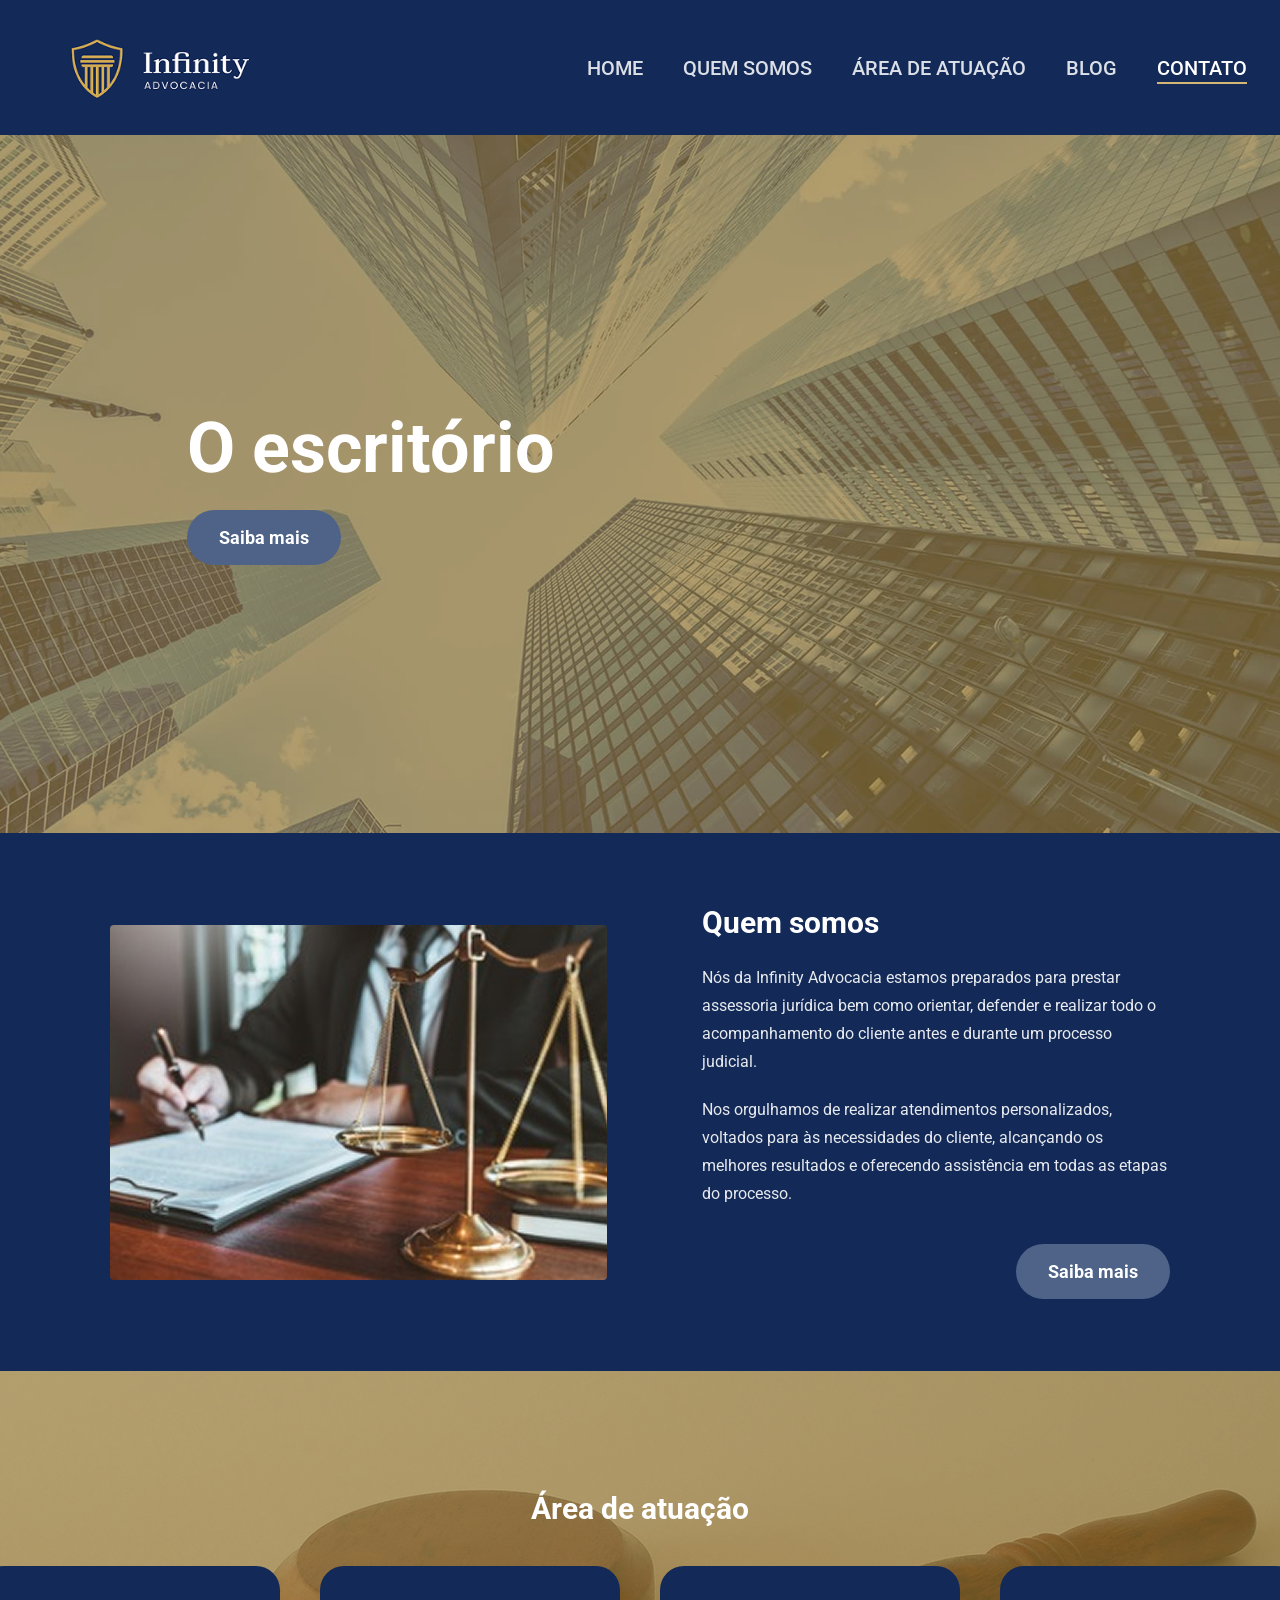
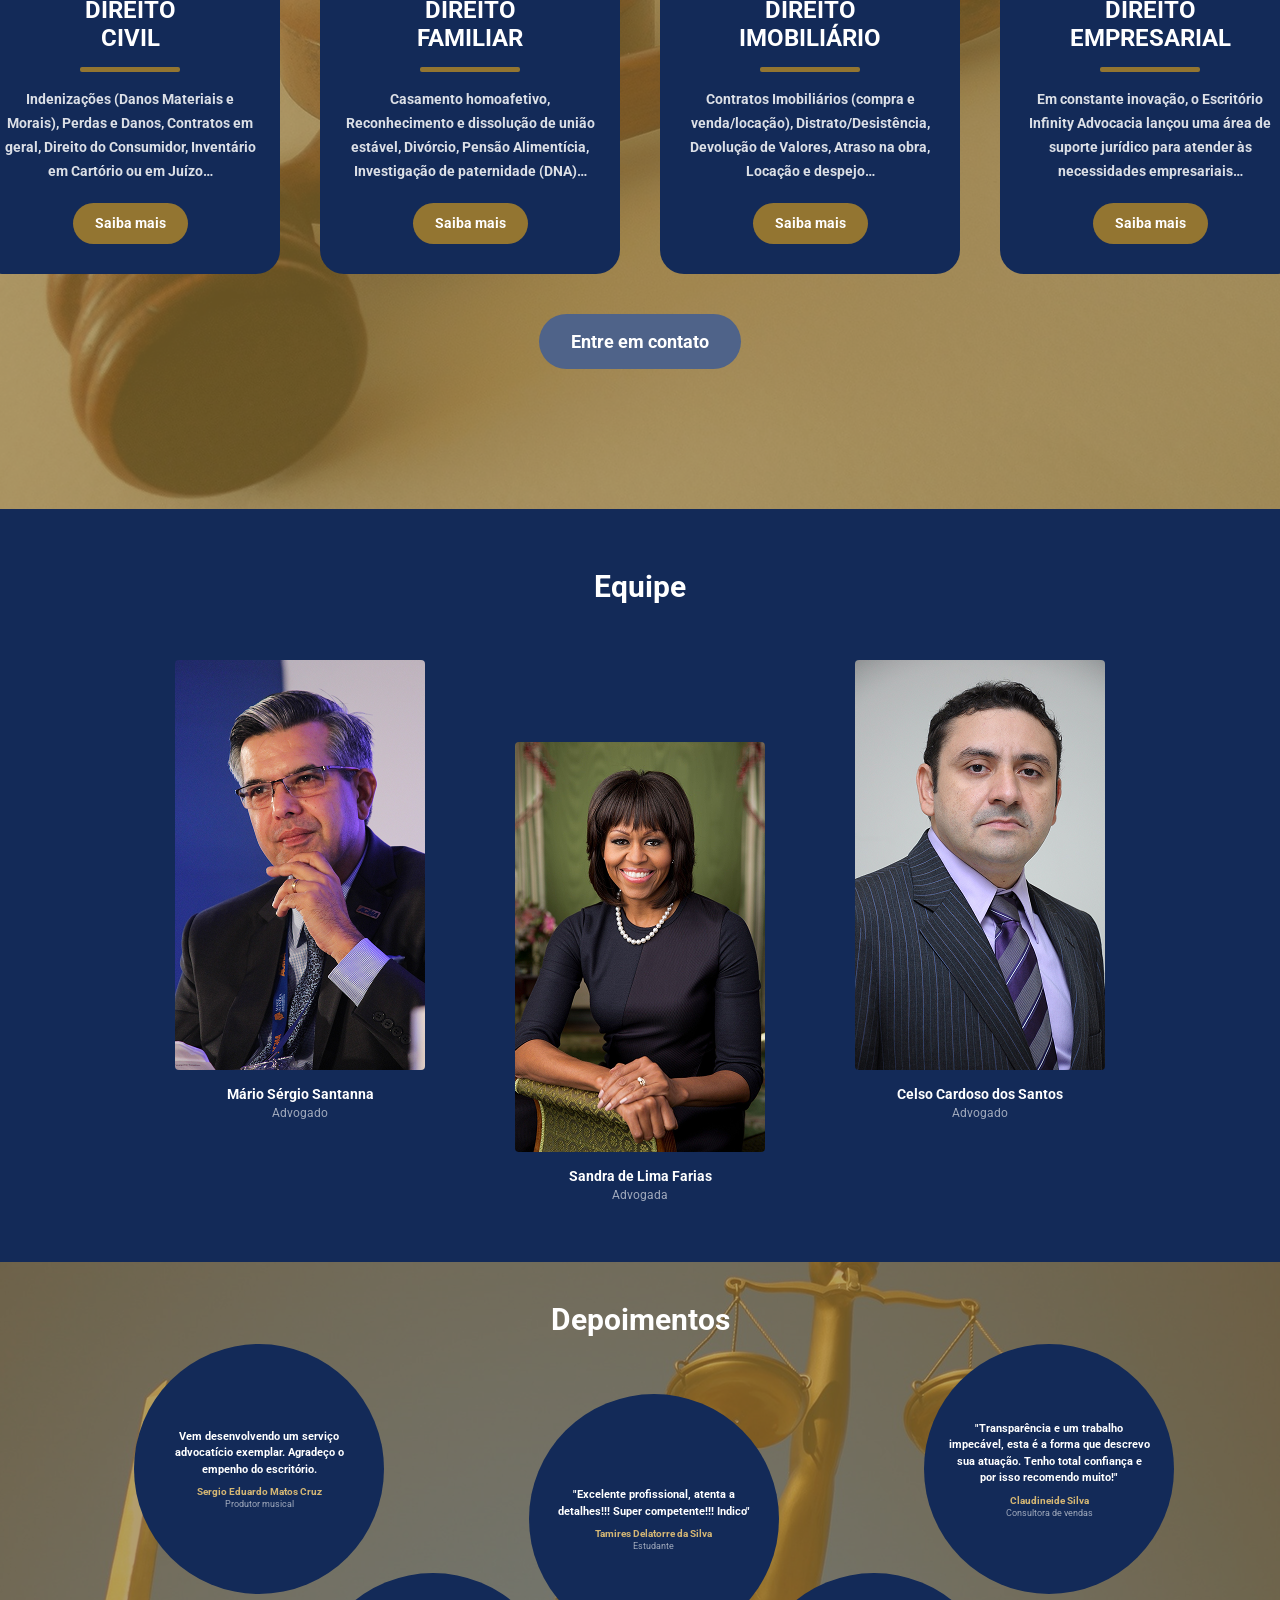
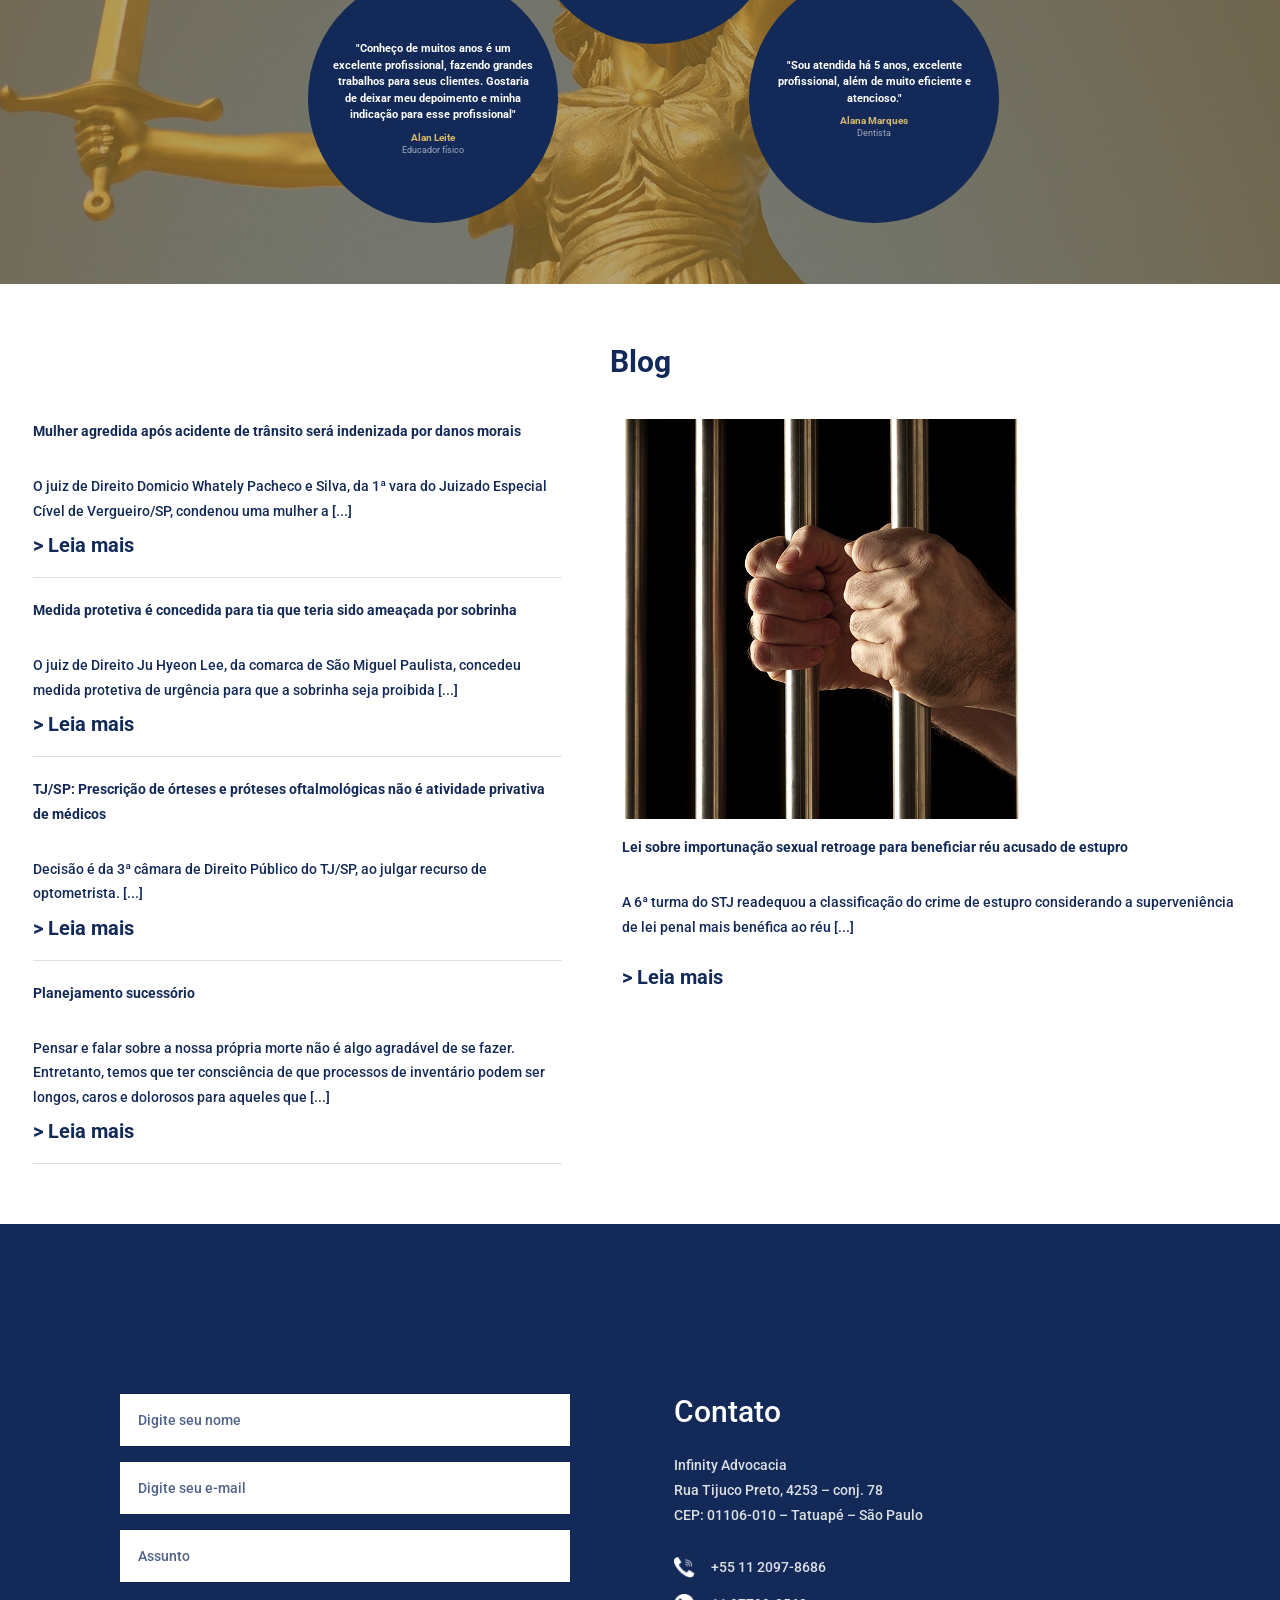
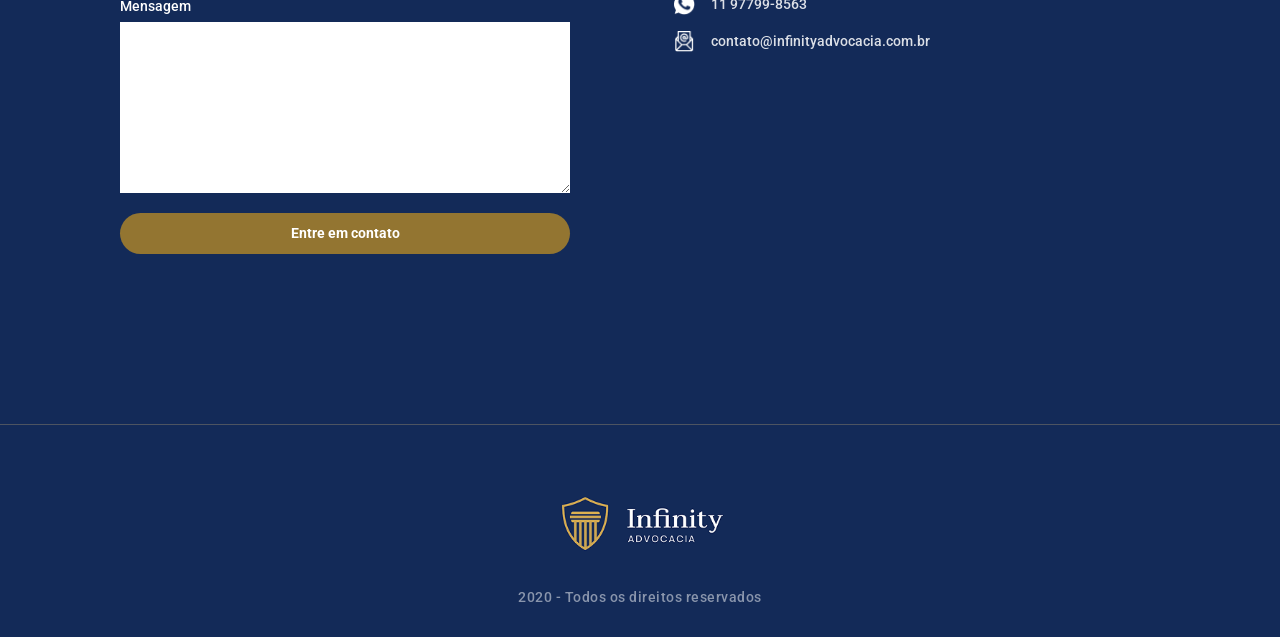
<file: index.html>
<!DOCTYPE html>
<html lang="pt-BR">
<head>
  <meta charset="UTF-8" />
  <meta name="viewport" content="width=device-width, initial-scale=1.0" />
  <title>Infinity Advocacia</title>
  <link rel="preconnect" href="https://fonts.googleapis.com" />
  <link rel="preconnect" href="https://fonts.gstatic.com" crossorigin />
  <link href="https://fonts.googleapis.com/css2?family=Roboto:wght@400;500;700&display=swap" rel="stylesheet" />
  <link rel="stylesheet" href="css/style.css" />
</head>
<body>

  <!-- ═══════════════════════════════════════
       HEADER / NAV
  ═══════════════════════════════════════ -->
  <header class="header" id="home">
    <div class="nav-inner">
      <a href="#home" class="logo">
        <img src="assets/Infinity-Advocacia_logotipo_un 1.png" alt="Infinity Advocacia" />
      </a>
      <nav class="nav">
        <ul class="nav__list" id="navList">
          <li><a href="#home"       class="nav__link active">HOME</a></li>
          <li><a href="#quem-somos" class="nav__link">QUEM SOMOS</a></li>
          <li><a href="#atuacao"    class="nav__link">ÁREA DE ATUAÇÃO</a></li>
          <li><a href="#blog"       class="nav__link">BLOG</a></li>
          <li><a href="#contato"    class="nav__link">CONTATO</a></li>
        </ul>
      </nav>
      <button class="hamburger" id="hamburger" aria-label="Menu">
        <span></span><span></span><span></span>
      </button>
    </div>
  </header>

  <!-- ═══════════════════════════════════════
       HERO — "O escritório"
  ═══════════════════════════════════════ -->
  <section class="hero">
    <img src="assets/chamada principal.png" alt="" class="hero__photo" />
    <div class="hero__overlay"></div>
    <div class="hero__body">
      <h1 class="hero__title">O escritório</h1>
      <a href="#quem-somos" class="btn btn--slate">Saiba mais</a>
    </div>
  </section>

  <!-- ═══════════════════════════════════════
       QUEM SOMOS
  ═══════════════════════════════════════ -->
  <section class="about" id="quem-somos">
    <div class="about-inner">
      <div class="about__image">
        <img src="assets/rsssaaaqw 1.png" alt="Advogado com balança da justiça" />
      </div>
      <div class="about__content">
        <h2 class="section-heading">Quem somos</h2>
        <p>
          Nós da Infinity Advocacia estamos preparados para prestar assessoria jurídica bem como
          orientar, defender e realizar todo o acompanhamento do cliente antes e durante um processo
          judicial.
        </p>
        <p>
          Nos orgulhamos de realizar atendimentos personalizados, voltados para às necessidades do
          cliente, alcançando os melhores resultados e oferecendo assistência em todas as etapas
          do processo.
        </p>
        <a href="#contato" class="btn btn--slate">Saiba mais</a>
      </div>
    </div>
  </section>

  <!-- ═══════════════════════════════════════
       ÁREA DE ATUAÇÃO
  ═══════════════════════════════════════ -->
  <section class="services" id="atuacao">
    <img src="assets/Serviços.png" alt="" class="services__photo" />
    <div class="services__overlay"></div>
    <div class="services__body">
      <h2 class="section-heading section-heading--white">Área de atuação</h2>

      <div class="cards">

        <div class="card">
          <h3 class="card__title">DIREITO<br>CIVIL</h3>
          <div class="card__line"></div>
          <p class="card__text">
            Indenizações (Danos Materiais e Morais), Perdas e Danos, Contratos em geral,
            Direito do Consumidor, Inventário em Cartório ou em Juízo…
          </p>
          <a href="areas/direito-civil.html" class="btn btn--gold card__btn">Saiba mais</a>
        </div>

        <div class="card">
          <h3 class="card__title">DIREITO<br>FAMILIAR</h3>
          <div class="card__line"></div>
          <p class="card__text">
            Casamento homoafetivo, Reconhecimento e dissolução de união estável, Divórcio,
            Pensão Alimentícia, Investigação de paternidade (DNA)…
          </p>
          <a href="areas/direito-familiar.html" class="btn btn--gold card__btn">Saiba mais</a>
        </div>

        <div class="card">
          <h3 class="card__title">DIREITO<br>IMOBILIÁRIO</h3>
          <div class="card__line"></div>
          <p class="card__text">
            Contratos Imobiliários (compra e venda/locação), Distrato/Desistência,
            Devolução de Valores, Atraso na obra, Locação e despejo…
          </p>
          <a href="areas/direito-imobiliario.html" class="btn btn--gold card__btn">Saiba mais</a>
        </div>

        <div class="card">
          <h3 class="card__title">DIREITO<br>EMPRESARIAL</h3>
          <div class="card__line"></div>
          <p class="card__text">
            Em constante inovação, o Escritório Infinity Advocacia lançou uma área de suporte
            jurídico para atender às necessidades empresariais…
          </p>
          <a href="areas/direito-empresarial.html" class="btn btn--gold card__btn">Saiba mais</a>
        </div>

      </div>

      <a href="#contato" class="btn btn--slate services__cta">Entre em contato</a>
    </div>
  </section>

  <!-- ═══════════════════════════════════════
       EQUIPE
  ═══════════════════════════════════════ -->
  <section class="team" id="equipe">
    <h2 class="section-heading section-heading--white">Equipe</h2>

    <div class="team__grid">

      <div class="team-member">
        <img src="assets/Rectangle 13.png" alt="Mário Sérgio Santanna" class="team-member__photo" />
        <p class="team-member__name">Mário Sérgio Santanna</p>
        <p class="team-member__role">Advogado</p>
      </div>

      <div class="team-member team-member--lower">
        <img src="assets/Rectangle 15.png" alt="Sandra de Lima Farias" class="team-member__photo" />
        <p class="team-member__name">Sandra de Lima Farias</p>
        <p class="team-member__role">Advogada</p>
      </div>

      <div class="team-member">
        <img src="assets/Rectangle 14.png" alt="Celso Cardoso dos Santos" class="team-member__photo" />
        <p class="team-member__name">Celso Cardoso dos Santos</p>
        <p class="team-member__role">Advogado</p>
      </div>

    </div>
  </section>

  <!-- ═══════════════════════════════════════
       DEPOIMENTOS
  ═══════════════════════════════════════ -->
  <section class="testimonials">
    <img src="assets/Depoimentos de clientes.png" alt="" class="testimonials__photo" />
    <div class="testimonials__overlay"></div>
    <div class="testimonials__body">
      <h2 class="section-heading section-heading--white">Depoimentos</h2>

      <div class="bubbles">
        <div class="bubble bubble--1">
          <p>Vem desenvolvendo um serviço advocatício exemplar. Agradeço o empenho do escritório.</p>
          <span class="bubble__author">Sergio Eduardo Matos Cruz</span>
          <span class="bubble__role">Produtor musical</span>
        </div>

        <div class="bubble bubble--2">
          <p>"Conheço de muitos anos é um excelente profissional, fazendo grandes trabalhos para seus clientes. Gostaria de deixar meu depoimento e minha indicação para esse profissional"</p>
          <span class="bubble__author">Alan Leite</span>
          <span class="bubble__role">Educador físico</span>
        </div>

        <div class="bubble bubble--3">
          <p>"Excelente profissional, atenta a detalhes!!! Super competente!!! Indico"</p>
          <span class="bubble__author">Tamires Delatorre da Silva</span>
          <span class="bubble__role">Estudante</span>
        </div>

        <div class="bubble bubble--4">
          <p>"Sou atendida há 5 anos, excelente profissional, além de muito eficiente e atencioso."</p>
          <span class="bubble__author">Alana Marques</span>
          <span class="bubble__role">Dentista</span>
        </div>

        <div class="bubble bubble--5">
          <p>"Transparência e um trabalho impecável, esta é a forma que descrevo sua atuação. Tenho total confiança e por isso recomendo muito!"</p>
          <span class="bubble__author">Claudineide Silva</span>
          <span class="bubble__role">Consultora de vendas</span>
        </div>
      </div>
    </div>
  </section>

  <!-- ═══════════════════════════════════════
       BLOG
  ═══════════════════════════════════════ -->
  <section class="blog" id="blog">
    <div class="blog__inner">
      <h2 class="section-heading section-heading--navy">Blog</h2>

      <div class="blog__columns">

        <div class="blog__articles">

          <article class="article">
            <p class="article__text">
              <strong>Mulher agredida após acidente de trânsito será indenizada por danos morais</strong><br>
              O juiz de Direito Domicio Whately Pacheco e Silva, da 1ª vara do Juizado Especial Cível
              de Vergueiro/SP, condenou uma mulher a [...]
            </p>
            <a href="blog/mulher-agredida.html" class="article__link">&gt; Leia mais</a>
          </article>

          <article class="article">
            <p class="article__text">
              <strong>Medida protetiva é concedida para tia que teria sido ameaçada por sobrinha</strong><br>
              O juiz de Direito Ju Hyeon Lee, da comarca de São Miguel Paulista, concedeu medida
              protetiva de urgência para que a sobrinha seja proibida [...]
            </p>
            <a href="blog/medida-protetiva.html" class="article__link">&gt; Leia mais</a>
          </article>

          <article class="article">
            <p class="article__text">
              <strong>TJ/SP: Prescrição de órteses e próteses oftalmológicas não é atividade privativa de médicos</strong><br>
              Decisão é da 3ª câmara de Direito Público do TJ/SP, ao julgar recurso de optometrista. [...]
            </p>
            <a href="blog/tj-sp-orteses.html" class="article__link">&gt; Leia mais</a>
          </article>

          <article class="article">
            <p class="article__text">
              <strong>Planejamento sucessório</strong><br>
              Pensar e falar sobre a nossa própria morte não é algo agradável de se fazer. Entretanto,
              temos que ter consciência de que processos de inventário podem ser longos, caros e
              dolorosos para aqueles que [...]
            </p>
            <a href="blog/planejamento-sucessorio.html" class="article__link">&gt; Leia mais</a>
          </article>

        </div>

        <div class="blog__featured">
          <img src="assets/Rectangle 17.png" alt="Blog" class="blog__img" />
          <p class="article__text">
            <strong>Lei sobre importunação sexual retroage para beneficiar réu acusado de estupro</strong><br>
            A 6ª turma do STJ readequou a classificação do crime de estupro considerando a
            superveniência de lei penal mais benéfica ao réu [...]
          </p>
          <a href="blog/lei-importunacao-sexual.html" class="article__link">&gt; Leia mais</a>
        </div>

      </div>
    </div>
  </section>

  <!-- ═══════════════════════════════════════
       CONTATO
  ═══════════════════════════════════════ -->
  <section class="contact" id="contato">
    <div class="contact__inner">

      <div class="contact__form-col">
        <form class="contact-form" onsubmit="return false;">
          <div class="form-field-wrap">
            <input type="text" class="form-input" placeholder="Digite seu nome" />
          </div>
          <div class="form-field-wrap">
            <input type="email" class="form-input" placeholder="Digite seu e-mail" />
          </div>
          <div class="form-field-wrap">
            <input type="text" class="form-input" placeholder="Assunto" />
          </div>
          <p class="form-label">Mensagem</p>
          <div class="form-field-wrap">
            <textarea class="form-input form-input--textarea" rows="5"></textarea>
          </div>
          <button type="submit" class="btn btn--gold">Entre em contato</button>
        </form>
      </div>

      <div class="contact__info-col">
        <h2 class="section-heading section-heading--white">Contato</h2>

        <p class="contact__address">
          Infinity Advocacia<br>
          Rua Tijuco Preto, 4253 – conj. 78<br>
          CEP: 01106-010 – Tatuapé – São Paulo
        </p>

        <div class="contact__item">
          <img src="assets/phone 1.png" alt="Telefone" class="contact__icon" />
          <span>+55 11 2097-8686</span>
        </div>
        <div class="contact__item">
          <img src="assets/whatsapp 1.png" alt="WhatsApp" class="contact__icon" />
          <span>11 97799-8563</span>
        </div>
        <div class="contact__item">
          <img src="assets/mail 1.png" alt="E-mail" class="contact__icon" />
          <span>contato@infinityadvocacia.com.br</span>
        </div>
      </div>

    </div>
  </section>

  <!-- ═══════════════════════════════════════
       FOOTER
  ═══════════════════════════════════════ -->
  <footer class="footer">
    <img src="assets/Infinity-Advocacia_logotipo_un 2.png" alt="Infinity Advocacia" class="footer__logo" />
    <p class="footer__copy">2020 - Todos os direitos reservados</p>
  </footer>

  <script src="js/main.js"></script>
</body>
</html>
</file>
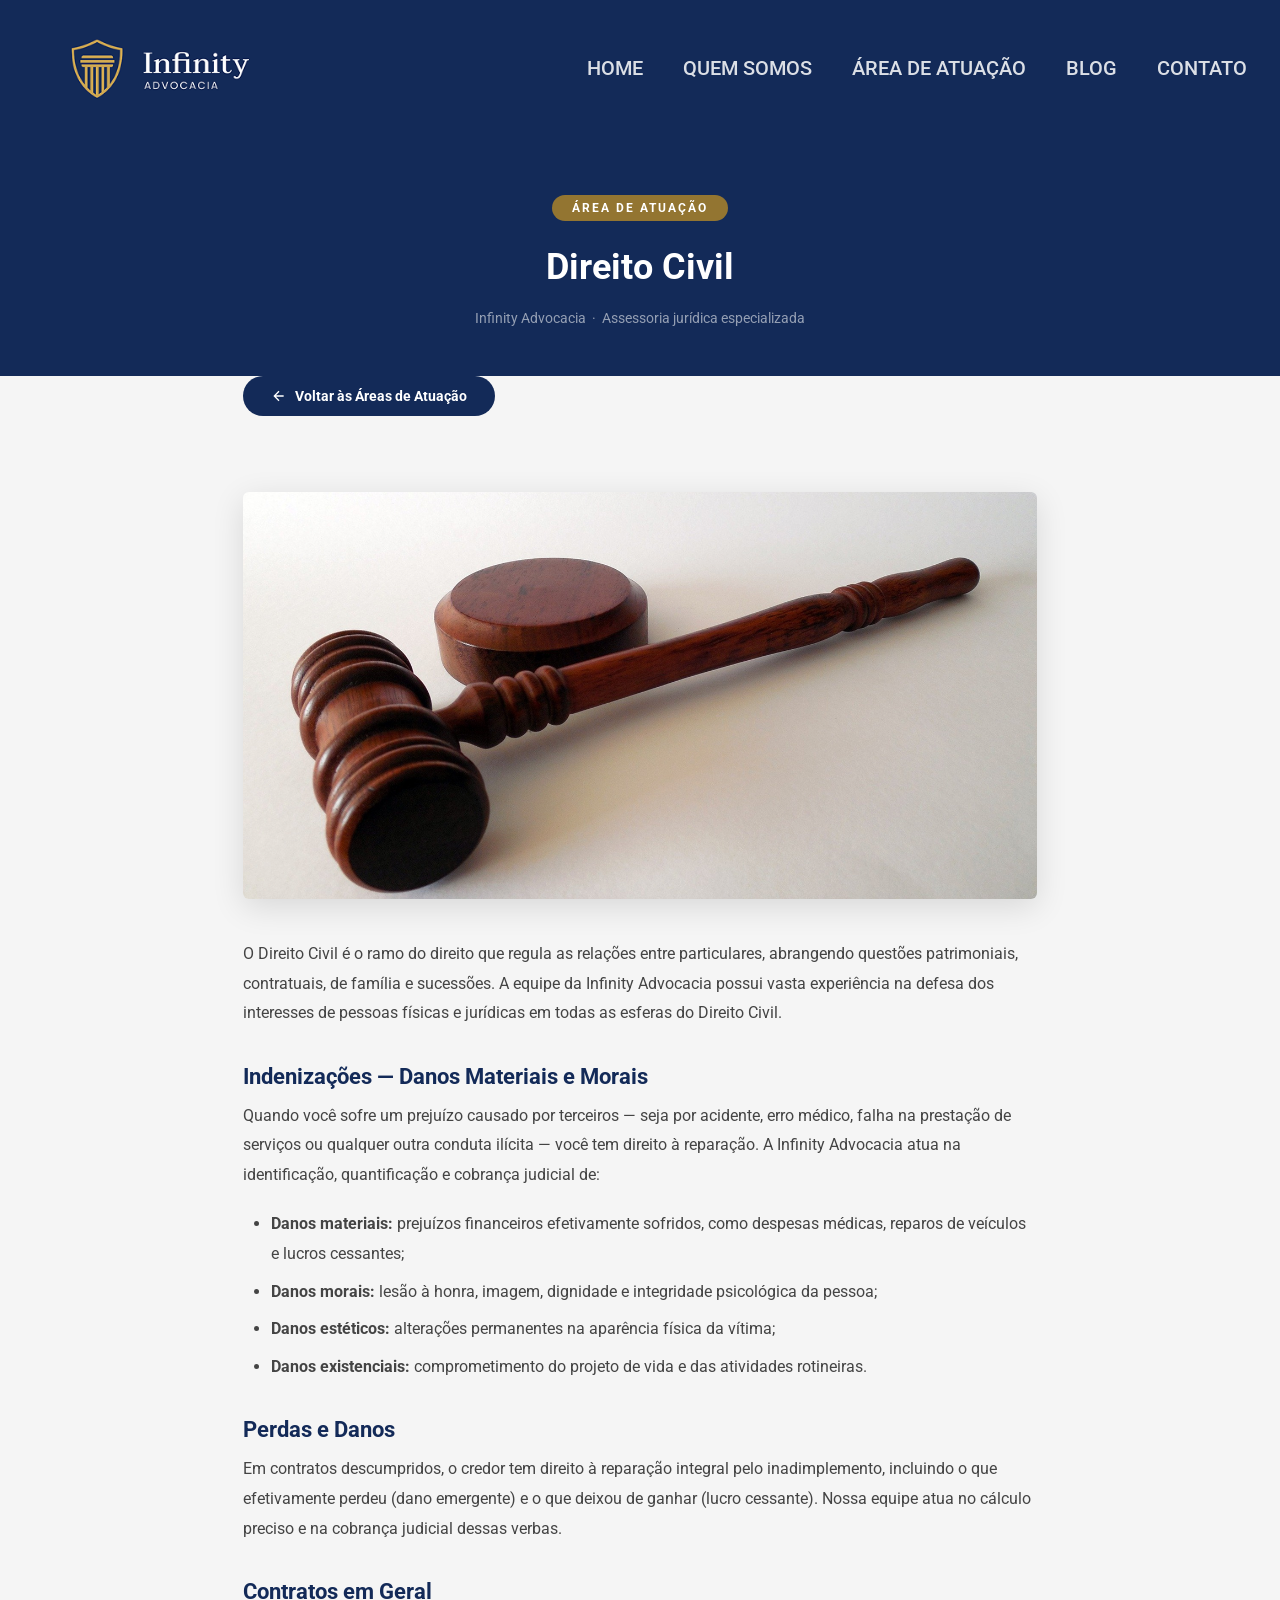
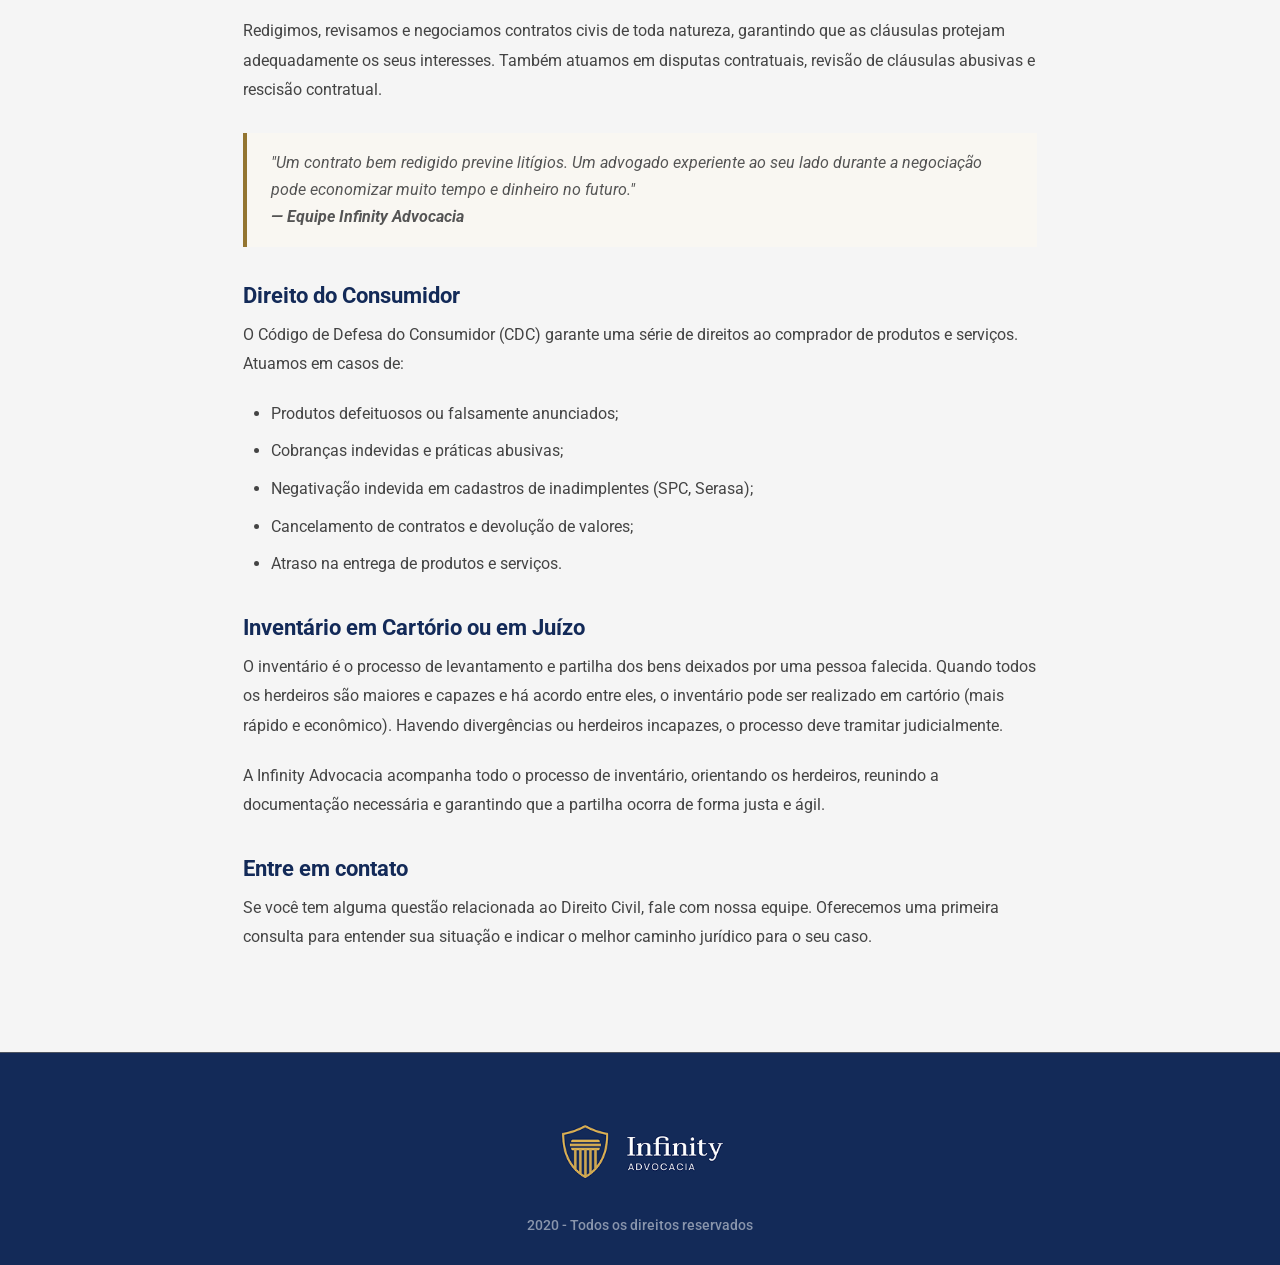
<file: areas/direito-civil.html>
<!DOCTYPE html>
<html lang="pt-BR">
<head>
  <meta charset="UTF-8" />
  <meta name="viewport" content="width=device-width, initial-scale=1.0" />
  <title>Direito Civil — Infinity Advocacia</title>
  <link rel="stylesheet" href="../blog/artigo.css" />
</head>
<body>

  <header class="header">
    <div class="nav-inner">
      <a href="../index.html" class="logo">
        <img src="../assets/Infinity-Advocacia_logotipo_un 1.png" alt="Infinity Advocacia" />
      </a>
      <nav>
        <ul class="nav__list" id="navList">
          <li><a href="../index.html#home"       class="nav__link">HOME</a></li>
          <li><a href="../index.html#quem-somos" class="nav__link">QUEM SOMOS</a></li>
          <li><a href="../index.html#atuacao"    class="nav__link active">ÁREA DE ATUAÇÃO</a></li>
          <li><a href="../index.html#blog"       class="nav__link">BLOG</a></li>
          <li><a href="../index.html#contato"    class="nav__link">CONTATO</a></li>
        </ul>
      </nav>
      <button class="hamburger" id="hamburger" aria-label="Menu">
        <span></span><span></span><span></span>
      </button>
    </div>
  </header>

  <section class="article-hero">
    <span class="article-hero__tag">Área de Atuação</span>
    <h1 class="article-hero__title">Direito Civil</h1>
    <p class="article-hero__meta">Infinity Advocacia &nbsp;·&nbsp; Assessoria jurídica especializada</p>
  </section>

  <div class="back-wrap">
    <a href="../index.html#atuacao" class="btn-back">
      <svg viewBox="0 0 24 24" fill="none" stroke="currentColor" stroke-width="2"><path d="M19 12H5M12 5l-7 7 7 7"/></svg>
      Voltar às Áreas de Atuação
    </a>
  </div>

  <main class="article-wrap">
    <img src="../assets/Serviços.png" alt="Direito Civil" class="article-img" />

    <div class="article-body">
      <p>
        O Direito Civil é o ramo do direito que regula as relações entre particulares, abrangendo questões patrimoniais, contratuais, de família e sucessões. A equipe da Infinity Advocacia possui vasta experiência na defesa dos interesses de pessoas físicas e jurídicas em todas as esferas do Direito Civil.
      </p>

      <h2>Indenizações — Danos Materiais e Morais</h2>
      <p>
        Quando você sofre um prejuízo causado por terceiros — seja por acidente, erro médico, falha na prestação de serviços ou qualquer outra conduta ilícita — você tem direito à reparação. A Infinity Advocacia atua na identificação, quantificação e cobrança judicial de:
      </p>
      <ul>
        <li><strong>Danos materiais:</strong> prejuízos financeiros efetivamente sofridos, como despesas médicas, reparos de veículos e lucros cessantes;</li>
        <li><strong>Danos morais:</strong> lesão à honra, imagem, dignidade e integridade psicológica da pessoa;</li>
        <li><strong>Danos estéticos:</strong> alterações permanentes na aparência física da vítima;</li>
        <li><strong>Danos existenciais:</strong> comprometimento do projeto de vida e das atividades rotineiras.</li>
      </ul>

      <h2>Perdas e Danos</h2>
      <p>
        Em contratos descumpridos, o credor tem direito à reparação integral pelo inadimplemento, incluindo o que efetivamente perdeu (dano emergente) e o que deixou de ganhar (lucro cessante). Nossa equipe atua no cálculo preciso e na cobrança judicial dessas verbas.
      </p>

      <h2>Contratos em Geral</h2>
      <p>
        Redigimos, revisamos e negociamos contratos civis de toda natureza, garantindo que as cláusulas protejam adequadamente os seus interesses. Também atuamos em disputas contratuais, revisão de cláusulas abusivas e rescisão contratual.
      </p>
      <blockquote>
        "Um contrato bem redigido previne litígios. Um advogado experiente ao seu lado durante a negociação pode economizar muito tempo e dinheiro no futuro."
        <br/><strong>— Equipe Infinity Advocacia</strong>
      </blockquote>

      <h2>Direito do Consumidor</h2>
      <p>
        O Código de Defesa do Consumidor (CDC) garante uma série de direitos ao comprador de produtos e serviços. Atuamos em casos de:
      </p>
      <ul>
        <li>Produtos defeituosos ou falsamente anunciados;</li>
        <li>Cobranças indevidas e práticas abusivas;</li>
        <li>Negativação indevida em cadastros de inadimplentes (SPC, Serasa);</li>
        <li>Cancelamento de contratos e devolução de valores;</li>
        <li>Atraso na entrega de produtos e serviços.</li>
      </ul>

      <h2>Inventário em Cartório ou em Juízo</h2>
      <p>
        O inventário é o processo de levantamento e partilha dos bens deixados por uma pessoa falecida. Quando todos os herdeiros são maiores e capazes e há acordo entre eles, o inventário pode ser realizado em cartório (mais rápido e econômico). Havendo divergências ou herdeiros incapazes, o processo deve tramitar judicialmente.
      </p>
      <p>
        A Infinity Advocacia acompanha todo o processo de inventário, orientando os herdeiros, reunindo a documentação necessária e garantindo que a partilha ocorra de forma justa e ágil.
      </p>

      <h2>Entre em contato</h2>
      <p>
        Se você tem alguma questão relacionada ao Direito Civil, fale com nossa equipe. Oferecemos uma primeira consulta para entender sua situação e indicar o melhor caminho jurídico para o seu caso.
      </p>
    </div>
  </main>

  <footer class="footer">
    <img src="../assets/Infinity-Advocacia_logotipo_un 2.png" alt="Infinity Advocacia" class="footer__logo" />
    <p class="footer__copy">2020 - Todos os direitos reservados</p>
  </footer>

  <script>
    const h = document.getElementById('hamburger');
    const n = document.getElementById('navList');
    h.addEventListener('click', () => { n.classList.toggle('open'); h.classList.toggle('open'); });
  </script>
</body>
</html>
</file>
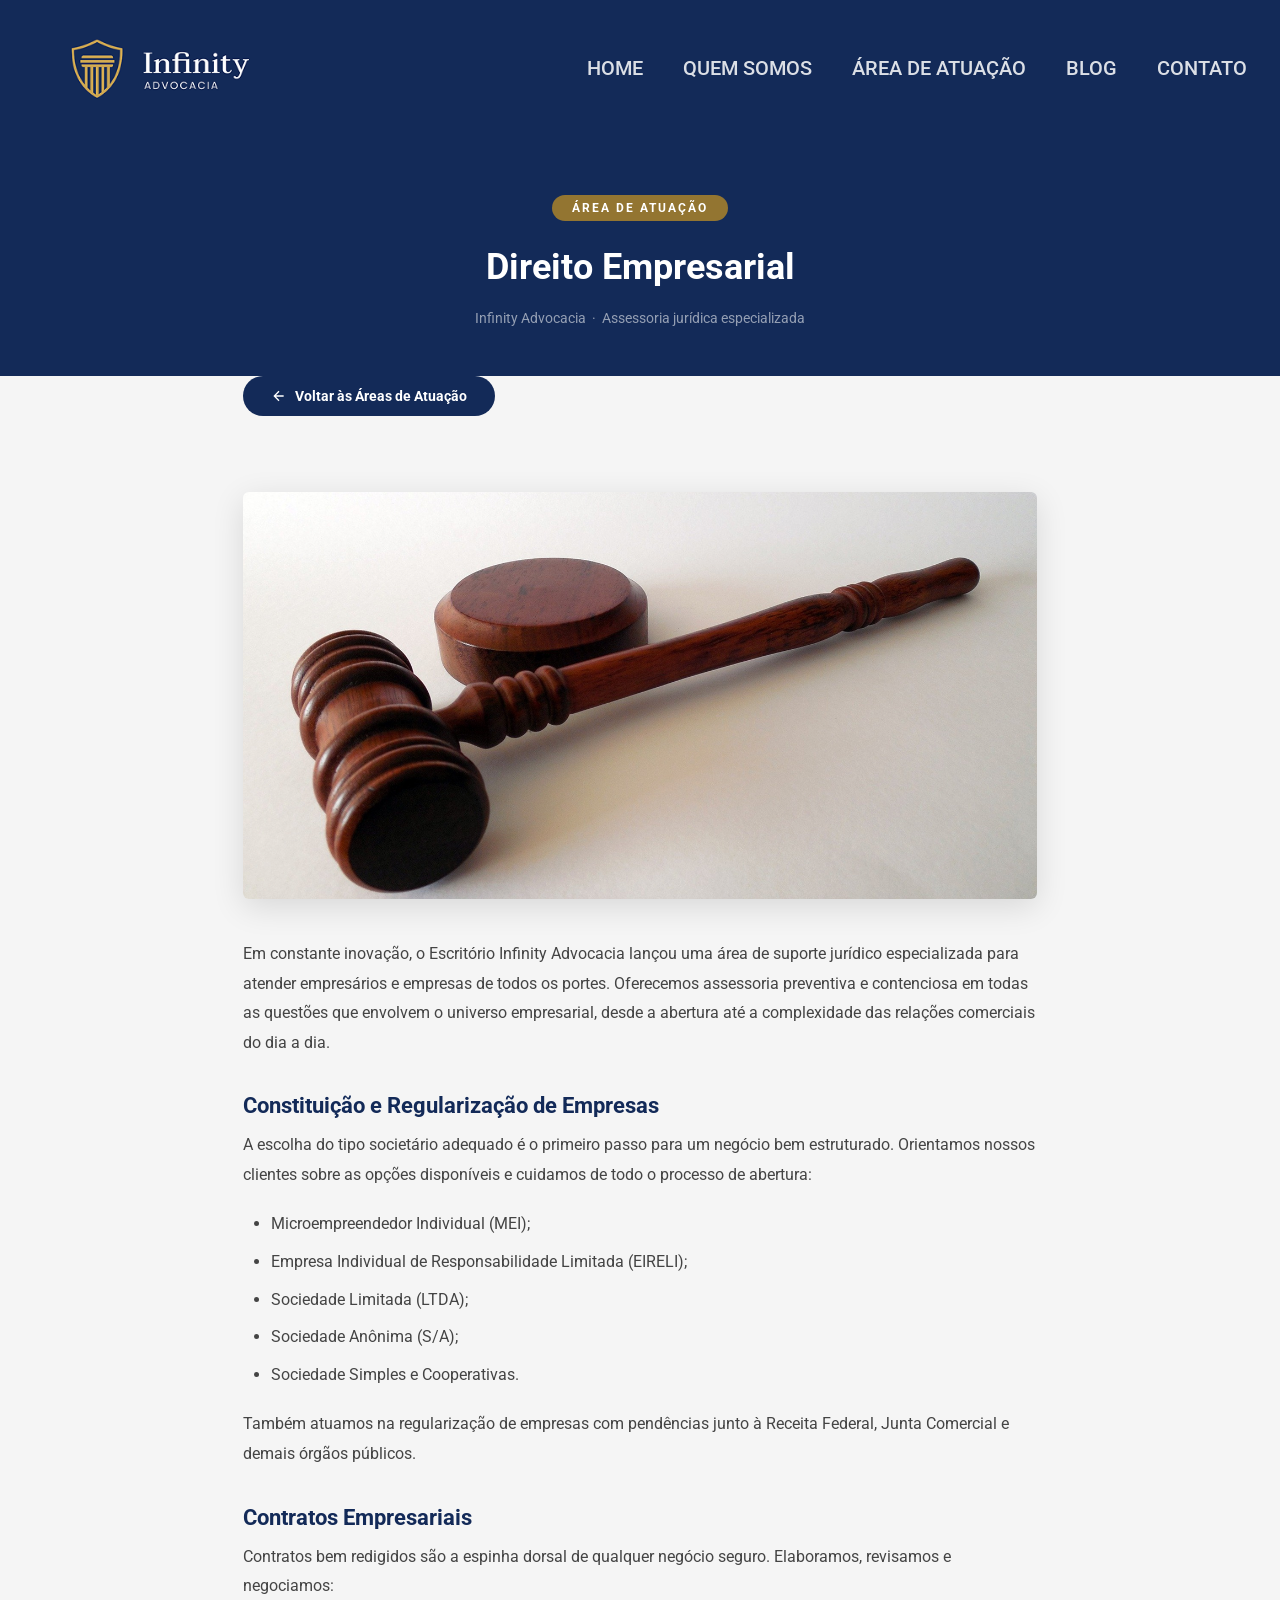
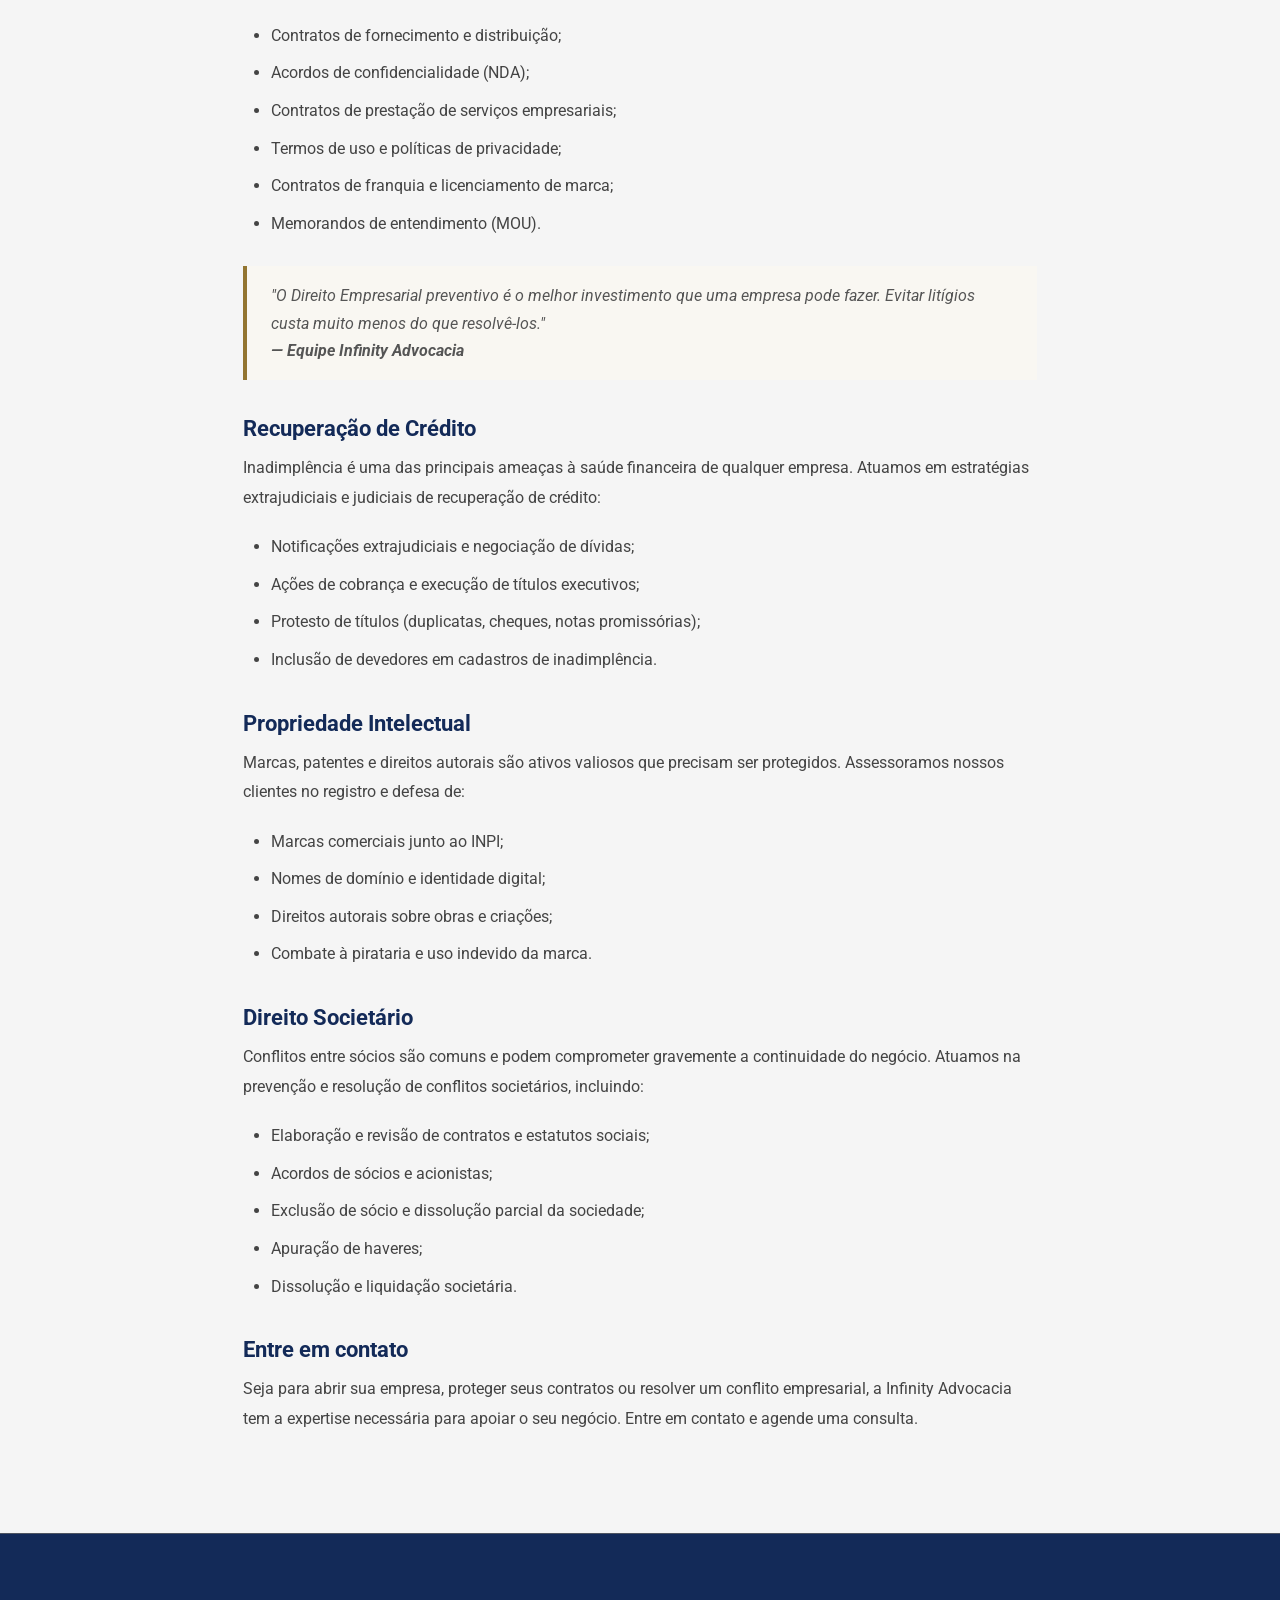
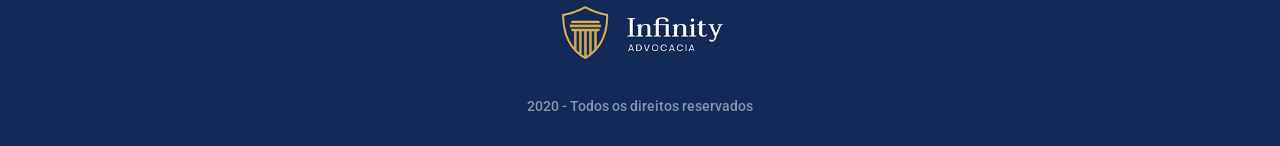
<file: areas/direito-empresarial.html>
<!DOCTYPE html>
<html lang="pt-BR">
<head>
  <meta charset="UTF-8" />
  <meta name="viewport" content="width=device-width, initial-scale=1.0" />
  <title>Direito Empresarial — Infinity Advocacia</title>
  <link rel="stylesheet" href="../blog/artigo.css" />
</head>
<body>

  <header class="header">
    <div class="nav-inner">
      <a href="../index.html" class="logo">
        <img src="../assets/Infinity-Advocacia_logotipo_un 1.png" alt="Infinity Advocacia" />
      </a>
      <nav>
        <ul class="nav__list" id="navList">
          <li><a href="../index.html#home"       class="nav__link">HOME</a></li>
          <li><a href="../index.html#quem-somos" class="nav__link">QUEM SOMOS</a></li>
          <li><a href="../index.html#atuacao"    class="nav__link active">ÁREA DE ATUAÇÃO</a></li>
          <li><a href="../index.html#blog"       class="nav__link">BLOG</a></li>
          <li><a href="../index.html#contato"    class="nav__link">CONTATO</a></li>
        </ul>
      </nav>
      <button class="hamburger" id="hamburger" aria-label="Menu">
        <span></span><span></span><span></span>
      </button>
    </div>
  </header>

  <section class="article-hero">
    <span class="article-hero__tag">Área de Atuação</span>
    <h1 class="article-hero__title">Direito Empresarial</h1>
    <p class="article-hero__meta">Infinity Advocacia &nbsp;·&nbsp; Assessoria jurídica especializada</p>
  </section>

  <div class="back-wrap">
    <a href="../index.html#atuacao" class="btn-back">
      <svg viewBox="0 0 24 24" fill="none" stroke="currentColor" stroke-width="2"><path d="M19 12H5M12 5l-7 7 7 7"/></svg>
      Voltar às Áreas de Atuação
    </a>
  </div>

  <main class="article-wrap">
    <img src="../assets/Serviços.png" alt="Direito Empresarial" class="article-img" />

    <div class="article-body">
      <p>
        Em constante inovação, o Escritório Infinity Advocacia lançou uma área de suporte jurídico especializada para atender empresários e empresas de todos os portes. Oferecemos assessoria preventiva e contenciosa em todas as questões que envolvem o universo empresarial, desde a abertura até a complexidade das relações comerciais do dia a dia.
      </p>

      <h2>Constituição e Regularização de Empresas</h2>
      <p>
        A escolha do tipo societário adequado é o primeiro passo para um negócio bem estruturado. Orientamos nossos clientes sobre as opções disponíveis e cuidamos de todo o processo de abertura:
      </p>
      <ul>
        <li>Microempreendedor Individual (MEI);</li>
        <li>Empresa Individual de Responsabilidade Limitada (EIRELI);</li>
        <li>Sociedade Limitada (LTDA);</li>
        <li>Sociedade Anônima (S/A);</li>
        <li>Sociedade Simples e Cooperativas.</li>
      </ul>
      <p>
        Também atuamos na regularização de empresas com pendências junto à Receita Federal, Junta Comercial e demais órgãos públicos.
      </p>

      <h2>Contratos Empresariais</h2>
      <p>
        Contratos bem redigidos são a espinha dorsal de qualquer negócio seguro. Elaboramos, revisamos e negociamos:
      </p>
      <ul>
        <li>Contratos de fornecimento e distribuição;</li>
        <li>Acordos de confidencialidade (NDA);</li>
        <li>Contratos de prestação de serviços empresariais;</li>
        <li>Termos de uso e políticas de privacidade;</li>
        <li>Contratos de franquia e licenciamento de marca;</li>
        <li>Memorandos de entendimento (MOU).</li>
      </ul>

      <blockquote>
        "O Direito Empresarial preventivo é o melhor investimento que uma empresa pode fazer. Evitar litígios custa muito menos do que resolvê-los."
        <br/><strong>— Equipe Infinity Advocacia</strong>
      </blockquote>

      <h2>Recuperação de Crédito</h2>
      <p>
        Inadimplência é uma das principais ameaças à saúde financeira de qualquer empresa. Atuamos em estratégias extrajudiciais e judiciais de recuperação de crédito:
      </p>
      <ul>
        <li>Notificações extrajudiciais e negociação de dívidas;</li>
        <li>Ações de cobrança e execução de títulos executivos;</li>
        <li>Protesto de títulos (duplicatas, cheques, notas promissórias);</li>
        <li>Inclusão de devedores em cadastros de inadimplência.</li>
      </ul>

      <h2>Propriedade Intelectual</h2>
      <p>
        Marcas, patentes e direitos autorais são ativos valiosos que precisam ser protegidos. Assessoramos nossos clientes no registro e defesa de:
      </p>
      <ul>
        <li>Marcas comerciais junto ao INPI;</li>
        <li>Nomes de domínio e identidade digital;</li>
        <li>Direitos autorais sobre obras e criações;</li>
        <li>Combate à pirataria e uso indevido da marca.</li>
      </ul>

      <h2>Direito Societário</h2>
      <p>
        Conflitos entre sócios são comuns e podem comprometer gravemente a continuidade do negócio. Atuamos na prevenção e resolução de conflitos societários, incluindo:
      </p>
      <ul>
        <li>Elaboração e revisão de contratos e estatutos sociais;</li>
        <li>Acordos de sócios e acionistas;</li>
        <li>Exclusão de sócio e dissolução parcial da sociedade;</li>
        <li>Apuração de haveres;</li>
        <li>Dissolução e liquidação societária.</li>
      </ul>

      <h2>Entre em contato</h2>
      <p>
        Seja para abrir sua empresa, proteger seus contratos ou resolver um conflito empresarial, a Infinity Advocacia tem a expertise necessária para apoiar o seu negócio. Entre em contato e agende uma consulta.
      </p>
    </div>
  </main>

  <footer class="footer">
    <img src="../assets/Infinity-Advocacia_logotipo_un 2.png" alt="Infinity Advocacia" class="footer__logo" />
    <p class="footer__copy">2020 - Todos os direitos reservados</p>
  </footer>

  <script>
    const h = document.getElementById('hamburger');
    const n = document.getElementById('navList');
    h.addEventListener('click', () => { n.classList.toggle('open'); h.classList.toggle('open'); });
  </script>
</body>
</html>
</file>
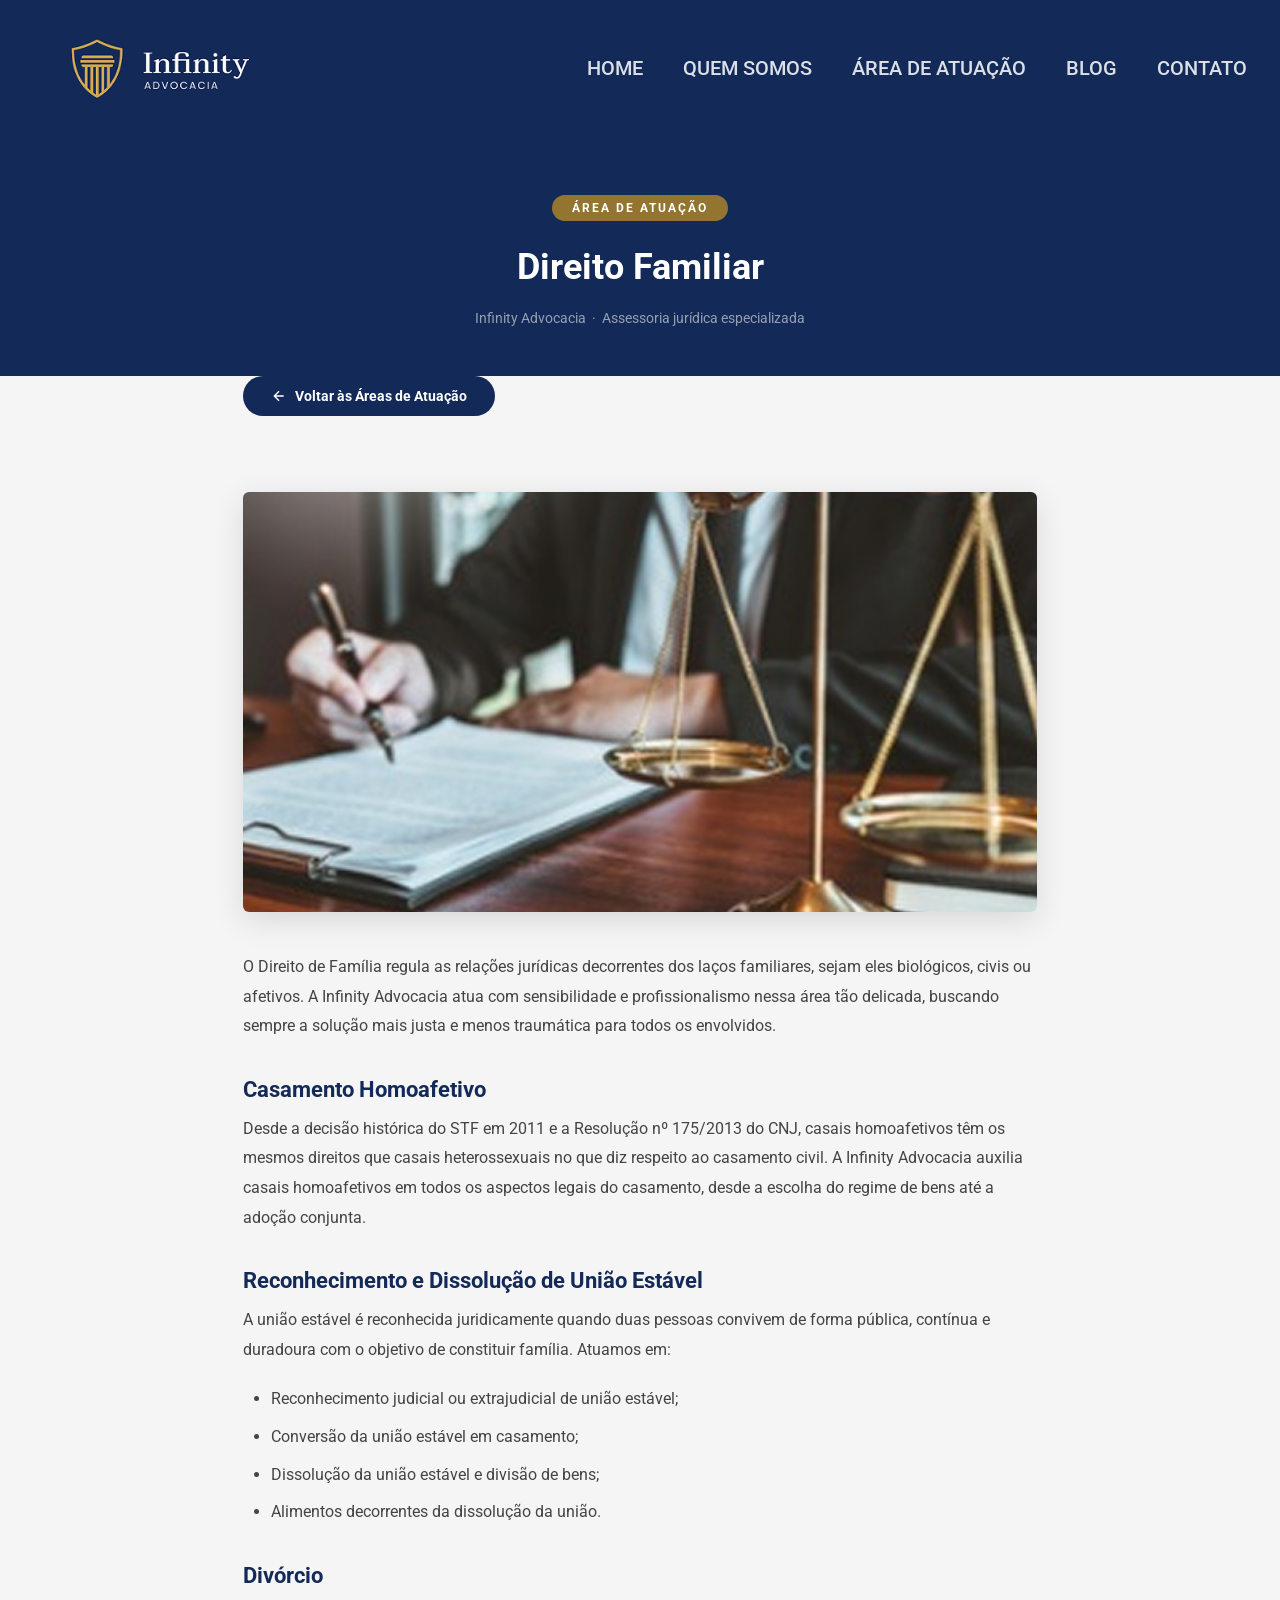
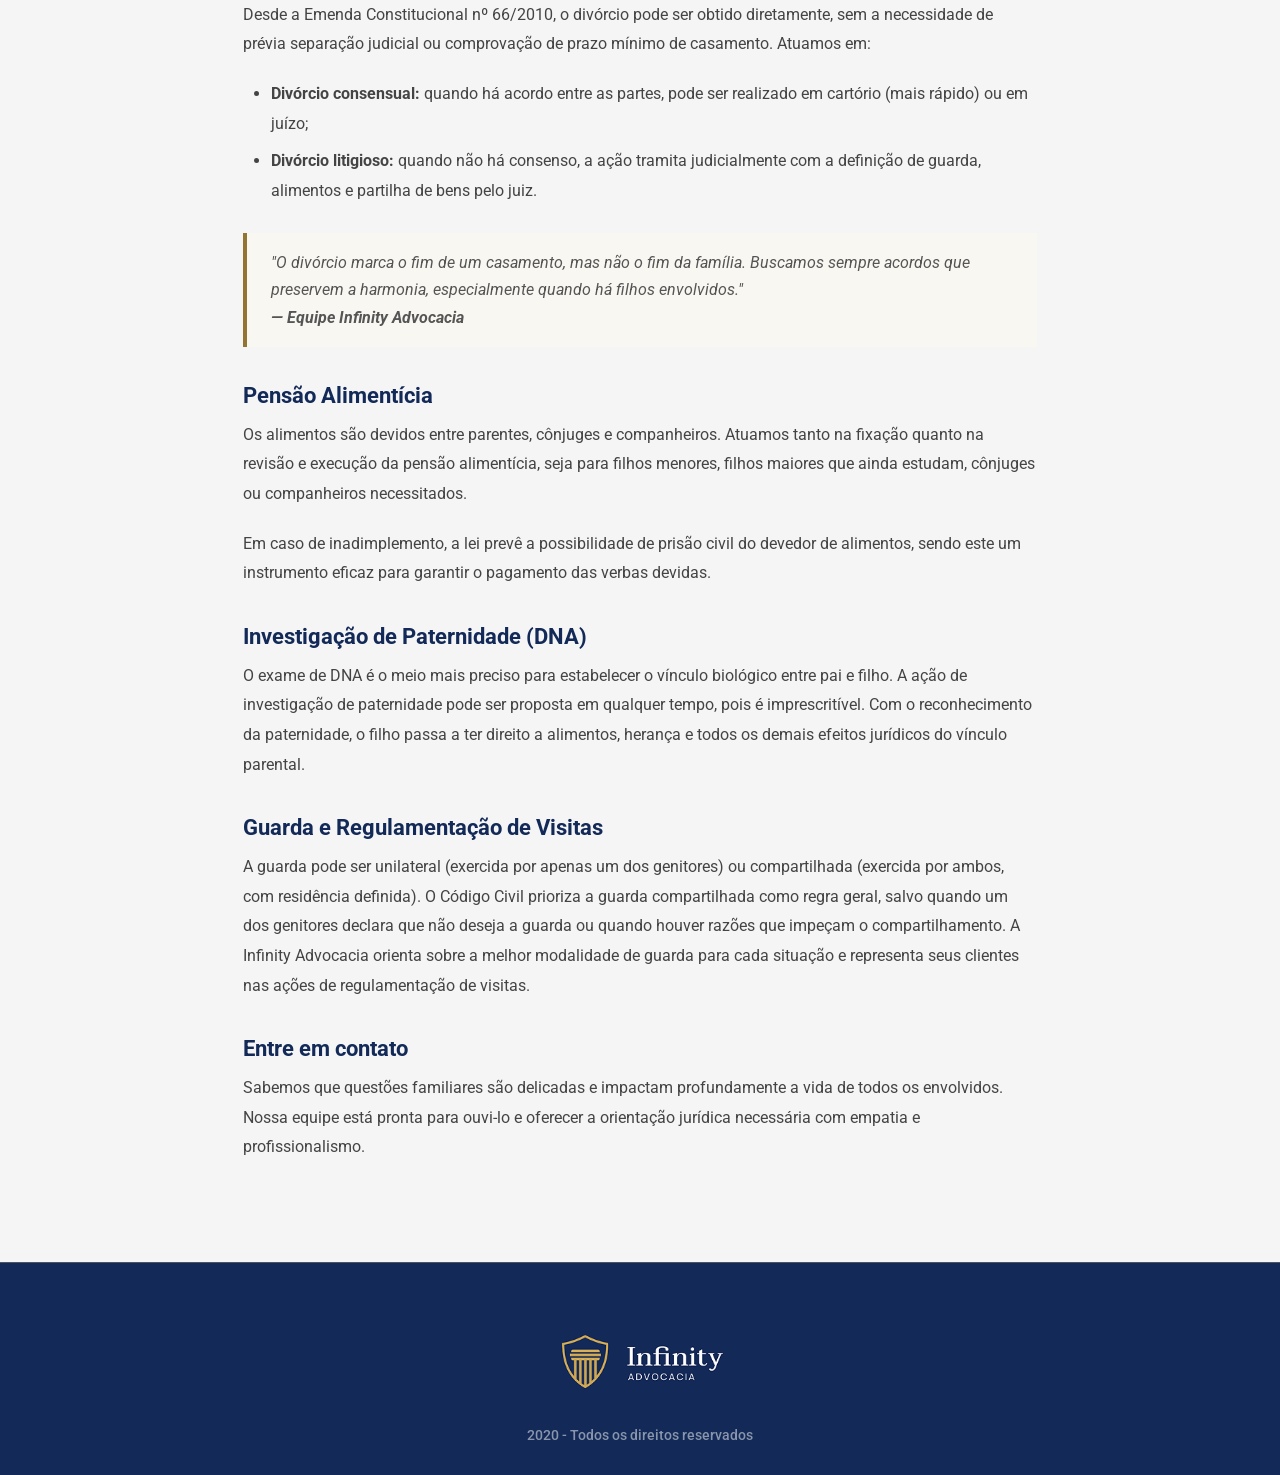
<file: areas/direito-familiar.html>
<!DOCTYPE html>
<html lang="pt-BR">
<head>
  <meta charset="UTF-8" />
  <meta name="viewport" content="width=device-width, initial-scale=1.0" />
  <title>Direito Familiar — Infinity Advocacia</title>
  <link rel="stylesheet" href="../blog/artigo.css" />
</head>
<body>

  <header class="header">
    <div class="nav-inner">
      <a href="../index.html" class="logo">
        <img src="../assets/Infinity-Advocacia_logotipo_un 1.png" alt="Infinity Advocacia" />
      </a>
      <nav>
        <ul class="nav__list" id="navList">
          <li><a href="../index.html#home"       class="nav__link">HOME</a></li>
          <li><a href="../index.html#quem-somos" class="nav__link">QUEM SOMOS</a></li>
          <li><a href="../index.html#atuacao"    class="nav__link active">ÁREA DE ATUAÇÃO</a></li>
          <li><a href="../index.html#blog"       class="nav__link">BLOG</a></li>
          <li><a href="../index.html#contato"    class="nav__link">CONTATO</a></li>
        </ul>
      </nav>
      <button class="hamburger" id="hamburger" aria-label="Menu">
        <span></span><span></span><span></span>
      </button>
    </div>
  </header>

  <section class="article-hero">
    <span class="article-hero__tag">Área de Atuação</span>
    <h1 class="article-hero__title">Direito Familiar</h1>
    <p class="article-hero__meta">Infinity Advocacia &nbsp;·&nbsp; Assessoria jurídica especializada</p>
  </section>

  <div class="back-wrap">
    <a href="../index.html#atuacao" class="btn-back">
      <svg viewBox="0 0 24 24" fill="none" stroke="currentColor" stroke-width="2"><path d="M19 12H5M12 5l-7 7 7 7"/></svg>
      Voltar às Áreas de Atuação
    </a>
  </div>

  <main class="article-wrap">
    <img src="../assets/rsssaaaqw 1.png" alt="Direito Familiar" class="article-img" />

    <div class="article-body">
      <p>
        O Direito de Família regula as relações jurídicas decorrentes dos laços familiares, sejam eles biológicos, civis ou afetivos. A Infinity Advocacia atua com sensibilidade e profissionalismo nessa área tão delicada, buscando sempre a solução mais justa e menos traumática para todos os envolvidos.
      </p>

      <h2>Casamento Homoafetivo</h2>
      <p>
        Desde a decisão histórica do STF em 2011 e a Resolução nº 175/2013 do CNJ, casais homoafetivos têm os mesmos direitos que casais heterossexuais no que diz respeito ao casamento civil. A Infinity Advocacia auxilia casais homoafetivos em todos os aspectos legais do casamento, desde a escolha do regime de bens até a adoção conjunta.
      </p>

      <h2>Reconhecimento e Dissolução de União Estável</h2>
      <p>
        A união estável é reconhecida juridicamente quando duas pessoas convivem de forma pública, contínua e duradoura com o objetivo de constituir família. Atuamos em:
      </p>
      <ul>
        <li>Reconhecimento judicial ou extrajudicial de união estável;</li>
        <li>Conversão da união estável em casamento;</li>
        <li>Dissolução da união estável e divisão de bens;</li>
        <li>Alimentos decorrentes da dissolução da união.</li>
      </ul>

      <h2>Divórcio</h2>
      <p>
        Desde a Emenda Constitucional nº 66/2010, o divórcio pode ser obtido diretamente, sem a necessidade de prévia separação judicial ou comprovação de prazo mínimo de casamento. Atuamos em:
      </p>
      <ul>
        <li><strong>Divórcio consensual:</strong> quando há acordo entre as partes, pode ser realizado em cartório (mais rápido) ou em juízo;</li>
        <li><strong>Divórcio litigioso:</strong> quando não há consenso, a ação tramita judicialmente com a definição de guarda, alimentos e partilha de bens pelo juiz.</li>
      </ul>

      <blockquote>
        "O divórcio marca o fim de um casamento, mas não o fim da família. Buscamos sempre acordos que preservem a harmonia, especialmente quando há filhos envolvidos."
        <br/><strong>— Equipe Infinity Advocacia</strong>
      </blockquote>

      <h2>Pensão Alimentícia</h2>
      <p>
        Os alimentos são devidos entre parentes, cônjuges e companheiros. Atuamos tanto na fixação quanto na revisão e execução da pensão alimentícia, seja para filhos menores, filhos maiores que ainda estudam, cônjuges ou companheiros necessitados.
      </p>
      <p>
        Em caso de inadimplemento, a lei prevê a possibilidade de prisão civil do devedor de alimentos, sendo este um instrumento eficaz para garantir o pagamento das verbas devidas.
      </p>

      <h2>Investigação de Paternidade (DNA)</h2>
      <p>
        O exame de DNA é o meio mais preciso para estabelecer o vínculo biológico entre pai e filho. A ação de investigação de paternidade pode ser proposta em qualquer tempo, pois é imprescritível. Com o reconhecimento da paternidade, o filho passa a ter direito a alimentos, herança e todos os demais efeitos jurídicos do vínculo parental.
      </p>

      <h2>Guarda e Regulamentação de Visitas</h2>
      <p>
        A guarda pode ser unilateral (exercida por apenas um dos genitores) ou compartilhada (exercida por ambos, com residência definida). O Código Civil prioriza a guarda compartilhada como regra geral, salvo quando um dos genitores declara que não deseja a guarda ou quando houver razões que impeçam o compartilhamento. A Infinity Advocacia orienta sobre a melhor modalidade de guarda para cada situação e representa seus clientes nas ações de regulamentação de visitas.
      </p>

      <h2>Entre em contato</h2>
      <p>
        Sabemos que questões familiares são delicadas e impactam profundamente a vida de todos os envolvidos. Nossa equipe está pronta para ouvi-lo e oferecer a orientação jurídica necessária com empatia e profissionalismo.
      </p>
    </div>
  </main>

  <footer class="footer">
    <img src="../assets/Infinity-Advocacia_logotipo_un 2.png" alt="Infinity Advocacia" class="footer__logo" />
    <p class="footer__copy">2020 - Todos os direitos reservados</p>
  </footer>

  <script>
    const h = document.getElementById('hamburger');
    const n = document.getElementById('navList');
    h.addEventListener('click', () => { n.classList.toggle('open'); h.classList.toggle('open'); });
  </script>
</body>
</html>
</file>
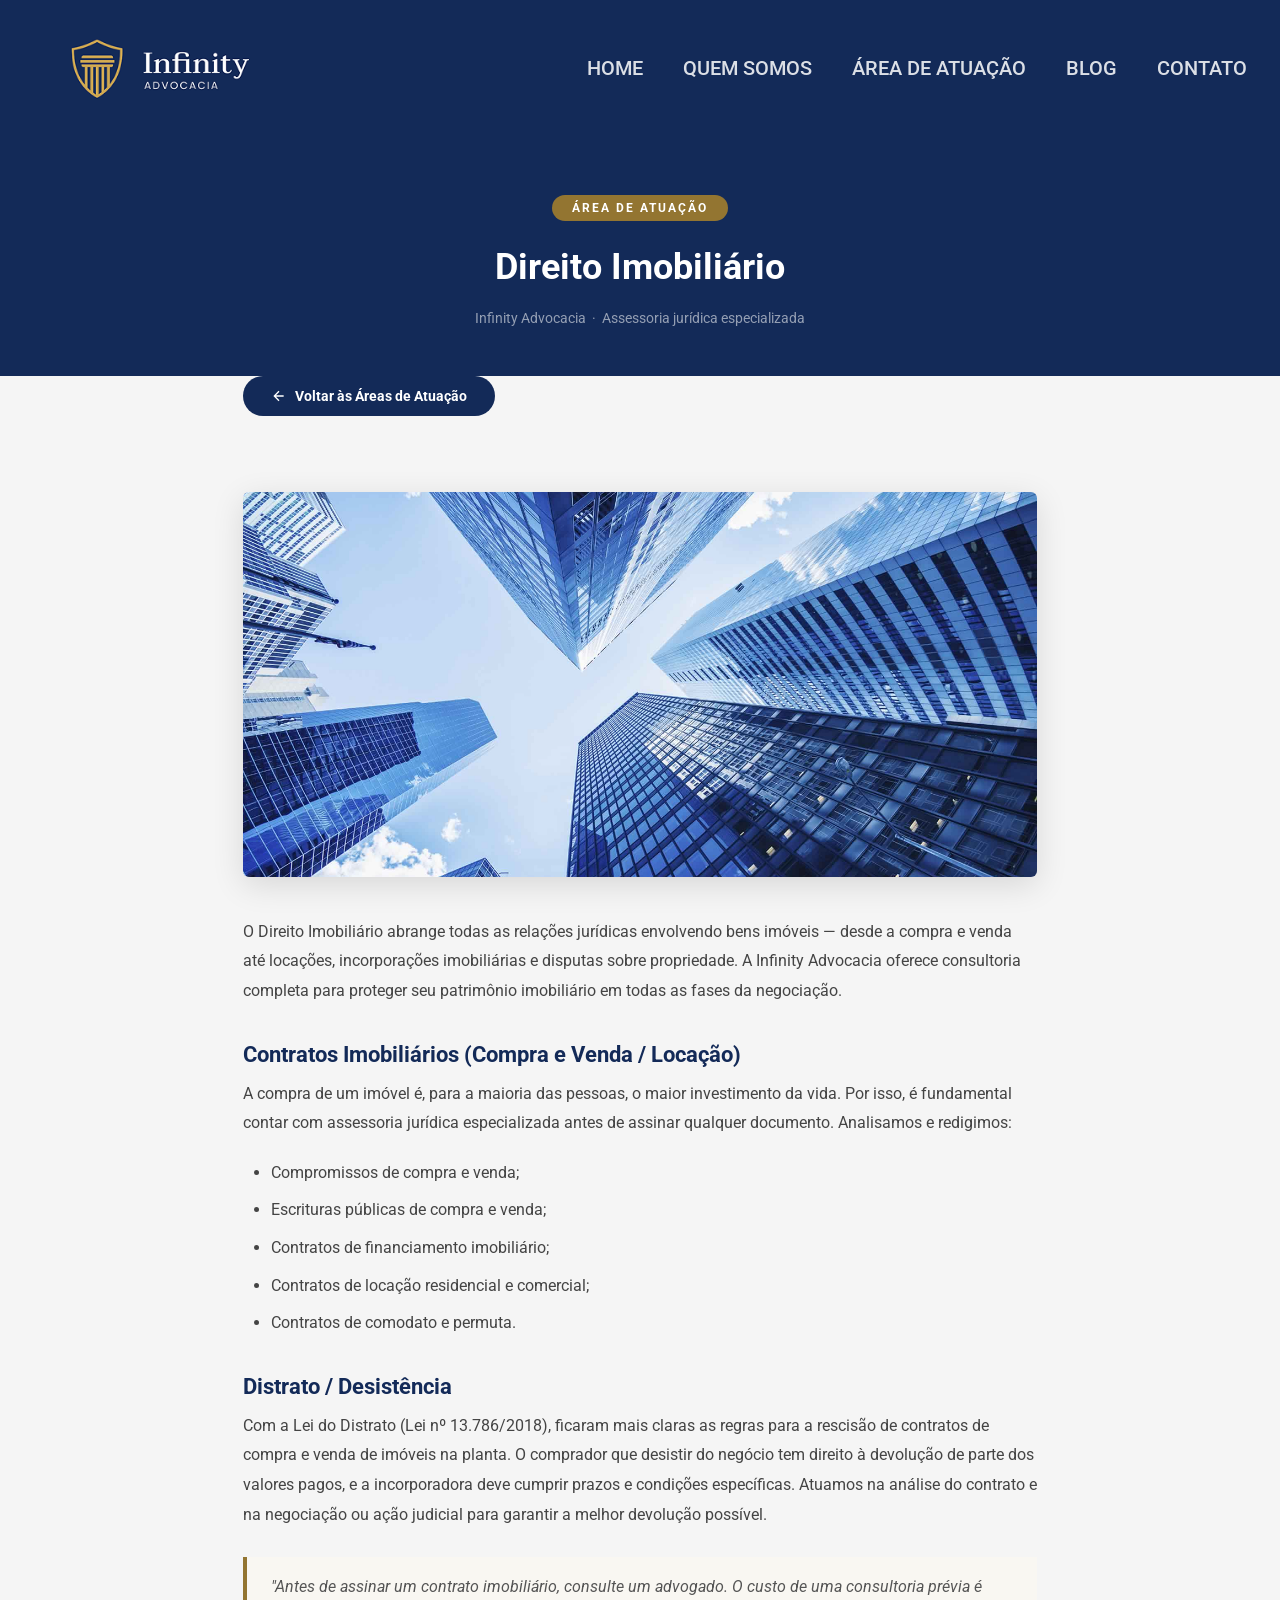
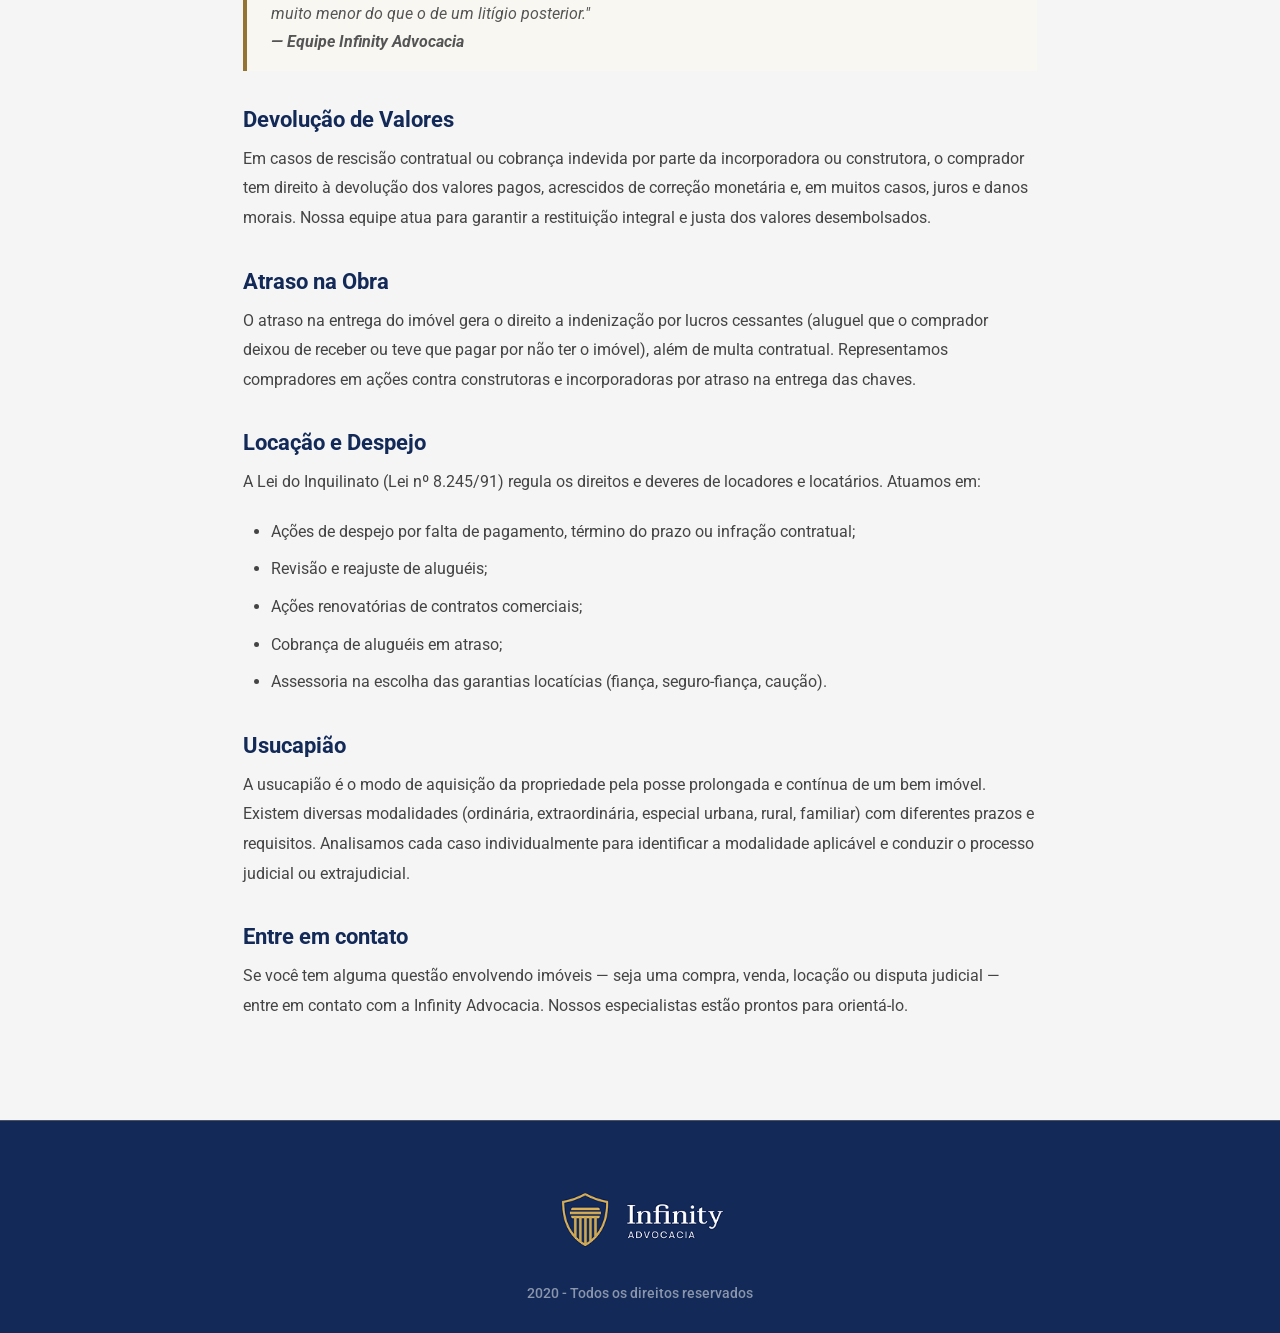
<file: areas/direito-imobiliario.html>
<!DOCTYPE html>
<html lang="pt-BR">
<head>
  <meta charset="UTF-8" />
  <meta name="viewport" content="width=device-width, initial-scale=1.0" />
  <title>Direito Imobiliário — Infinity Advocacia</title>
  <link rel="stylesheet" href="../blog/artigo.css" />
</head>
<body>

  <header class="header">
    <div class="nav-inner">
      <a href="../index.html" class="logo">
        <img src="../assets/Infinity-Advocacia_logotipo_un 1.png" alt="Infinity Advocacia" />
      </a>
      <nav>
        <ul class="nav__list" id="navList">
          <li><a href="../index.html#home"       class="nav__link">HOME</a></li>
          <li><a href="../index.html#quem-somos" class="nav__link">QUEM SOMOS</a></li>
          <li><a href="../index.html#atuacao"    class="nav__link active">ÁREA DE ATUAÇÃO</a></li>
          <li><a href="../index.html#blog"       class="nav__link">BLOG</a></li>
          <li><a href="../index.html#contato"    class="nav__link">CONTATO</a></li>
        </ul>
      </nav>
      <button class="hamburger" id="hamburger" aria-label="Menu">
        <span></span><span></span><span></span>
      </button>
    </div>
  </header>

  <section class="article-hero">
    <span class="article-hero__tag">Área de Atuação</span>
    <h1 class="article-hero__title">Direito Imobiliário</h1>
    <p class="article-hero__meta">Infinity Advocacia &nbsp;·&nbsp; Assessoria jurídica especializada</p>
  </section>

  <div class="back-wrap">
    <a href="../index.html#atuacao" class="btn-back">
      <svg viewBox="0 0 24 24" fill="none" stroke="currentColor" stroke-width="2"><path d="M19 12H5M12 5l-7 7 7 7"/></svg>
      Voltar às Áreas de Atuação
    </a>
  </div>

  <main class="article-wrap">
    <img src="../assets/chamada principal.png" alt="Direito Imobiliário" class="article-img" />

    <div class="article-body">
      <p>
        O Direito Imobiliário abrange todas as relações jurídicas envolvendo bens imóveis — desde a compra e venda até locações, incorporações imobiliárias e disputas sobre propriedade. A Infinity Advocacia oferece consultoria completa para proteger seu patrimônio imobiliário em todas as fases da negociação.
      </p>

      <h2>Contratos Imobiliários (Compra e Venda / Locação)</h2>
      <p>
        A compra de um imóvel é, para a maioria das pessoas, o maior investimento da vida. Por isso, é fundamental contar com assessoria jurídica especializada antes de assinar qualquer documento. Analisamos e redigimos:
      </p>
      <ul>
        <li>Compromissos de compra e venda;</li>
        <li>Escrituras públicas de compra e venda;</li>
        <li>Contratos de financiamento imobiliário;</li>
        <li>Contratos de locação residencial e comercial;</li>
        <li>Contratos de comodato e permuta.</li>
      </ul>

      <h2>Distrato / Desistência</h2>
      <p>
        Com a Lei do Distrato (Lei nº 13.786/2018), ficaram mais claras as regras para a rescisão de contratos de compra e venda de imóveis na planta. O comprador que desistir do negócio tem direito à devolução de parte dos valores pagos, e a incorporadora deve cumprir prazos e condições específicas. Atuamos na análise do contrato e na negociação ou ação judicial para garantir a melhor devolução possível.
      </p>

      <blockquote>
        "Antes de assinar um contrato imobiliário, consulte um advogado. O custo de uma consultoria prévia é muito menor do que o de um litígio posterior."
        <br/><strong>— Equipe Infinity Advocacia</strong>
      </blockquote>

      <h2>Devolução de Valores</h2>
      <p>
        Em casos de rescisão contratual ou cobrança indevida por parte da incorporadora ou construtora, o comprador tem direito à devolução dos valores pagos, acrescidos de correção monetária e, em muitos casos, juros e danos morais. Nossa equipe atua para garantir a restituição integral e justa dos valores desembolsados.
      </p>

      <h2>Atraso na Obra</h2>
      <p>
        O atraso na entrega do imóvel gera o direito a indenização por lucros cessantes (aluguel que o comprador deixou de receber ou teve que pagar por não ter o imóvel), além de multa contratual. Representamos compradores em ações contra construtoras e incorporadoras por atraso na entrega das chaves.
      </p>

      <h2>Locação e Despejo</h2>
      <p>
        A Lei do Inquilinato (Lei nº 8.245/91) regula os direitos e deveres de locadores e locatários. Atuamos em:
      </p>
      <ul>
        <li>Ações de despejo por falta de pagamento, término do prazo ou infração contratual;</li>
        <li>Revisão e reajuste de aluguéis;</li>
        <li>Ações renovatórias de contratos comerciais;</li>
        <li>Cobrança de aluguéis em atraso;</li>
        <li>Assessoria na escolha das garantias locatícias (fiança, seguro-fiança, caução).</li>
      </ul>

      <h2>Usucapião</h2>
      <p>
        A usucapião é o modo de aquisição da propriedade pela posse prolongada e contínua de um bem imóvel. Existem diversas modalidades (ordinária, extraordinária, especial urbana, rural, familiar) com diferentes prazos e requisitos. Analisamos cada caso individualmente para identificar a modalidade aplicável e conduzir o processo judicial ou extrajudicial.
      </p>

      <h2>Entre em contato</h2>
      <p>
        Se você tem alguma questão envolvendo imóveis — seja uma compra, venda, locação ou disputa judicial — entre em contato com a Infinity Advocacia. Nossos especialistas estão prontos para orientá-lo.
      </p>
    </div>
  </main>

  <footer class="footer">
    <img src="../assets/Infinity-Advocacia_logotipo_un 2.png" alt="Infinity Advocacia" class="footer__logo" />
    <p class="footer__copy">2020 - Todos os direitos reservados</p>
  </footer>

  <script>
    const h = document.getElementById('hamburger');
    const n = document.getElementById('navList');
    h.addEventListener('click', () => { n.classList.toggle('open'); h.classList.toggle('open'); });
  </script>
</body>
</html>
</file>
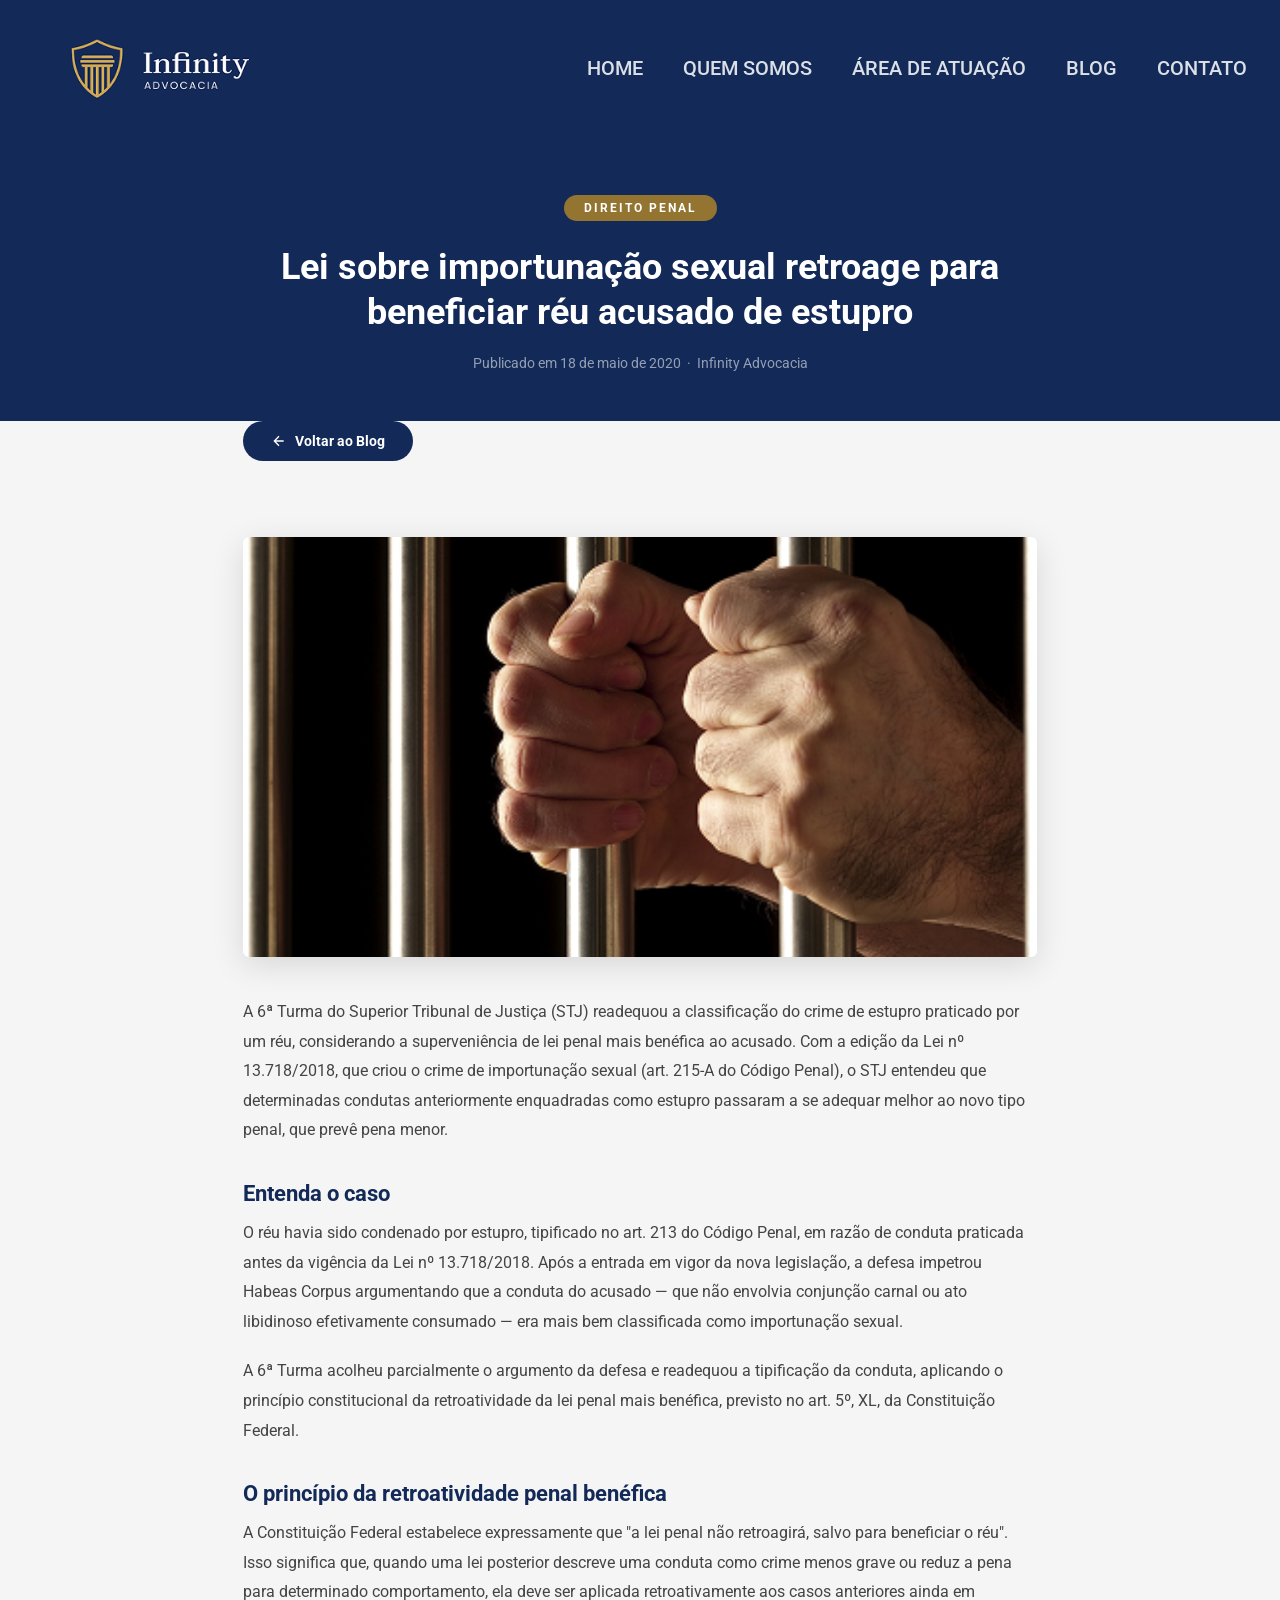
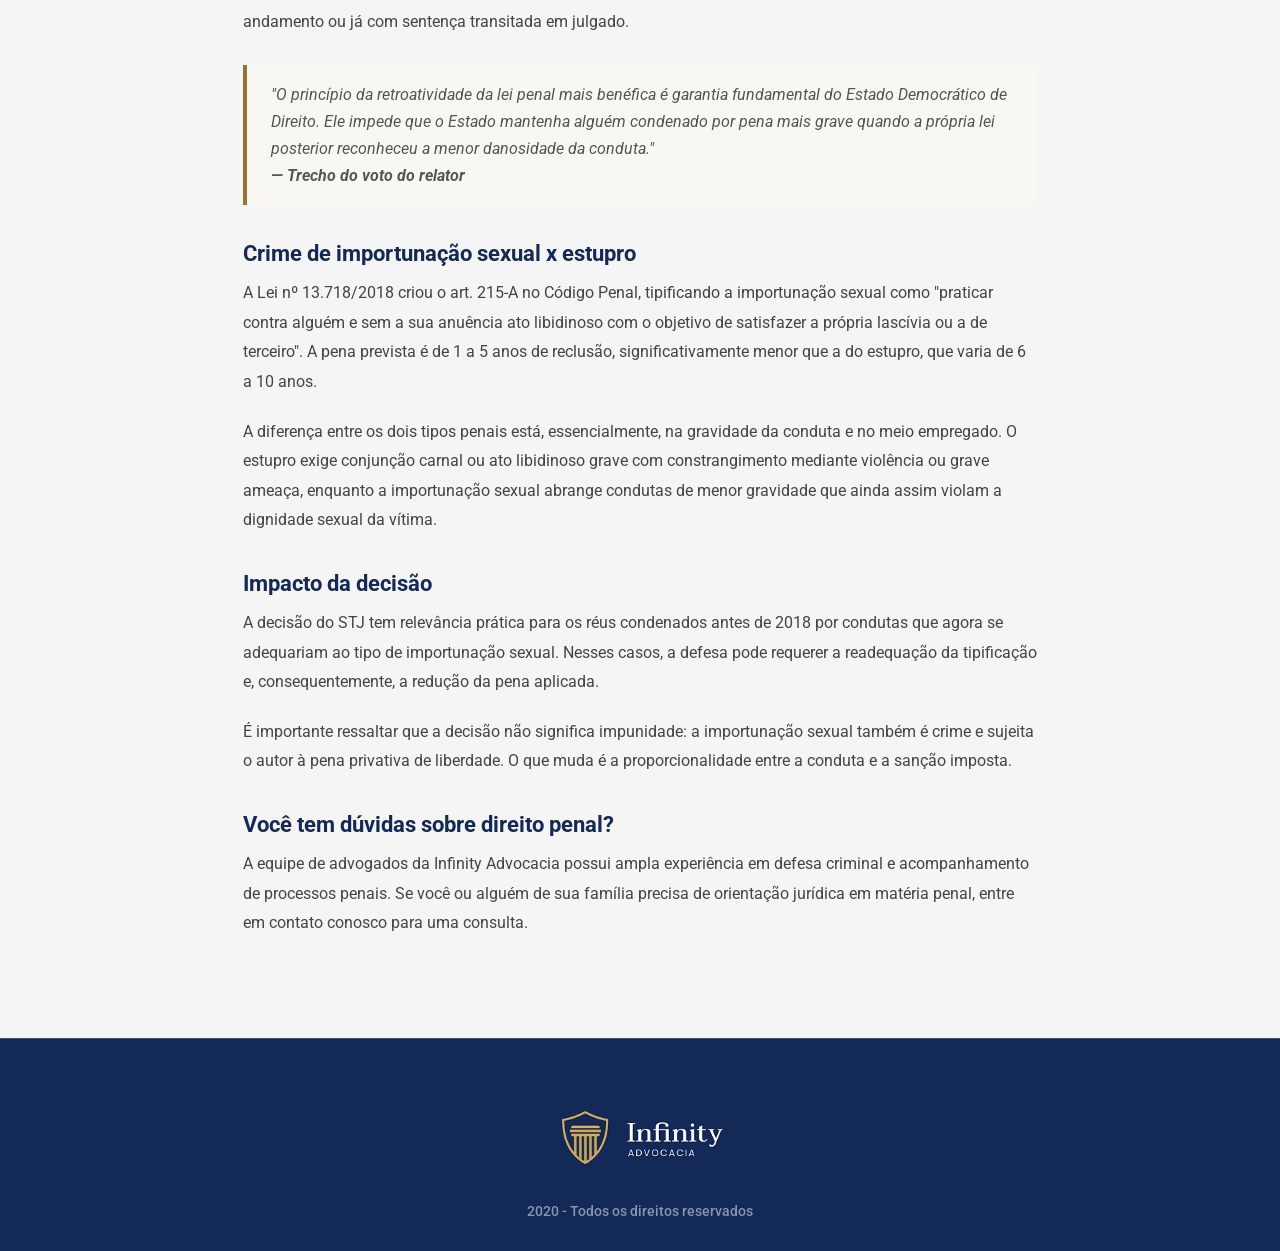
<file: blog/lei-importunacao-sexual.html>
<!DOCTYPE html>
<html lang="pt-BR">
<head>
  <meta charset="UTF-8" />
  <meta name="viewport" content="width=device-width, initial-scale=1.0" />
  <title>Lei sobre importunação sexual retroage para beneficiar réu — Infinity Advocacia</title>
  <link rel="stylesheet" href="artigo.css" />
</head>
<body>

  <header class="header">
    <div class="nav-inner">
      <a href="../index.html" class="logo">
        <img src="../assets/Infinity-Advocacia_logotipo_un 1.png" alt="Infinity Advocacia" />
      </a>
      <nav>
        <ul class="nav__list" id="navList">
          <li><a href="../index.html#home"       class="nav__link">HOME</a></li>
          <li><a href="../index.html#quem-somos" class="nav__link">QUEM SOMOS</a></li>
          <li><a href="../index.html#atuacao"    class="nav__link">ÁREA DE ATUAÇÃO</a></li>
          <li><a href="../index.html#blog"       class="nav__link active">BLOG</a></li>
          <li><a href="../index.html#contato"    class="nav__link">CONTATO</a></li>
        </ul>
      </nav>
      <button class="hamburger" id="hamburger" aria-label="Menu">
        <span></span><span></span><span></span>
      </button>
    </div>
  </header>

  <section class="article-hero">
    <span class="article-hero__tag">Direito Penal</span>
    <h1 class="article-hero__title">Lei sobre importunação sexual retroage para beneficiar réu acusado de estupro</h1>
    <p class="article-hero__meta">Publicado em 18 de maio de 2020 &nbsp;·&nbsp; Infinity Advocacia</p>
  </section>

  <div class="back-wrap">
    <a href="../index.html#blog" class="btn-back">
      <svg viewBox="0 0 24 24" fill="none" stroke="currentColor" stroke-width="2"><path d="M19 12H5M12 5l-7 7 7 7"/></svg>
      Voltar ao Blog
    </a>
  </div>

  <main class="article-wrap">
    <img src="../assets/Rectangle 17.png" alt="Grades de presídio" class="article-img" />

    <div class="article-body">
      <p>
        A 6ª Turma do Superior Tribunal de Justiça (STJ) readequou a classificação do crime de estupro praticado por um réu, considerando a superveniência de lei penal mais benéfica ao acusado. Com a edição da Lei nº 13.718/2018, que criou o crime de importunação sexual (art. 215-A do Código Penal), o STJ entendeu que determinadas condutas anteriormente enquadradas como estupro passaram a se adequar melhor ao novo tipo penal, que prevê pena menor.
      </p>

      <h2>Entenda o caso</h2>
      <p>
        O réu havia sido condenado por estupro, tipificado no art. 213 do Código Penal, em razão de conduta praticada antes da vigência da Lei nº 13.718/2018. Após a entrada em vigor da nova legislação, a defesa impetrou Habeas Corpus argumentando que a conduta do acusado — que não envolvia conjunção carnal ou ato libidinoso efetivamente consumado — era mais bem classificada como importunação sexual.
      </p>
      <p>
        A 6ª Turma acolheu parcialmente o argumento da defesa e readequou a tipificação da conduta, aplicando o princípio constitucional da retroatividade da lei penal mais benéfica, previsto no art. 5º, XL, da Constituição Federal.
      </p>

      <h2>O princípio da retroatividade penal benéfica</h2>
      <p>
        A Constituição Federal estabelece expressamente que "a lei penal não retroagirá, salvo para beneficiar o réu". Isso significa que, quando uma lei posterior descreve uma conduta como crime menos grave ou reduz a pena para determinado comportamento, ela deve ser aplicada retroativamente aos casos anteriores ainda em andamento ou já com sentença transitada em julgado.
      </p>

      <blockquote>
        "O princípio da retroatividade da lei penal mais benéfica é garantia fundamental do Estado Democrático de Direito. Ele impede que o Estado mantenha alguém condenado por pena mais grave quando a própria lei posterior reconheceu a menor danosidade da conduta."
        <br/><strong>— Trecho do voto do relator</strong>
      </blockquote>

      <h2>Crime de importunação sexual x estupro</h2>
      <p>
        A Lei nº 13.718/2018 criou o art. 215-A no Código Penal, tipificando a importunação sexual como "praticar contra alguém e sem a sua anuência ato libidinoso com o objetivo de satisfazer a própria lascívia ou a de terceiro". A pena prevista é de 1 a 5 anos de reclusão, significativamente menor que a do estupro, que varia de 6 a 10 anos.
      </p>
      <p>
        A diferença entre os dois tipos penais está, essencialmente, na gravidade da conduta e no meio empregado. O estupro exige conjunção carnal ou ato libidinoso grave com constrangimento mediante violência ou grave ameaça, enquanto a importunação sexual abrange condutas de menor gravidade que ainda assim violam a dignidade sexual da vítima.
      </p>

      <h2>Impacto da decisão</h2>
      <p>
        A decisão do STJ tem relevância prática para os réus condenados antes de 2018 por condutas que agora se adequariam ao tipo de importunação sexual. Nesses casos, a defesa pode requerer a readequação da tipificação e, consequentemente, a redução da pena aplicada.
      </p>
      <p>
        É importante ressaltar que a decisão não significa impunidade: a importunação sexual também é crime e sujeita o autor à pena privativa de liberdade. O que muda é a proporcionalidade entre a conduta e a sanção imposta.
      </p>

      <h2>Você tem dúvidas sobre direito penal?</h2>
      <p>
        A equipe de advogados da Infinity Advocacia possui ampla experiência em defesa criminal e acompanhamento de processos penais. Se você ou alguém de sua família precisa de orientação jurídica em matéria penal, entre em contato conosco para uma consulta.
      </p>
    </div>
  </main>

  <footer class="footer">
    <img src="../assets/Infinity-Advocacia_logotipo_un 2.png" alt="Infinity Advocacia" class="footer__logo" />
    <p class="footer__copy">2020 - Todos os direitos reservados</p>
  </footer>

  <script>
    const h = document.getElementById('hamburger');
    const n = document.getElementById('navList');
    h.addEventListener('click', () => { n.classList.toggle('open'); h.classList.toggle('open'); });
  </script>
</body>
</html>
</file>
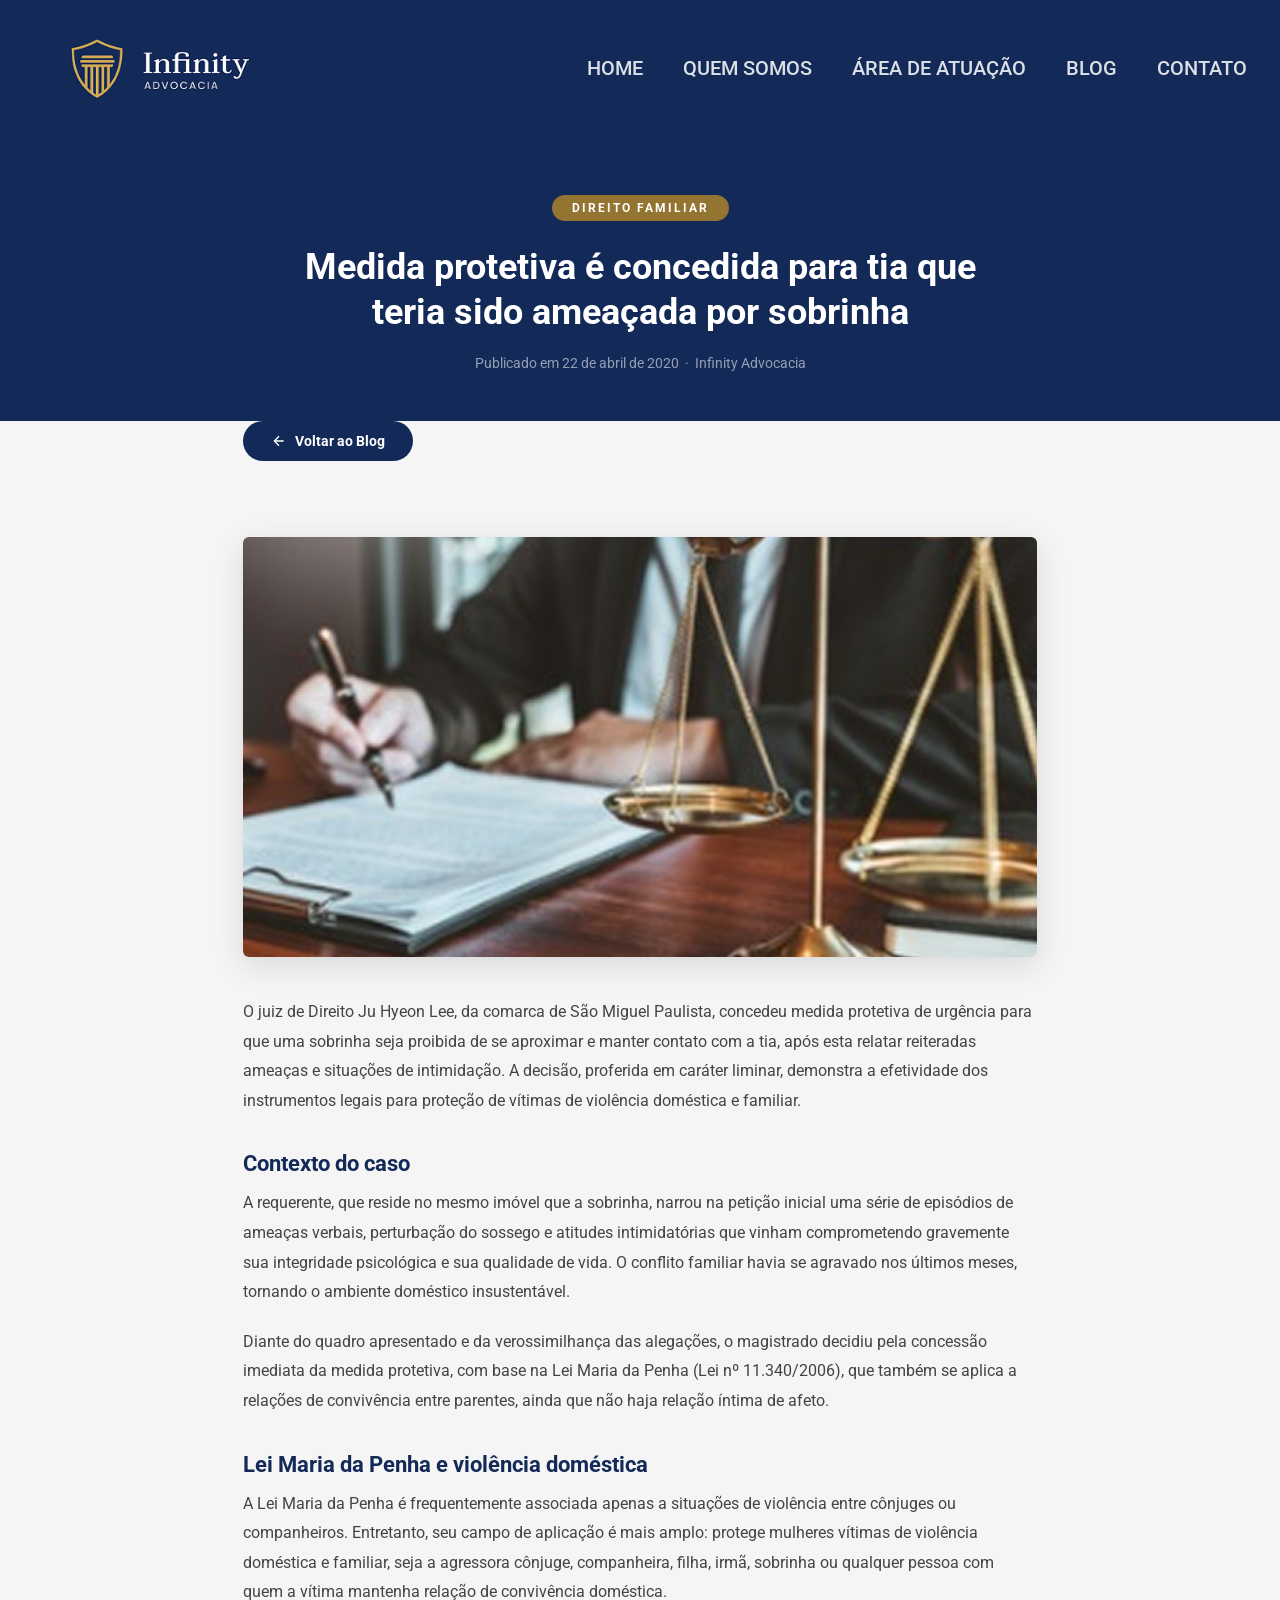
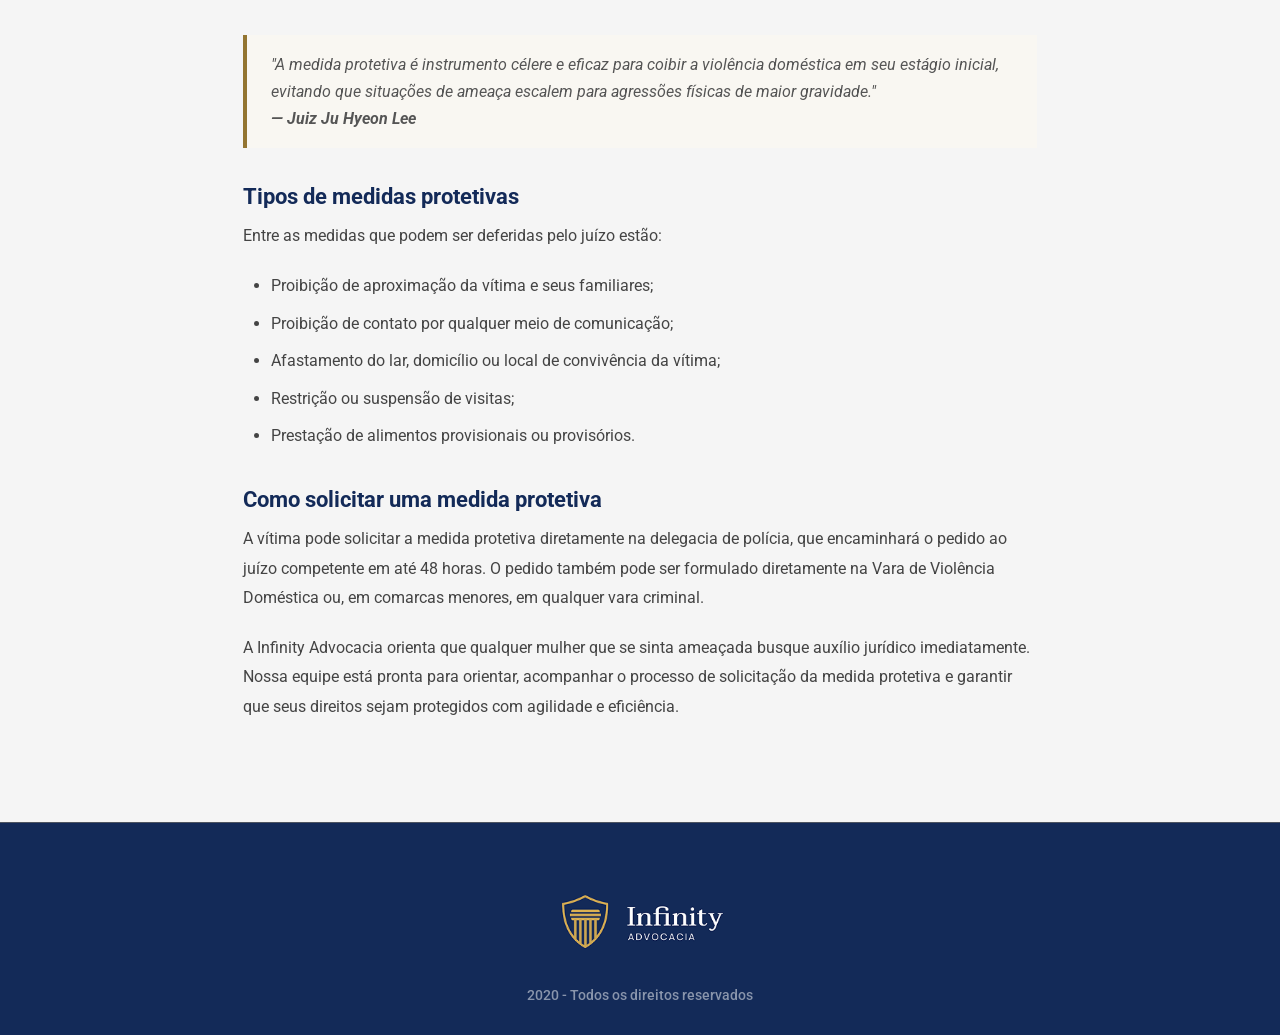
<file: blog/medida-protetiva.html>
<!DOCTYPE html>
<html lang="pt-BR">
<head>
  <meta charset="UTF-8" />
  <meta name="viewport" content="width=device-width, initial-scale=1.0" />
  <title>Medida protetiva concedida para tia ameaçada por sobrinha — Infinity Advocacia</title>
  <link rel="stylesheet" href="artigo.css" />
</head>
<body>

  <header class="header">
    <div class="nav-inner">
      <a href="../index.html" class="logo">
        <img src="../assets/Infinity-Advocacia_logotipo_un 1.png" alt="Infinity Advocacia" />
      </a>
      <nav>
        <ul class="nav__list" id="navList">
          <li><a href="../index.html#home"       class="nav__link">HOME</a></li>
          <li><a href="../index.html#quem-somos" class="nav__link">QUEM SOMOS</a></li>
          <li><a href="../index.html#atuacao"    class="nav__link">ÁREA DE ATUAÇÃO</a></li>
          <li><a href="../index.html#blog"       class="nav__link active">BLOG</a></li>
          <li><a href="../index.html#contato"    class="nav__link">CONTATO</a></li>
        </ul>
      </nav>
      <button class="hamburger" id="hamburger" aria-label="Menu">
        <span></span><span></span><span></span>
      </button>
    </div>
  </header>

  <section class="article-hero">
    <span class="article-hero__tag">Direito Familiar</span>
    <h1 class="article-hero__title">Medida protetiva é concedida para tia que teria sido ameaçada por sobrinha</h1>
    <p class="article-hero__meta">Publicado em 22 de abril de 2020 &nbsp;·&nbsp; Infinity Advocacia</p>
  </section>

  <div class="back-wrap">
    <a href="../index.html#blog" class="btn-back">
      <svg viewBox="0 0 24 24" fill="none" stroke="currentColor" stroke-width="2"><path d="M19 12H5M12 5l-7 7 7 7"/></svg>
      Voltar ao Blog
    </a>
  </div>

  <main class="article-wrap">
    <img src="../assets/rsssaaaqw 1.png" alt="Balança da justiça" class="article-img" />

    <div class="article-body">
      <p>
        O juiz de Direito Ju Hyeon Lee, da comarca de São Miguel Paulista, concedeu medida protetiva de urgência para que uma sobrinha seja proibida de se aproximar e manter contato com a tia, após esta relatar reiteradas ameaças e situações de intimidação. A decisão, proferida em caráter liminar, demonstra a efetividade dos instrumentos legais para proteção de vítimas de violência doméstica e familiar.
      </p>

      <h2>Contexto do caso</h2>
      <p>
        A requerente, que reside no mesmo imóvel que a sobrinha, narrou na petição inicial uma série de episódios de ameaças verbais, perturbação do sossego e atitudes intimidatórias que vinham comprometendo gravemente sua integridade psicológica e sua qualidade de vida. O conflito familiar havia se agravado nos últimos meses, tornando o ambiente doméstico insustentável.
      </p>
      <p>
        Diante do quadro apresentado e da verossimilhança das alegações, o magistrado decidiu pela concessão imediata da medida protetiva, com base na Lei Maria da Penha (Lei nº 11.340/2006), que também se aplica a relações de convivência entre parentes, ainda que não haja relação íntima de afeto.
      </p>

      <h2>Lei Maria da Penha e violência doméstica</h2>
      <p>
        A Lei Maria da Penha é frequentemente associada apenas a situações de violência entre cônjuges ou companheiros. Entretanto, seu campo de aplicação é mais amplo: protege mulheres vítimas de violência doméstica e familiar, seja a agressora cônjuge, companheira, filha, irmã, sobrinha ou qualquer pessoa com quem a vítima mantenha relação de convivência doméstica.
      </p>

      <blockquote>
        "A medida protetiva é instrumento célere e eficaz para coibir a violência doméstica em seu estágio inicial, evitando que situações de ameaça escalem para agressões físicas de maior gravidade."
        <br/><strong>— Juiz Ju Hyeon Lee</strong>
      </blockquote>

      <h2>Tipos de medidas protetivas</h2>
      <p>Entre as medidas que podem ser deferidas pelo juízo estão:</p>
      <ul>
        <li>Proibição de aproximação da vítima e seus familiares;</li>
        <li>Proibição de contato por qualquer meio de comunicação;</li>
        <li>Afastamento do lar, domicílio ou local de convivência da vítima;</li>
        <li>Restrição ou suspensão de visitas;</li>
        <li>Prestação de alimentos provisionais ou provisórios.</li>
      </ul>

      <h2>Como solicitar uma medida protetiva</h2>
      <p>
        A vítima pode solicitar a medida protetiva diretamente na delegacia de polícia, que encaminhará o pedido ao juízo competente em até 48 horas. O pedido também pode ser formulado diretamente na Vara de Violência Doméstica ou, em comarcas menores, em qualquer vara criminal.
      </p>
      <p>
        A Infinity Advocacia orienta que qualquer mulher que se sinta ameaçada busque auxílio jurídico imediatamente. Nossa equipe está pronta para orientar, acompanhar o processo de solicitação da medida protetiva e garantir que seus direitos sejam protegidos com agilidade e eficiência.
      </p>
    </div>
  </main>

  <footer class="footer">
    <img src="../assets/Infinity-Advocacia_logotipo_un 2.png" alt="Infinity Advocacia" class="footer__logo" />
    <p class="footer__copy">2020 - Todos os direitos reservados</p>
  </footer>

  <script>
    const h = document.getElementById('hamburger');
    const n = document.getElementById('navList');
    h.addEventListener('click', () => { n.classList.toggle('open'); h.classList.toggle('open'); });
  </script>
</body>
</html>
</file>
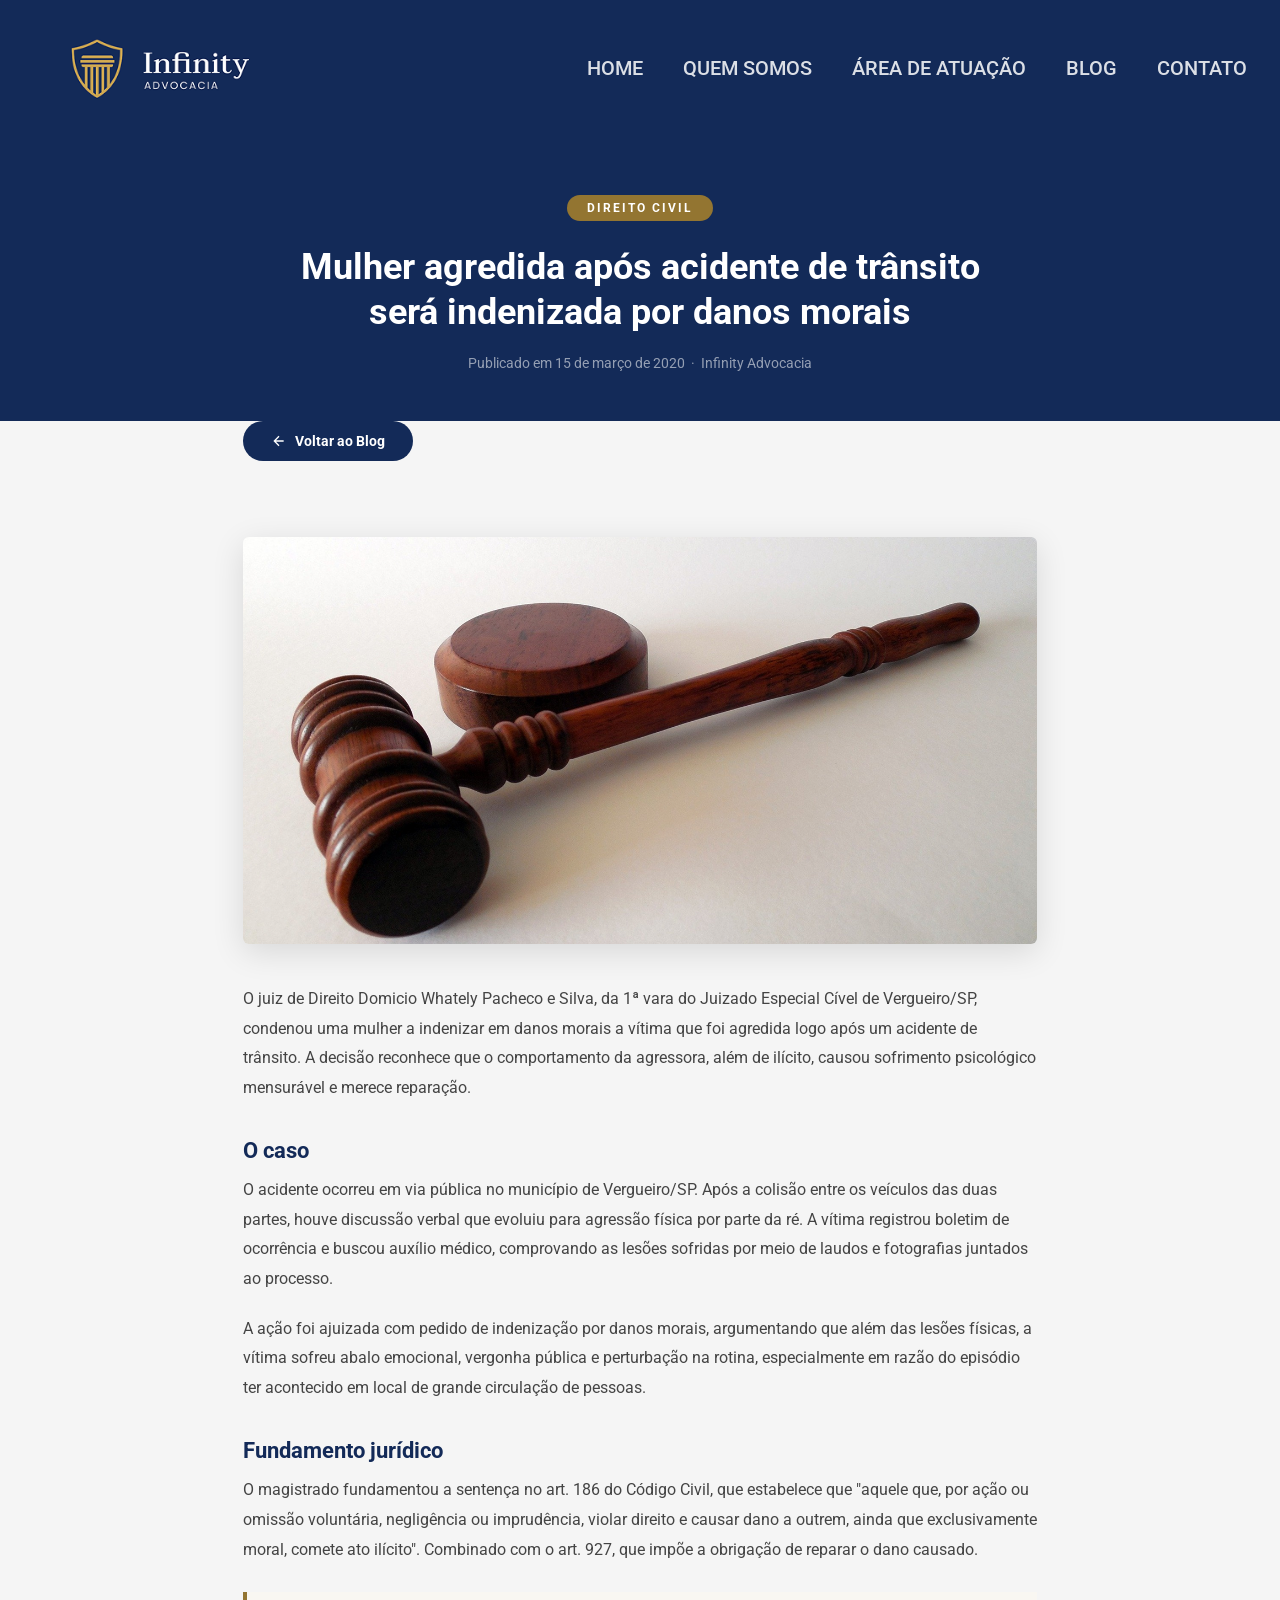
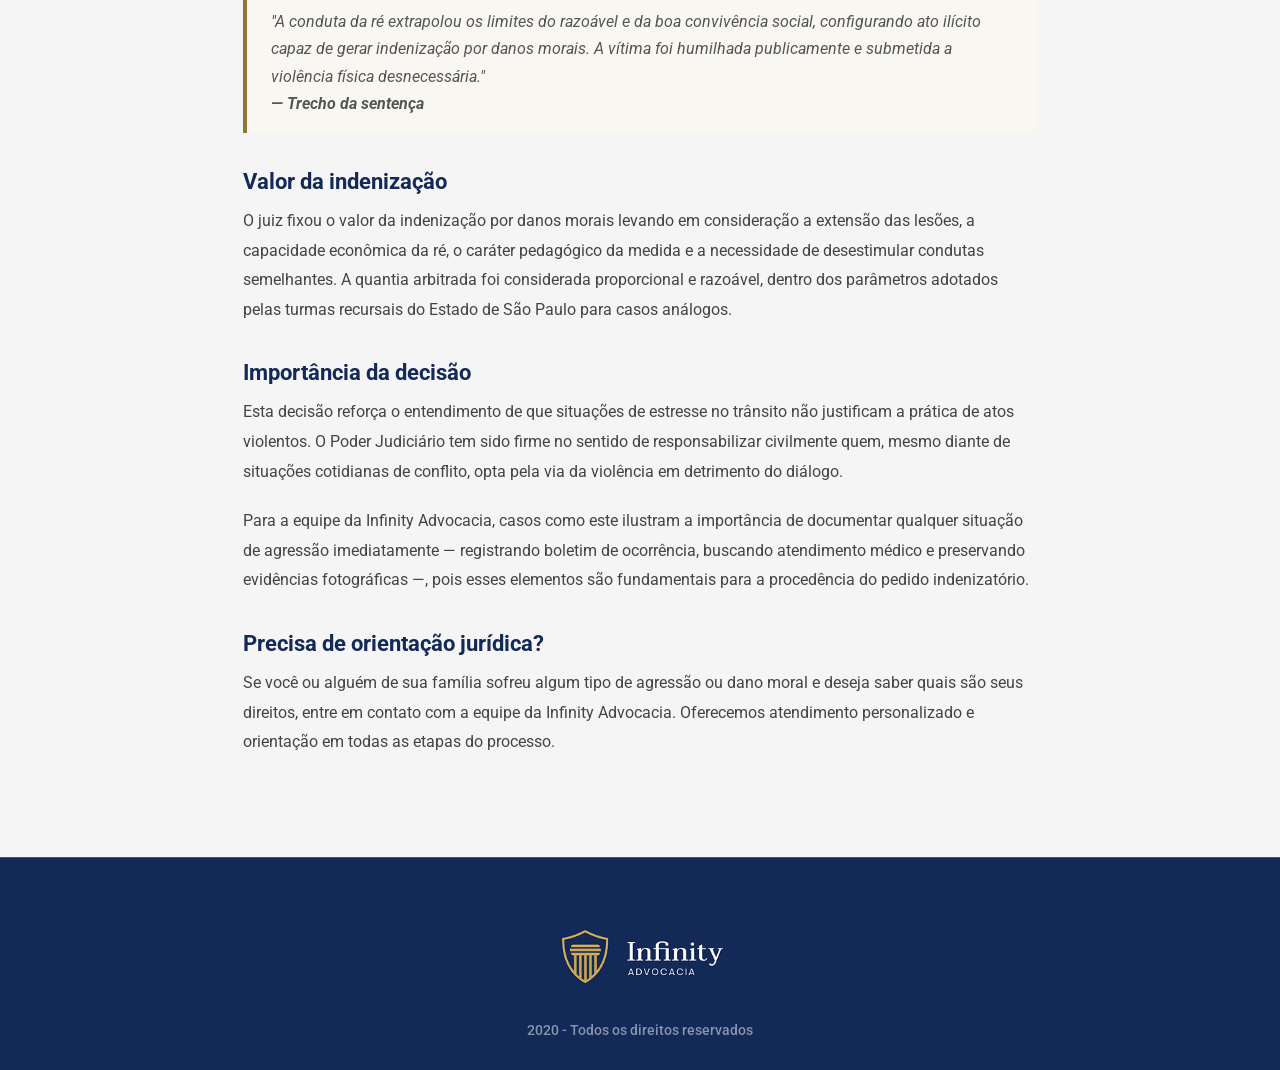
<file: blog/mulher-agredida.html>
<!DOCTYPE html>
<html lang="pt-BR">
<head>
  <meta charset="UTF-8" />
  <meta name="viewport" content="width=device-width, initial-scale=1.0" />
  <title>Mulher agredida após acidente será indenizada — Infinity Advocacia</title>
  <link rel="stylesheet" href="artigo.css" />
</head>
<body>

  <header class="header">
    <div class="nav-inner">
      <a href="../index.html" class="logo">
        <img src="../assets/Infinity-Advocacia_logotipo_un 1.png" alt="Infinity Advocacia" />
      </a>
      <nav>
        <ul class="nav__list" id="navList">
          <li><a href="../index.html#home"       class="nav__link">HOME</a></li>
          <li><a href="../index.html#quem-somos" class="nav__link">QUEM SOMOS</a></li>
          <li><a href="../index.html#atuacao"    class="nav__link">ÁREA DE ATUAÇÃO</a></li>
          <li><a href="../index.html#blog"       class="nav__link active">BLOG</a></li>
          <li><a href="../index.html#contato"    class="nav__link">CONTATO</a></li>
        </ul>
      </nav>
      <button class="hamburger" id="hamburger" aria-label="Menu">
        <span></span><span></span><span></span>
      </button>
    </div>
  </header>

  <section class="article-hero">
    <span class="article-hero__tag">Direito Civil</span>
    <h1 class="article-hero__title">Mulher agredida após acidente de trânsito será indenizada por danos morais</h1>
    <p class="article-hero__meta">Publicado em 15 de março de 2020 &nbsp;·&nbsp; Infinity Advocacia</p>
  </section>

  <div class="back-wrap">
    <a href="../index.html#blog" class="btn-back">
      <svg viewBox="0 0 24 24" fill="none" stroke="currentColor" stroke-width="2"><path d="M19 12H5M12 5l-7 7 7 7"/></svg>
      Voltar ao Blog
    </a>
  </div>

  <main class="article-wrap">
    <img src="../assets/Serviços.png" alt="Martelo da justiça" class="article-img" />

    <div class="article-body">
      <p>
        O juiz de Direito Domicio Whately Pacheco e Silva, da 1ª vara do Juizado Especial Cível de Vergueiro/SP, condenou uma mulher a indenizar em danos morais a vítima que foi agredida logo após um acidente de trânsito. A decisão reconhece que o comportamento da agressora, além de ilícito, causou sofrimento psicológico mensurável e merece reparação.
      </p>

      <h2>O caso</h2>
      <p>
        O acidente ocorreu em via pública no município de Vergueiro/SP. Após a colisão entre os veículos das duas partes, houve discussão verbal que evoluiu para agressão física por parte da ré. A vítima registrou boletim de ocorrência e buscou auxílio médico, comprovando as lesões sofridas por meio de laudos e fotografias juntados ao processo.
      </p>
      <p>
        A ação foi ajuizada com pedido de indenização por danos morais, argumentando que além das lesões físicas, a vítima sofreu abalo emocional, vergonha pública e perturbação na rotina, especialmente em razão do episódio ter acontecido em local de grande circulação de pessoas.
      </p>

      <h2>Fundamento jurídico</h2>
      <p>
        O magistrado fundamentou a sentença no art. 186 do Código Civil, que estabelece que "aquele que, por ação ou omissão voluntária, negligência ou imprudência, violar direito e causar dano a outrem, ainda que exclusivamente moral, comete ato ilícito". Combinado com o art. 927, que impõe a obrigação de reparar o dano causado.
      </p>

      <blockquote>
        "A conduta da ré extrapolou os limites do razoável e da boa convivência social, configurando ato ilícito capaz de gerar indenização por danos morais. A vítima foi humilhada publicamente e submetida a violência física desnecessária."
        <br/><strong>— Trecho da sentença</strong>
      </blockquote>

      <h2>Valor da indenização</h2>
      <p>
        O juiz fixou o valor da indenização por danos morais levando em consideração a extensão das lesões, a capacidade econômica da ré, o caráter pedagógico da medida e a necessidade de desestimular condutas semelhantes. A quantia arbitrada foi considerada proporcional e razoável, dentro dos parâmetros adotados pelas turmas recursais do Estado de São Paulo para casos análogos.
      </p>

      <h2>Importância da decisão</h2>
      <p>
        Esta decisão reforça o entendimento de que situações de estresse no trânsito não justificam a prática de atos violentos. O Poder Judiciário tem sido firme no sentido de responsabilizar civilmente quem, mesmo diante de situações cotidianas de conflito, opta pela via da violência em detrimento do diálogo.
      </p>
      <p>
        Para a equipe da Infinity Advocacia, casos como este ilustram a importância de documentar qualquer situação de agressão imediatamente — registrando boletim de ocorrência, buscando atendimento médico e preservando evidências fotográficas —, pois esses elementos são fundamentais para a procedência do pedido indenizatório.
      </p>

      <h2>Precisa de orientação jurídica?</h2>
      <p>
        Se você ou alguém de sua família sofreu algum tipo de agressão ou dano moral e deseja saber quais são seus direitos, entre em contato com a equipe da Infinity Advocacia. Oferecemos atendimento personalizado e orientação em todas as etapas do processo.
      </p>
    </div>
  </main>

  <footer class="footer">
    <img src="../assets/Infinity-Advocacia_logotipo_un 2.png" alt="Infinity Advocacia" class="footer__logo" />
    <p class="footer__copy">2020 - Todos os direitos reservados</p>
  </footer>

  <script>
    const h = document.getElementById('hamburger');
    const n = document.getElementById('navList');
    h.addEventListener('click', () => { n.classList.toggle('open'); h.classList.toggle('open'); });
  </script>
</body>
</html>
</file>
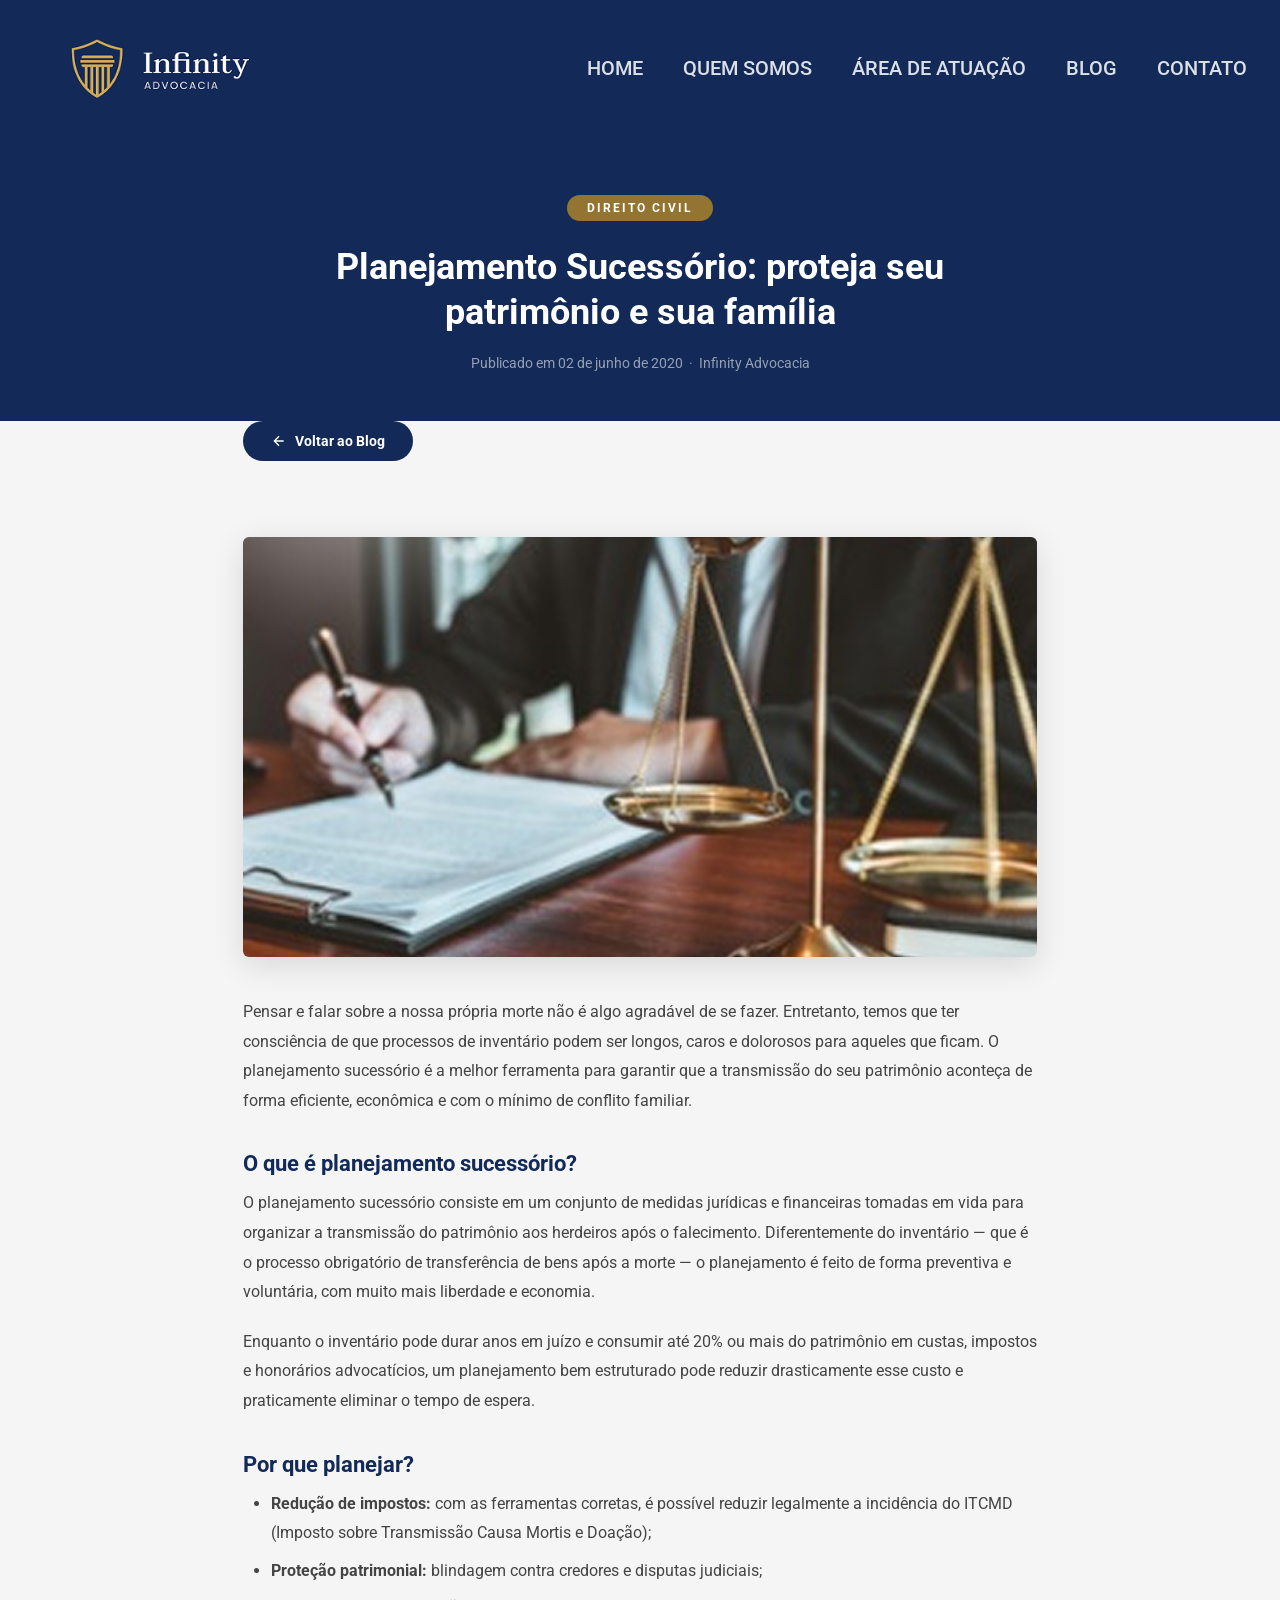
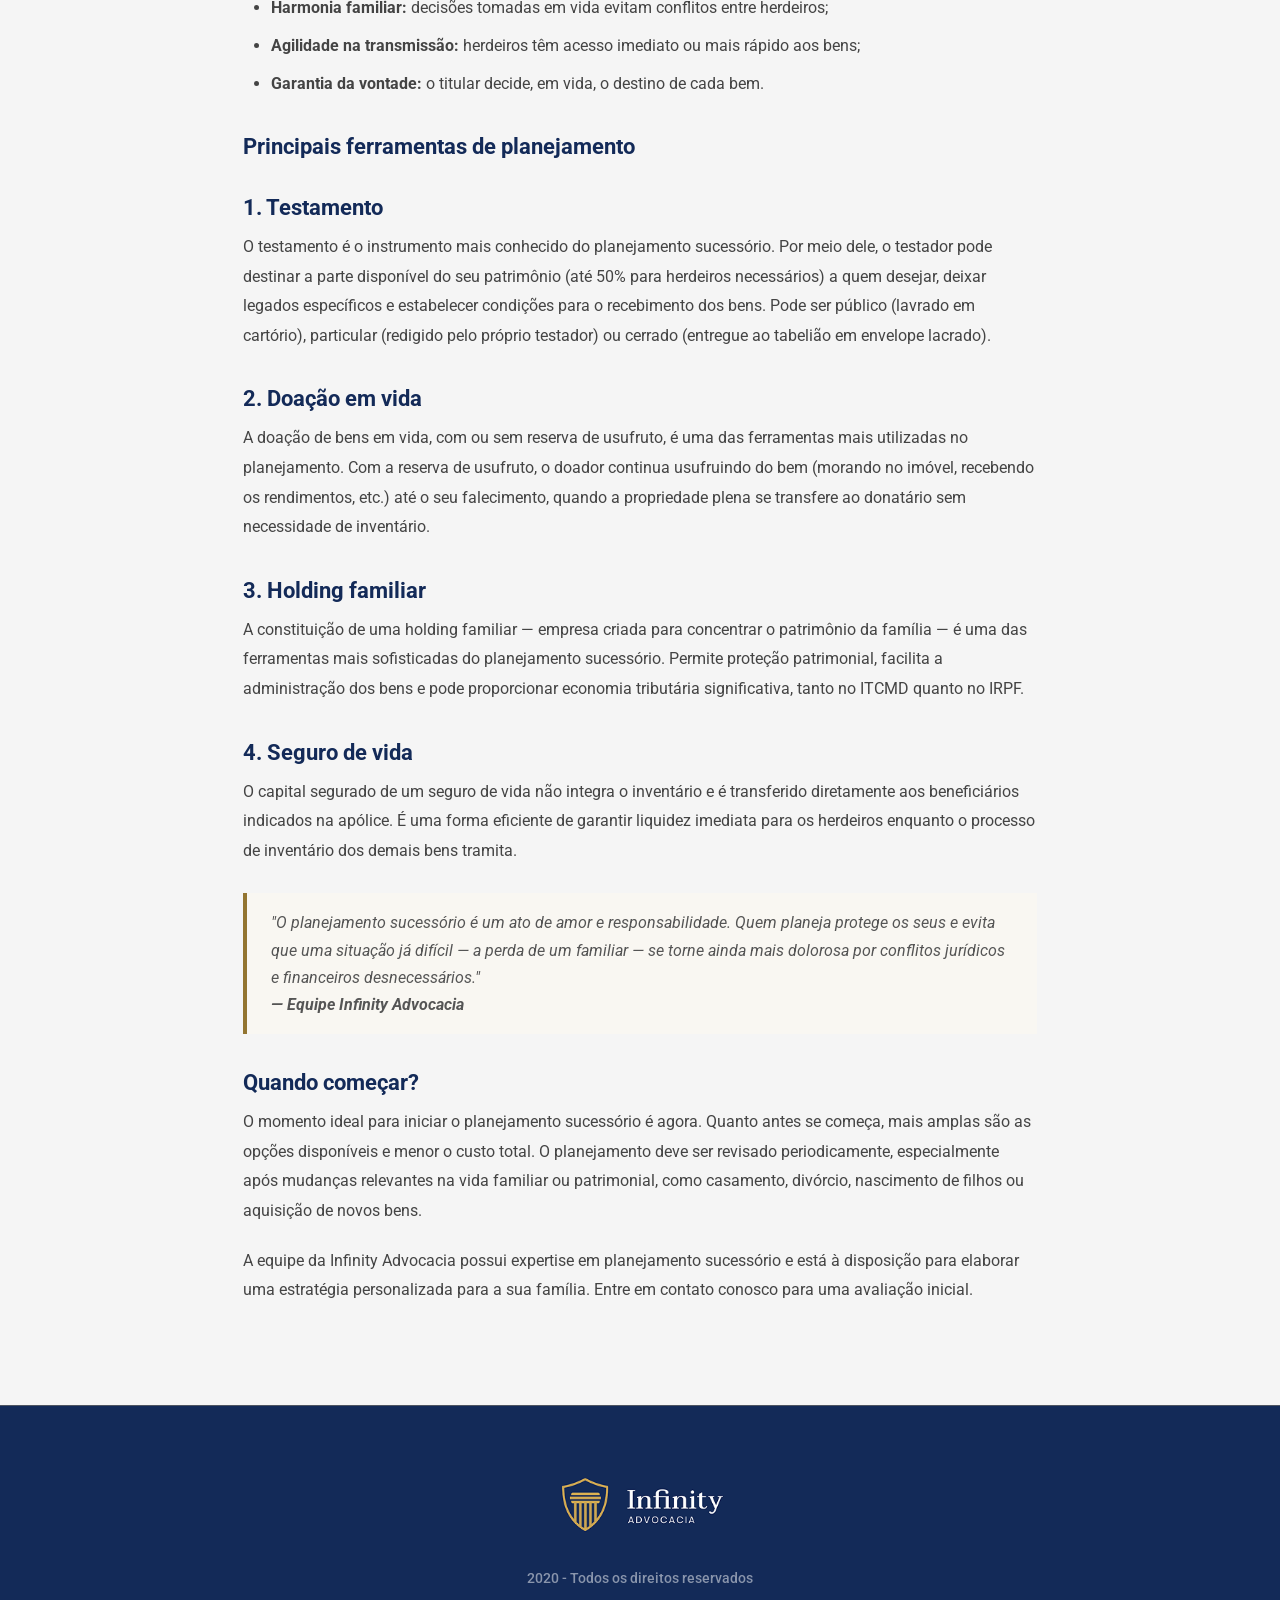
<file: blog/planejamento-sucessorio.html>
<!DOCTYPE html>
<html lang="pt-BR">
<head>
  <meta charset="UTF-8" />
  <meta name="viewport" content="width=device-width, initial-scale=1.0" />
  <title>Planejamento Sucessório — Infinity Advocacia</title>
  <link rel="stylesheet" href="artigo.css" />
</head>
<body>

  <header class="header">
    <div class="nav-inner">
      <a href="../index.html" class="logo">
        <img src="../assets/Infinity-Advocacia_logotipo_un 1.png" alt="Infinity Advocacia" />
      </a>
      <nav>
        <ul class="nav__list" id="navList">
          <li><a href="../index.html#home"       class="nav__link">HOME</a></li>
          <li><a href="../index.html#quem-somos" class="nav__link">QUEM SOMOS</a></li>
          <li><a href="../index.html#atuacao"    class="nav__link">ÁREA DE ATUAÇÃO</a></li>
          <li><a href="../index.html#blog"       class="nav__link active">BLOG</a></li>
          <li><a href="../index.html#contato"    class="nav__link">CONTATO</a></li>
        </ul>
      </nav>
      <button class="hamburger" id="hamburger" aria-label="Menu">
        <span></span><span></span><span></span>
      </button>
    </div>
  </header>

  <section class="article-hero">
    <span class="article-hero__tag">Direito Civil</span>
    <h1 class="article-hero__title">Planejamento Sucessório: proteja seu patrimônio e sua família</h1>
    <p class="article-hero__meta">Publicado em 02 de junho de 2020 &nbsp;·&nbsp; Infinity Advocacia</p>
  </section>

  <div class="back-wrap">
    <a href="../index.html#blog" class="btn-back">
      <svg viewBox="0 0 24 24" fill="none" stroke="currentColor" stroke-width="2"><path d="M19 12H5M12 5l-7 7 7 7"/></svg>
      Voltar ao Blog
    </a>
  </div>

  <main class="article-wrap">
    <img src="../assets/rsssaaaqw 1.png" alt="Advogado com documentos" class="article-img" />

    <div class="article-body">
      <p>
        Pensar e falar sobre a nossa própria morte não é algo agradável de se fazer. Entretanto, temos que ter consciência de que processos de inventário podem ser longos, caros e dolorosos para aqueles que ficam. O planejamento sucessório é a melhor ferramenta para garantir que a transmissão do seu patrimônio aconteça de forma eficiente, econômica e com o mínimo de conflito familiar.
      </p>

      <h2>O que é planejamento sucessório?</h2>
      <p>
        O planejamento sucessório consiste em um conjunto de medidas jurídicas e financeiras tomadas em vida para organizar a transmissão do patrimônio aos herdeiros após o falecimento. Diferentemente do inventário — que é o processo obrigatório de transferência de bens após a morte — o planejamento é feito de forma preventiva e voluntária, com muito mais liberdade e economia.
      </p>
      <p>
        Enquanto o inventário pode durar anos em juízo e consumir até 20% ou mais do patrimônio em custas, impostos e honorários advocatícios, um planejamento bem estruturado pode reduzir drasticamente esse custo e praticamente eliminar o tempo de espera.
      </p>

      <h2>Por que planejar?</h2>
      <ul>
        <li><strong>Redução de impostos:</strong> com as ferramentas corretas, é possível reduzir legalmente a incidência do ITCMD (Imposto sobre Transmissão Causa Mortis e Doação);</li>
        <li><strong>Proteção patrimonial:</strong> blindagem contra credores e disputas judiciais;</li>
        <li><strong>Harmonia familiar:</strong> decisões tomadas em vida evitam conflitos entre herdeiros;</li>
        <li><strong>Agilidade na transmissão:</strong> herdeiros têm acesso imediato ou mais rápido aos bens;</li>
        <li><strong>Garantia da vontade:</strong> o titular decide, em vida, o destino de cada bem.</li>
      </ul>

      <h2>Principais ferramentas de planejamento</h2>

      <h2>1. Testamento</h2>
      <p>
        O testamento é o instrumento mais conhecido do planejamento sucessório. Por meio dele, o testador pode destinar a parte disponível do seu patrimônio (até 50% para herdeiros necessários) a quem desejar, deixar legados específicos e estabelecer condições para o recebimento dos bens. Pode ser público (lavrado em cartório), particular (redigido pelo próprio testador) ou cerrado (entregue ao tabelião em envelope lacrado).
      </p>

      <h2>2. Doação em vida</h2>
      <p>
        A doação de bens em vida, com ou sem reserva de usufruto, é uma das ferramentas mais utilizadas no planejamento. Com a reserva de usufruto, o doador continua usufruindo do bem (morando no imóvel, recebendo os rendimentos, etc.) até o seu falecimento, quando a propriedade plena se transfere ao donatário sem necessidade de inventário.
      </p>

      <h2>3. Holding familiar</h2>
      <p>
        A constituição de uma holding familiar — empresa criada para concentrar o patrimônio da família — é uma das ferramentas mais sofisticadas do planejamento sucessório. Permite proteção patrimonial, facilita a administração dos bens e pode proporcionar economia tributária significativa, tanto no ITCMD quanto no IRPF.
      </p>

      <h2>4. Seguro de vida</h2>
      <p>
        O capital segurado de um seguro de vida não integra o inventário e é transferido diretamente aos beneficiários indicados na apólice. É uma forma eficiente de garantir liquidez imediata para os herdeiros enquanto o processo de inventário dos demais bens tramita.
      </p>

      <blockquote>
        "O planejamento sucessório é um ato de amor e responsabilidade. Quem planeja protege os seus e evita que uma situação já difícil — a perda de um familiar — se torne ainda mais dolorosa por conflitos jurídicos e financeiros desnecessários."
        <br/><strong>— Equipe Infinity Advocacia</strong>
      </blockquote>

      <h2>Quando começar?</h2>
      <p>
        O momento ideal para iniciar o planejamento sucessório é agora. Quanto antes se começa, mais amplas são as opções disponíveis e menor o custo total. O planejamento deve ser revisado periodicamente, especialmente após mudanças relevantes na vida familiar ou patrimonial, como casamento, divórcio, nascimento de filhos ou aquisição de novos bens.
      </p>
      <p>
        A equipe da Infinity Advocacia possui expertise em planejamento sucessório e está à disposição para elaborar uma estratégia personalizada para a sua família. Entre em contato conosco para uma avaliação inicial.
      </p>
    </div>
  </main>

  <footer class="footer">
    <img src="../assets/Infinity-Advocacia_logotipo_un 2.png" alt="Infinity Advocacia" class="footer__logo" />
    <p class="footer__copy">2020 - Todos os direitos reservados</p>
  </footer>

  <script>
    const h = document.getElementById('hamburger');
    const n = document.getElementById('navList');
    h.addEventListener('click', () => { n.classList.toggle('open'); h.classList.toggle('open'); });
  </script>
</body>
</html>
</file>
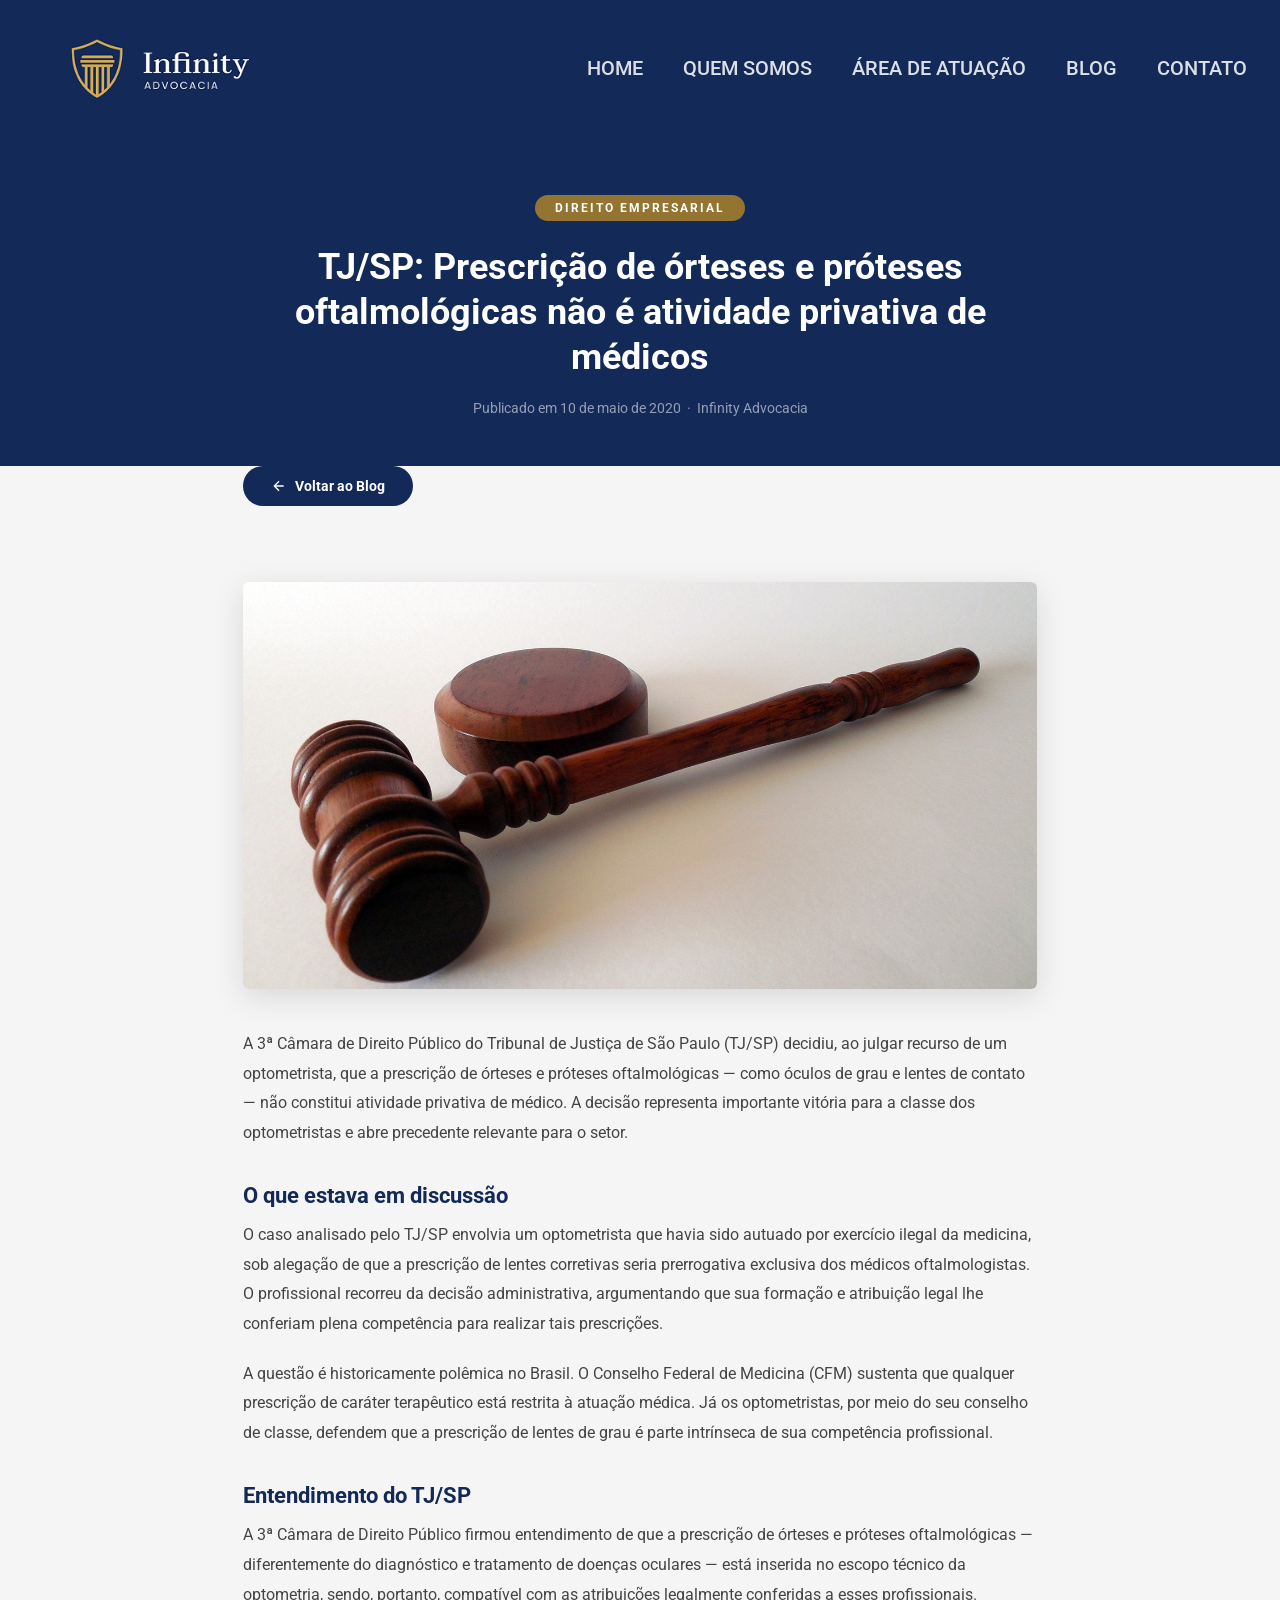
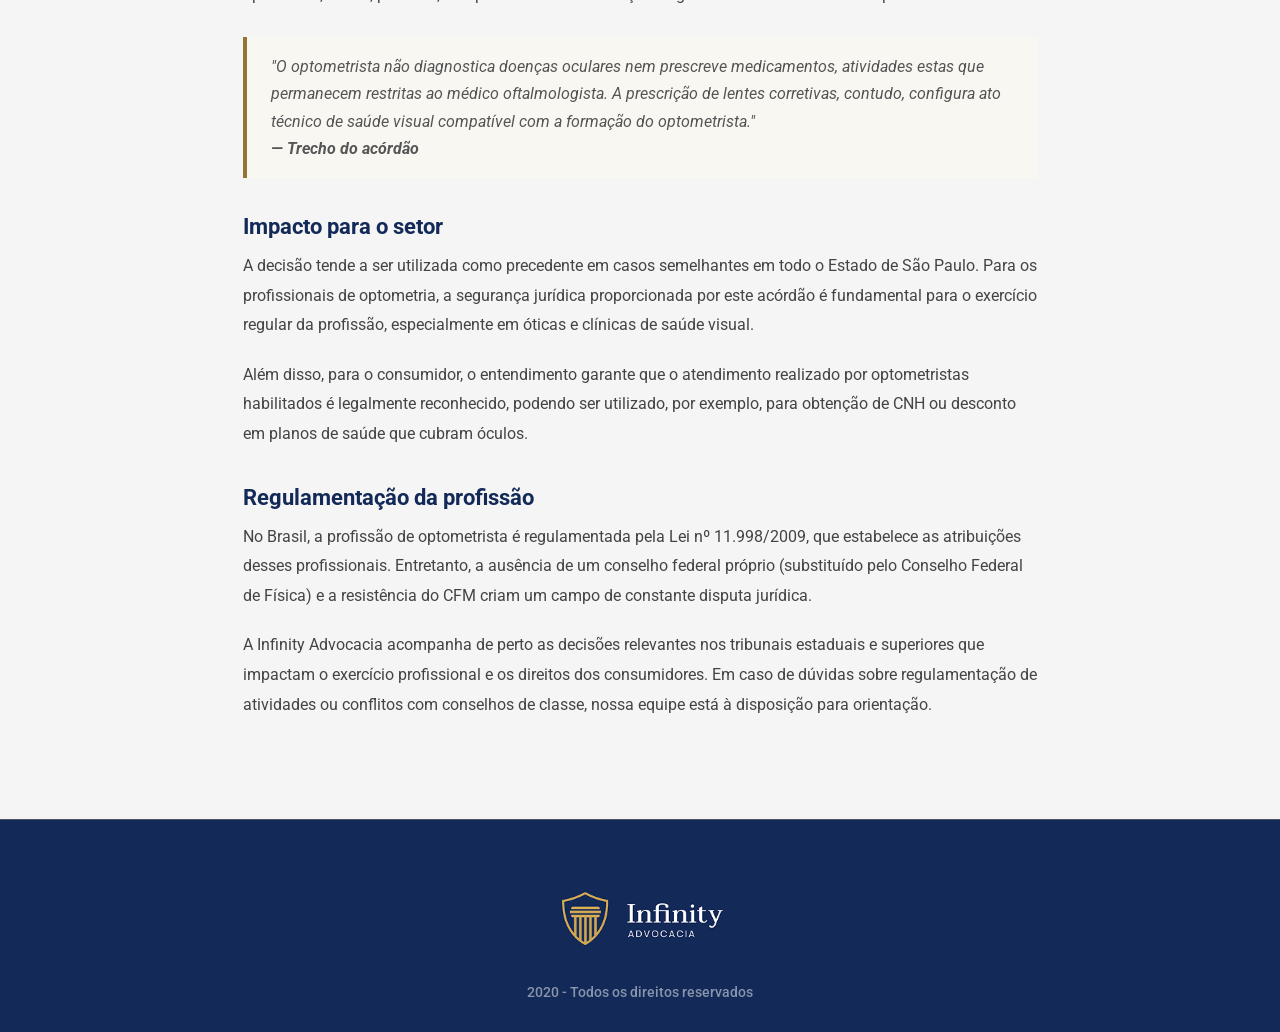
<file: blog/tj-sp-orteses.html>
<!DOCTYPE html>
<html lang="pt-BR">
<head>
  <meta charset="UTF-8" />
  <meta name="viewport" content="width=device-width, initial-scale=1.0" />
  <title>TJ/SP: Prescrição de órteses não é atividade privativa de médicos — Infinity Advocacia</title>
  <link rel="stylesheet" href="artigo.css" />
</head>
<body>

  <header class="header">
    <div class="nav-inner">
      <a href="../index.html" class="logo">
        <img src="../assets/Infinity-Advocacia_logotipo_un 1.png" alt="Infinity Advocacia" />
      </a>
      <nav>
        <ul class="nav__list" id="navList">
          <li><a href="../index.html#home"       class="nav__link">HOME</a></li>
          <li><a href="../index.html#quem-somos" class="nav__link">QUEM SOMOS</a></li>
          <li><a href="../index.html#atuacao"    class="nav__link">ÁREA DE ATUAÇÃO</a></li>
          <li><a href="../index.html#blog"       class="nav__link active">BLOG</a></li>
          <li><a href="../index.html#contato"    class="nav__link">CONTATO</a></li>
        </ul>
      </nav>
      <button class="hamburger" id="hamburger" aria-label="Menu">
        <span></span><span></span><span></span>
      </button>
    </div>
  </header>

  <section class="article-hero">
    <span class="article-hero__tag">Direito Empresarial</span>
    <h1 class="article-hero__title">TJ/SP: Prescrição de órteses e próteses oftalmológicas não é atividade privativa de médicos</h1>
    <p class="article-hero__meta">Publicado em 10 de maio de 2020 &nbsp;·&nbsp; Infinity Advocacia</p>
  </section>

  <div class="back-wrap">
    <a href="../index.html#blog" class="btn-back">
      <svg viewBox="0 0 24 24" fill="none" stroke="currentColor" stroke-width="2"><path d="M19 12H5M12 5l-7 7 7 7"/></svg>
      Voltar ao Blog
    </a>
  </div>

  <main class="article-wrap">
    <img src="../assets/Serviços.png" alt="Martelo da justiça" class="article-img" />

    <div class="article-body">
      <p>
        A 3ª Câmara de Direito Público do Tribunal de Justiça de São Paulo (TJ/SP) decidiu, ao julgar recurso de um optometrista, que a prescrição de órteses e próteses oftalmológicas — como óculos de grau e lentes de contato — não constitui atividade privativa de médico. A decisão representa importante vitória para a classe dos optometristas e abre precedente relevante para o setor.
      </p>

      <h2>O que estava em discussão</h2>
      <p>
        O caso analisado pelo TJ/SP envolvia um optometrista que havia sido autuado por exercício ilegal da medicina, sob alegação de que a prescrição de lentes corretivas seria prerrogativa exclusiva dos médicos oftalmologistas. O profissional recorreu da decisão administrativa, argumentando que sua formação e atribuição legal lhe conferiam plena competência para realizar tais prescrições.
      </p>
      <p>
        A questão é historicamente polêmica no Brasil. O Conselho Federal de Medicina (CFM) sustenta que qualquer prescrição de caráter terapêutico está restrita à atuação médica. Já os optometristas, por meio do seu conselho de classe, defendem que a prescrição de lentes de grau é parte intrínseca de sua competência profissional.
      </p>

      <h2>Entendimento do TJ/SP</h2>
      <p>
        A 3ª Câmara de Direito Público firmou entendimento de que a prescrição de órteses e próteses oftalmológicas — diferentemente do diagnóstico e tratamento de doenças oculares — está inserida no escopo técnico da optometria, sendo, portanto, compatível com as atribuições legalmente conferidas a esses profissionais.
      </p>

      <blockquote>
        "O optometrista não diagnostica doenças oculares nem prescreve medicamentos, atividades estas que permanecem restritas ao médico oftalmologista. A prescrição de lentes corretivas, contudo, configura ato técnico de saúde visual compatível com a formação do optometrista."
        <br/><strong>— Trecho do acórdão</strong>
      </blockquote>

      <h2>Impacto para o setor</h2>
      <p>
        A decisão tende a ser utilizada como precedente em casos semelhantes em todo o Estado de São Paulo. Para os profissionais de optometria, a segurança jurídica proporcionada por este acórdão é fundamental para o exercício regular da profissão, especialmente em óticas e clínicas de saúde visual.
      </p>
      <p>
        Além disso, para o consumidor, o entendimento garante que o atendimento realizado por optometristas habilitados é legalmente reconhecido, podendo ser utilizado, por exemplo, para obtenção de CNH ou desconto em planos de saúde que cubram óculos.
      </p>

      <h2>Regulamentação da profissão</h2>
      <p>
        No Brasil, a profissão de optometrista é regulamentada pela Lei nº 11.998/2009, que estabelece as atribuições desses profissionais. Entretanto, a ausência de um conselho federal próprio (substituído pelo Conselho Federal de Física) e a resistência do CFM criam um campo de constante disputa jurídica.
      </p>
      <p>
        A Infinity Advocacia acompanha de perto as decisões relevantes nos tribunais estaduais e superiores que impactam o exercício profissional e os direitos dos consumidores. Em caso de dúvidas sobre regulamentação de atividades ou conflitos com conselhos de classe, nossa equipe está à disposição para orientação.
      </p>
    </div>
  </main>

  <footer class="footer">
    <img src="../assets/Infinity-Advocacia_logotipo_un 2.png" alt="Infinity Advocacia" class="footer__logo" />
    <p class="footer__copy">2020 - Todos os direitos reservados</p>
  </footer>

  <script>
    const h = document.getElementById('hamburger');
    const n = document.getElementById('navList');
    h.addEventListener('click', () => { n.classList.toggle('open'); h.classList.toggle('open'); });
  </script>
</body>
</html>
</file>
<file: css/style.css>
/* ═══════════════════════════════════════════════════════════
   INFINITY ADVOCACIA — CSS fiel ao Figma

   Paleta (do Design System):
     Navy  : #132a58
     Gold  : #937531  (botões, overlay 70%)
     Gold L: #d5b774  (dots)
     Slate : #4f6389  (botões primários)
     Dark  : #1b1b1b

   Tipografia: Roboto 400/500/700
   Base design: 1440 px
   ═══════════════════════════════════════════════════════════ */

/* ── RESET & BASE ────────────────────────────────────────── */
*, *::before, *::after { box-sizing: border-box; margin: 0; padding: 0; }
html  {
  scroll-behavior: smooth;
  scroll-padding-top: 135px;
}
body  { font-family: 'Roboto', sans-serif; color: #1b1b1b; }
img   { display: block; max-width: 100%; }
a     { text-decoration: none; color: inherit; }
ul    { list-style: none; }

/* ── BOTÕES ──────────────────────────────────────────────── */
.btn {
  display: inline-block;
  padding: 0 32px;
  height: 55px;
  line-height: 55px;
  border-radius: 150px;          /* pill — exato do Figma */
  font-family: 'Roboto', sans-serif;
  font-size: 18px;
  font-weight: 700;
  cursor: pointer;
  border: none;
  transition: filter .2s, transform .15s;
  white-space: nowrap;
}
.btn:hover { filter: brightness(1.1); transform: translateY(-1px); }

.btn--slate {
  background: #4f6389;
  color: #ffffff;
}

.btn--gold {
  background: #937531;
  color: #ffffff;
  height: 41px;
  line-height: 41px;
  font-size: 14px;
  padding: 0 22px;
}

/* ── HEADINGS COMUNS ─────────────────────────────────────── */
.section-heading {
  font-family: 'Roboto', sans-serif;
  font-size: 30px;
  font-weight: 700;
  color: #ffffff;
  text-align: center;
  margin-bottom: 24px;
}
.section-heading--white { color: #ffffff; }
.section-heading--navy  { color: #132a58; }

/* ══════════════════════════════════════════════════════════
   HEADER — 135px, bg: #132a58
   ══════════════════════════════════════════════════════════ */
.header {
  position: fixed;
  top: 0; left: 0; right: 0;
  z-index: 1000;
  background: #132a58;
  height: 135px;
}

.nav-inner {
  max-width: 1440px;
  margin: 0 auto;
  height: 100%;
  display: flex;
  align-items: center;
  justify-content: space-between;
  padding: 0 33px;
}

.logo img {
  height: 110px;
  width: auto;
}

.nav__list {
  display: flex;
  align-items: center;
  gap: 40px;
}

.nav__link {
  font-size: 20px;
  font-weight: 500;
  color: rgba(255,255,255,.85);
  position: relative;
  transition: color .2s;
}
.nav__link::after {
  content: '';
  position: absolute;
  bottom: -4px; left: 0;
  width: 0; height: 2px;
  background: #d5b774;
  transition: width .3s;
}
.nav__link:hover,
.nav__link.active { color: #ffffff; }
.nav__link:hover::after,
.nav__link.active::after { width: 100%; }

.hamburger {
  display: none;
  flex-direction: column;
  gap: 6px;
  background: none;
  border: none;
  cursor: pointer;
  padding: 4px;
}
.hamburger span {
  display: block;
  width: 28px; height: 2px;
  background: #ffffff;
  border-radius: 2px;
  transition: transform .3s, opacity .3s;
}
.hamburger.open span:nth-child(1) { transform: translateY(8px) rotate(45deg); }
.hamburger.open span:nth-child(2) { opacity: 0; }
.hamburger.open span:nth-child(3) { transform: translateY(-8px) rotate(-45deg); }

/* ══════════════════════════════════════════════════════════
   HERO
   height: 698px  |  foto + overlay gold rgba(147,117,49,.70)
   Figma exacto:
     "O escritório"  → x=187px, top=273px dentro do hero
     Botão slate     → top=370px
     Dots            → bottom=55px, centralizados
   ══════════════════════════════════════════════════════════ */
.hero {
  position: relative;
  height: 698px;
  margin-top: 135px;
  overflow: hidden;
}

.hero__photo {
  position: absolute;
  inset: 0;
  width: 100%; height: 100%;
  object-fit: cover;
  object-position: center;
}

.hero__overlay {
  position: absolute;
  inset: 0;
  background: rgba(147, 117, 49, 0.70);
}

/* Conteúdo posicionado exatamente como no Figma */
.hero__body {
  position: absolute;
  z-index: 2;
  top: 273px;       /* y do "O escritório" relativo ao topo do hero */
  left: 187px;      /* x_rel = 187px — Figma exato */
}

.hero__title {
  font-size: 70px;
  font-weight: 700;
  color: #ffffff;
  line-height: 1.17;   /* 82px / 70px */
  margin-bottom: 20px;
}

/* Dots — posição absoluta: Figma y=643px do topo */
.hero__dots {
  position: absolute;
  z-index: 2;
  bottom: 55px;         /* 698 - 643 = 55px do rodapé */
  left: 0; right: 0;
  display: flex;
  justify-content: center;
  gap: 12px;
}

.dot {
  width: 20px; height: 20px;
  border-radius: 50%;
  background: #ffffff;
}
.dot--active { background: #d5b774; }

/* ══════════════════════════════════════════════════════════
   QUEM SOMOS
   height: 500px, bg: #132a58
   Left: imagem 497×355  |  Right: heading + texto + botão
   ══════════════════════════════════════════════════════════ */
.about {
  background: #132a58;
  min-height: 500px;
  width: 100%;
  display: block;   /* garante full-width mesmo em body com max-width */
}

.about-inner {
  max-width: 1440px;
  margin: 0 auto;
  /* Figma: imagem em x_rel=110, conteúdo em x_rel=702 → gap ~95px */
  padding: 72px 110px;
  display: flex;
  align-items: center;
  gap: 95px;
  min-height: 500px;
}

.about__image {
  flex: 0 0 auto;
  width: 497px;
}
.about__image img {
  width: 100%;
  height: 355px;
  object-fit: cover;
  border-radius: 4px;
}

.about__content {
  flex: 1;
  color: #ffffff;
  display: flex;
  flex-direction: column;
  align-items: flex-start;
}
.about__content h2 {
  font-size: 30px;
  font-weight: 700;
  text-align: left;
  margin-bottom: 24px;
  color: #ffffff;
}
.about__content p {
  font-size: 16px;
  font-weight: 400;
  line-height: 1.75;
  margin-bottom: 20px;
  color: rgba(255,255,255,.9);
}
/* botão direito — Figma: x_rel=1075 dentro da col de conteúdo */
.about__content .btn {
  margin-top: 16px;
  align-self: flex-end;
}

/* ══════════════════════════════════════════════════════════
   ÁREA DE ATUAÇÃO
   height: 738px, imagem de fundo + overlay gold 70%
   4 cards navy 300×300
   Botão "Entre em contato" (slate) centralizado abaixo
   ══════════════════════════════════════════════════════════ */
.services {
  position: relative;
  min-height: 738px;
  overflow: hidden;
  display: flex;
  align-items: center;
}

.services__photo {
  position: absolute;
  inset: 0;
  width: 100%; height: 100%;
  object-fit: cover;
}

.services__overlay {
  position: absolute;
  inset: 0;
  background: rgba(147, 117, 49, 0.70);
}

.services__body {
  position: relative;
  z-index: 2;
  width: 100%;
  max-width: 1440px;
  margin: 0 auto;
  /* Figma: heading a 40px do topo, cards a 193px do topo */
  padding: 40px 60px 60px;
  display: flex;
  flex-direction: column;
  align-items: center;
  gap: 0;
}

.services__body .section-heading { margin-bottom: 40px; }

/* 4 cards */
.cards {
  display: grid;
  grid-template-columns: repeat(4, 300px);
  gap: 40px;
  justify-content: center;
  margin-bottom: 40px;
}

.card {
  background: #132a58;
  border-radius: 24px;
  padding: 30px 24px;
  display: flex;
  flex-direction: column;
  align-items: center;      /* tudo centralizado — igual Figma/Behance */
  text-align: center;
  gap: 0;
  min-height: 300px;
}

.card__title {
  font-size: 24px;
  font-weight: 700;
  color: #ffffff;
  line-height: 1.2;
  margin-bottom: 0;
}

.card__line {
  width: 100px;
  height: 5px;
  background: #937531;
  margin: 14px 0 16px;
  border-radius: 2px;
}

.card__text {
  font-size: 14px;
  font-weight: 700;
  color: rgba(255,255,255,.85);
  line-height: 1.7;
  flex: 1;
  margin-bottom: 20px;
}

.card__btn { align-self: center; }

.services__cta { margin-top: 0; }

/* ══════════════════════════════════════════════════════════
   EQUIPE
   height: 702px, bg: #132a58
   3 fotos 250×410 em linha (Sandra 82px mais baixa)
   ══════════════════════════════════════════════════════════ */
.team {
  background: #132a58;
  min-height: 702px;
  padding: 60px 33px;
  display: flex;
  flex-direction: column;
  align-items: center;
}

.team__grid {
  display: flex;
  justify-content: center;
  align-items: flex-start;
  gap: 90px;
  margin-top: 32px;
}

.team-member {
  display: flex;
  flex-direction: column;
  align-items: center;
  width: 250px;
}
.team-member--lower { margin-top: 82px; }  /* Sandra — staggered no Figma */

.team-member__photo {
  width: 250px;
  height: 410px;
  object-fit: cover;
  object-position: top center;
  border-radius: 4px;
  margin-bottom: 16px;
}

.team-member__name {
  font-size: 14px;
  font-weight: 700;
  color: #ffffff;
  text-align: center;
}
.team-member__role {
  font-size: 12px;
  font-weight: 400;
  color: rgba(255,255,255,.6);
  margin-top: 4px;
  text-align: center;
}

/* ══════════════════════════════════════════════════════════
   DEPOIMENTOS
   height: 622px, foto + overlay gold 70%
   5 círculos navy 250×250 dispostos em layout escalonado
   ══════════════════════════════════════════════════════════ */
.testimonials {
  position: relative;
  height: 622px;
  overflow: hidden;
}

.testimonials__photo {
  position: absolute;
  inset: 0;
  width: 100%; height: 100%;
  object-fit: cover;
}

.testimonials__overlay {
  position: absolute;
  inset: 0;
  background: rgba(147, 117, 49, 0.70);
}

.testimonials__body {
  position: relative;
  z-index: 2;
  height: 100%;
  display: flex;
  flex-direction: column;
  align-items: center;
  padding-top: 40px;
}

/* Bubbles — posicionamento absoluto fiel ao Figma (base 1440px) */
.bubbles {
  position: absolute;
  top: 0; left: 0;
  width: 100%; height: 100%;
}

.bubble {
  position: absolute;
  width: 250px;
  height: 250px;
  border-radius: 50%;
  background: #132a58;
  display: flex;
  flex-direction: column;
  align-items: center;
  justify-content: center;
  padding: 24px;
  text-align: center;
}

.bubble p {
  font-size: 11px;
  font-weight: 700;
  color: #ffffff;
  line-height: 1.5;
  margin-bottom: 8px;
}
.bubble__author {
  display: block;
  font-size: 10px;
  font-weight: 700;
  color: #d5b774;
}
.bubble__role {
  display: block;
  font-size: 9px;
  font-weight: 400;
  color: rgba(255,255,255,.6);
  margin-top: 2px;
}

/*
  Posições relativas ao design 1440px:
  x: posição absoluta em %  (x_abs / 1440 * 100)
  y: posição absoluta em px  (relativa ao início da seção)

  Ellipse 5: x=151, y=82
  Ellipse 9: x=1040, y=82
  Ellipse 7: x=595, y=132  (centro)
  Ellipse 6: x=347, y=311
  Ellipse 8: x=843, y=311
*/
.bubble--1 { left: 10.49%; top: 82px; }   /* Ellipse 5 */
.bubble--2 { left: 24.10%; top: 311px; }  /* Ellipse 6 */
.bubble--3 { left: 41.32%; top: 132px; }  /* Ellipse 7 — centro */
.bubble--4 { left: 58.54%; top: 311px; }  /* Ellipse 8 */
.bubble--5 { left: 72.22%; top: 82px; }   /* Ellipse 9 */

/* heading sobre os bubbles */
.testimonials__body .section-heading {
  position: relative;
  z-index: 3;
}

/* ══════════════════════════════════════════════════════════
   BLOG
   height: 776px, bg: #ffffff
   Esquerda: lista de artigos com "> Leia mais"
   Direita: imagem 400×400 + artigo destacado
   ══════════════════════════════════════════════════════════ */
.blog {
  background: #ffffff;
  min-height: 776px;
}

.blog__inner {
  max-width: 1440px;
  margin: 0 auto;
  padding: 60px 33px;
}

.blog__inner .section-heading { margin-bottom: 40px; }

.blog__columns {
  display: grid;
  grid-template-columns: 529px 1fr;
  gap: 60px;
  align-items: start;
}

.blog__articles {
  display: flex;
  flex-direction: column;
  gap: 0;
}

.article {
  border-bottom: 1px solid #e0e0e0;
  padding: 20px 0;
}
.article:first-child { padding-top: 0; }

.article__text {
  font-size: 14px;
  font-weight: 500;
  color: #132a58;
  line-height: 1.75;
  margin-bottom: 10px;
}
.article__text strong {
  display: block;
  margin-bottom: 6px;
}

.article__link {
  font-size: 20px;
  font-weight: 700;
  color: #132a58;
  display: inline-block;
}
.article__link:hover { color: #937531; }

.blog__featured { display: flex; flex-direction: column; gap: 16px; }
.blog__img {
  width: 100%;
  max-width: 400px;
  height: 400px;
  object-fit: cover;
  border-radius: 4px;
}

/* ══════════════════════════════════════════════════════════
   CONTATO
   height: 800px, bg: #132a58
   Esquerda: formulário (450px campos)
   Direita: "Contato" + endereço + ícones
   ══════════════════════════════════════════════════════════ */
.contact {
  background: #132a58;
  min-height: 800px;
  display: flex;
  align-items: center;
}

.contact__inner {
  max-width: 1440px;
  margin: 0 auto;
  width: 100%;
  /* Figma: form em x_rel=287, info em x_rel=841 */
  padding: 80px 287px;
  display: grid;
  grid-template-columns: 450px 1fr;
  gap: 104px;   /* 841-287-450=104px de gap */
  align-items: start;
}

/* formulário */
.contact-form {
  display: flex;
  flex-direction: column;
  gap: 16px;
}

.form-field-wrap { max-width: 450px; width: 100%; }

.form-input {
  width: 100%;
  height: 52px;
  background: #ffffff;
  border: none;
  border-radius: 0;
  padding: 0 18px;
  font-family: 'Roboto', sans-serif;
  font-size: 14px;
  font-weight: 500;
  color: #4f6389;
  outline: none;
}
.form-input::placeholder { color: #4f6389; }

.form-input--textarea {
  height: 171px;
  padding: 14px 18px;
  resize: vertical;
}

.form-label {
  font-size: 14px;
  font-weight: 500;
  color: #ffffff;
  margin-bottom: -8px;
}

/* info */
.contact__info-col { color: #ffffff; }

.contact__info-col .section-heading {
  text-align: left;
  font-size: 30px;
  font-weight: 500;
  margin-bottom: 24px;
}

.contact__address {
  font-size: 14px;
  font-weight: 500;
  line-height: 1.8;
  color: rgba(255,255,255,.85);
  margin-bottom: 28px;
}

.contact__item {
  display: flex;
  align-items: center;
  gap: 16px;
  font-size: 14px;
  font-weight: 500;
  color: rgba(255,255,255,.85);
  margin-bottom: 16px;
}
.contact__icon {
  width: 21px; height: 21px;
  object-fit: contain;
  filter: brightness(0) invert(1);
  flex-shrink: 0;
}

/* ══════════════════════════════════════════════════════════
   FOOTER
   bg: #132a58  |  logo centrado  |  copyright
   ══════════════════════════════════════════════════════════ */
.footer {
  background: #132a58;
  border-top: 1px solid rgba(213,183,116,.3);
  padding: 48px 33px 32px;
  display: flex;
  flex-direction: column;
  align-items: center;
  gap: 16px;
}

.footer__logo {
  height: 100px;
  width: auto;
}

.footer__copy {
  font-size: 14px;
  font-weight: 500;
  color: rgba(255,255,255,.5);
  letter-spacing: .5px;
}


/* ══════════════════════════════════════════════════════════
   RESPONSIVO
   ══════════════════════════════════════════════════════════ */

/* ── 1300px: corrige padding excessivo no contact ────── */
@media (max-width: 1300px) {
  .contact__inner {
    padding: 80px 120px;
  }
}

/* ── 1200px: tablet largo ────────────────────────────── */
@media (max-width: 1200px) {
  .cards { grid-template-columns: repeat(2, 300px); }
  .blog__columns { grid-template-columns: 1fr; }
  .blog__img { max-width: 100%; height: 260px; }

  .about-inner {
    padding: 72px 60px;
    gap: 60px;
  }
  .about__image { width: 380px; }
  .about__image img { height: 280px; }

  .contact__inner {
    padding: 80px 60px;
    grid-template-columns: 1fr 1fr;
    gap: 48px;
  }
}

/* ── 1100px: tablet médio — nav, hero, about, contact ── */
@media (max-width: 1100px) {
  .nav__list { gap: 20px; }
  .nav__link { font-size: 17px; }

  .hero__body { left: 80px; }

  .about-inner {
    padding: 60px 40px;
    gap: 40px;
  }
  .about__image { width: 300px; }
  .about__image img { height: 240px; }

  .contact__inner {
    padding: 60px 48px;
    gap: 36px;
  }
}

/* ── 1024px: ajustes finos de espaçamento ────────────── */
@media (max-width: 1024px) {
  .team__grid { gap: 32px; }
  .services__body { padding: 40px 30px 60px; }
}

/* ── 900px: mobile/tablet pequeno — hamburger, empilha ─ */
@media (max-width: 900px) {
  html { scroll-padding-top: 90px; }

  .header { height: 90px; }
  .logo img { height: 64px; }
  .hero { margin-top: 90px; height: 520px; }
  .hero__body {
    position: absolute;
    top: auto;
    bottom: 100px;
    left: 24px;
    right: 24px;
  }
  .hero__title { font-size: 44px; }

  .nav__list {
    position: fixed;
    top: 90px; left: 0; right: 0;
    background: #132a58;
    flex-direction: column;
    padding: 24px 32px;
    gap: 20px;
    font-size: 18px;
    transform: translateY(-110%);
    opacity: 0;
    transition: transform .35s, opacity .3s;
    pointer-events: none;
    border-top: 1px solid rgba(255,255,255,.1);
  }
  .nav__list.open {
    transform: translateY(0);
    opacity: 1;
    pointer-events: all;
  }
  .hamburger { display: flex; }

  .about-inner {
    flex-direction: column;
    padding: 48px 24px;
    gap: 32px;
  }
  .about__image { width: 100%; }
  .about__image img { width: 100%; height: 280px; }

  .cards { grid-template-columns: 1fr 1fr; }

  .team__grid { flex-direction: column; align-items: center; gap: 40px; }
  .team-member--lower { margin-top: 0; }

  /* bubbles — responsivo: flex-wrap */
  .testimonials { height: auto; padding: 60px 24px; }
  .testimonials__body { padding-top: 0; }
  .bubbles {
    position: static;
    display: flex;
    flex-wrap: wrap;
    justify-content: center;
    gap: 20px;
    margin-top: 32px;
  }
  .bubble { position: static; }

  .contact__inner {
    grid-template-columns: 1fr;
    gap: 40px;
    padding: 48px 24px;
  }
  .form-field-wrap { width: 100%; max-width: 100%; }
  .form-input { width: 100%; }

  .blog__inner { padding: 48px 24px; }
  .blog__columns { grid-template-columns: 1fr; }
}

/* ── 600px: mobile ───────────────────────────────────── */
@media (max-width: 600px) {
  .cards { grid-template-columns: 1fr; }
  .cards .card { width: 100%; min-height: auto; }
  .hero__title { font-size: 36px; }
  .hero__body { bottom: 80px; }
  .nav-inner { padding: 0 20px; }
  .section-heading { font-size: 26px; }
  .blog__img { height: 220px; }
}

/* ── 480px: mobile pequeno ───────────────────────────── */
@media (max-width: 480px) {
  .hero__title { font-size: 28px; }
  .hero__body { bottom: 60px; }
  .section-heading { font-size: 22px; }
  .bubble { width: 200px; height: 200px; padding: 16px; }
  .bubble p { font-size: 10px; }
  .bubble__author { font-size: 9px; }
  .contact__inner { padding: 40px 16px; }
  .about-inner { padding: 40px 16px; }
  .nav-inner { padding: 0 16px; }
}
</file>
<file: blog/artigo.css>
/* ── Shared blog article styles ─────────────────────────── */
@import url('https://fonts.googleapis.com/css2?family=Roboto:wght@400;500;700&display=swap');

*, *::before, *::after { box-sizing: border-box; margin: 0; padding: 0; }
html  { scroll-behavior: smooth; }
body  { font-family: 'Roboto', sans-serif; color: #1b1b1b; background: #f5f5f5; }
img   { display: block; max-width: 100%; }
a     { text-decoration: none; color: inherit; }
ul    { list-style: none; }

/* ── HEADER ──────────────────────────────────────────────── */
.header {
  position: fixed;
  top: 0; left: 0; right: 0;
  z-index: 1000;
  background: #132a58;
  height: 135px;
}
.nav-inner {
  max-width: 1440px;
  margin: 0 auto;
  height: 100%;
  display: flex;
  align-items: center;
  justify-content: space-between;
  padding: 0 33px;
}
.logo img { height: 110px; width: auto; }
.nav__list { display: flex; align-items: center; gap: 40px; }
.nav__link {
  font-size: 20px; font-weight: 500;
  color: rgba(255,255,255,.85);
  position: relative; transition: color .2s;
}
.nav__link::after {
  content: ''; position: absolute;
  bottom: -4px; left: 0;
  width: 0; height: 2px;
  background: #d5b774; transition: width .3s;
}
.nav__link:hover { color: #fff; }
.nav__link:hover::after { width: 100%; }

.hamburger {
  display: none; flex-direction: column; gap: 6px;
  background: none; border: none; cursor: pointer; padding: 4px;
}
.hamburger span {
  display: block; width: 28px; height: 2px;
  background: #fff; border-radius: 2px;
  transition: transform .3s, opacity .3s;
}
.hamburger.open span:nth-child(1) { transform: translateY(8px) rotate(45deg); }
.hamburger.open span:nth-child(2) { opacity: 0; }
.hamburger.open span:nth-child(3) { transform: translateY(-8px) rotate(-45deg); }

/* ── ARTICLE HERO ────────────────────────────────────────── */
.article-hero {
  margin-top: 135px;
  background: #132a58;
  padding: 60px 0 50px;
  text-align: center;
}
.article-hero__tag {
  display: inline-block;
  background: #937531;
  color: #fff;
  font-size: 12px; font-weight: 700;
  letter-spacing: 2px; text-transform: uppercase;
  padding: 6px 20px; border-radius: 150px;
  margin-bottom: 24px;
}
.article-hero__title {
  font-size: 36px; font-weight: 700;
  color: #fff; line-height: 1.25;
  max-width: 800px; margin: 0 auto 20px;
  padding: 0 33px;
}
.article-hero__meta {
  font-size: 14px; font-weight: 400;
  color: rgba(255,255,255,.55);
}

/* ── ARTICLE BODY ────────────────────────────────────────── */
.article-wrap {
  max-width: 860px;
  margin: 0 auto;
  padding: 56px 33px 80px;
}

.article-img {
  width: 100%; max-height: 420px;
  object-fit: cover; border-radius: 6px;
  margin-bottom: 40px;
  box-shadow: 0 8px 32px rgba(0,0,0,.12);
}

.article-body h2 {
  font-size: 22px; font-weight: 700;
  color: #132a58; margin: 36px 0 12px;
}
.article-body p {
  font-size: 16px; font-weight: 400;
  line-height: 1.85; color: #444;
  margin-bottom: 20px;
}
.article-body blockquote {
  border-left: 4px solid #937531;
  padding: 16px 24px;
  background: #f9f7f2;
  margin: 28px 0;
  font-style: italic;
  color: #555;
  font-size: 16px; line-height: 1.7;
}
.article-body ul {
  list-style: disc; padding-left: 28px; margin-bottom: 20px;
}
.article-body ul li {
  font-size: 16px; line-height: 1.85; color: #444; margin-bottom: 8px;
}

/* ── BACK BUTTON ─────────────────────────────────────────── */
.back-wrap {
  max-width: 860px; margin: 0 auto;
  padding: 0 33px 20px;
}
.btn-back {
  display: inline-flex; align-items: center; gap: 8px;
  background: #132a58; color: #fff;
  font-size: 14px; font-weight: 700;
  padding: 12px 28px; border-radius: 150px;
  transition: background .2s;
}
.btn-back:hover { background: #1e3a7a; }
.btn-back svg { width: 16px; height: 16px; }

/* ── FOOTER ──────────────────────────────────────────────── */
.footer {
  background: #132a58;
  border-top: 1px solid rgba(213,183,116,.3);
  padding: 48px 33px 32px;
  display: flex; flex-direction: column;
  align-items: center; gap: 16px;
}
.footer__logo { height: 100px; width: auto; }
.footer__copy {
  font-size: 14px; font-weight: 500;
  color: rgba(255,255,255,.5);
}

/* ── RESPONSIVO ──────────────────────────────────────────── */
@media (max-width: 1100px) {
  .nav__list { gap: 20px; }
  .nav__link { font-size: 17px; }
}

@media (max-width: 900px) {
  html { scroll-padding-top: 90px; }
  .header { height: 90px; }
  .logo img { height: 64px; }
  .article-hero { margin-top: 90px; padding: 40px 0 36px; }
  .article-hero__title { font-size: 26px; }
  .nav__list {
    position: fixed; top: 90px; left: 0; right: 0;
    background: #132a58; flex-direction: column;
    padding: 24px 32px; gap: 20px; font-size: 18px;
    transform: translateY(-110%); opacity: 0;
    transition: transform .35s, opacity .3s;
    pointer-events: none;
    border-top: 1px solid rgba(255,255,255,.1);
  }
  .nav__list.open { transform: translateY(0); opacity: 1; pointer-events: all; }
  .hamburger { display: flex; }
}

@media (max-width: 600px) {
  .article-hero__title { font-size: 22px; }
  .article-wrap { padding: 40px 20px 60px; }
  .back-wrap { padding: 0 20px 16px; }
}
</file>
